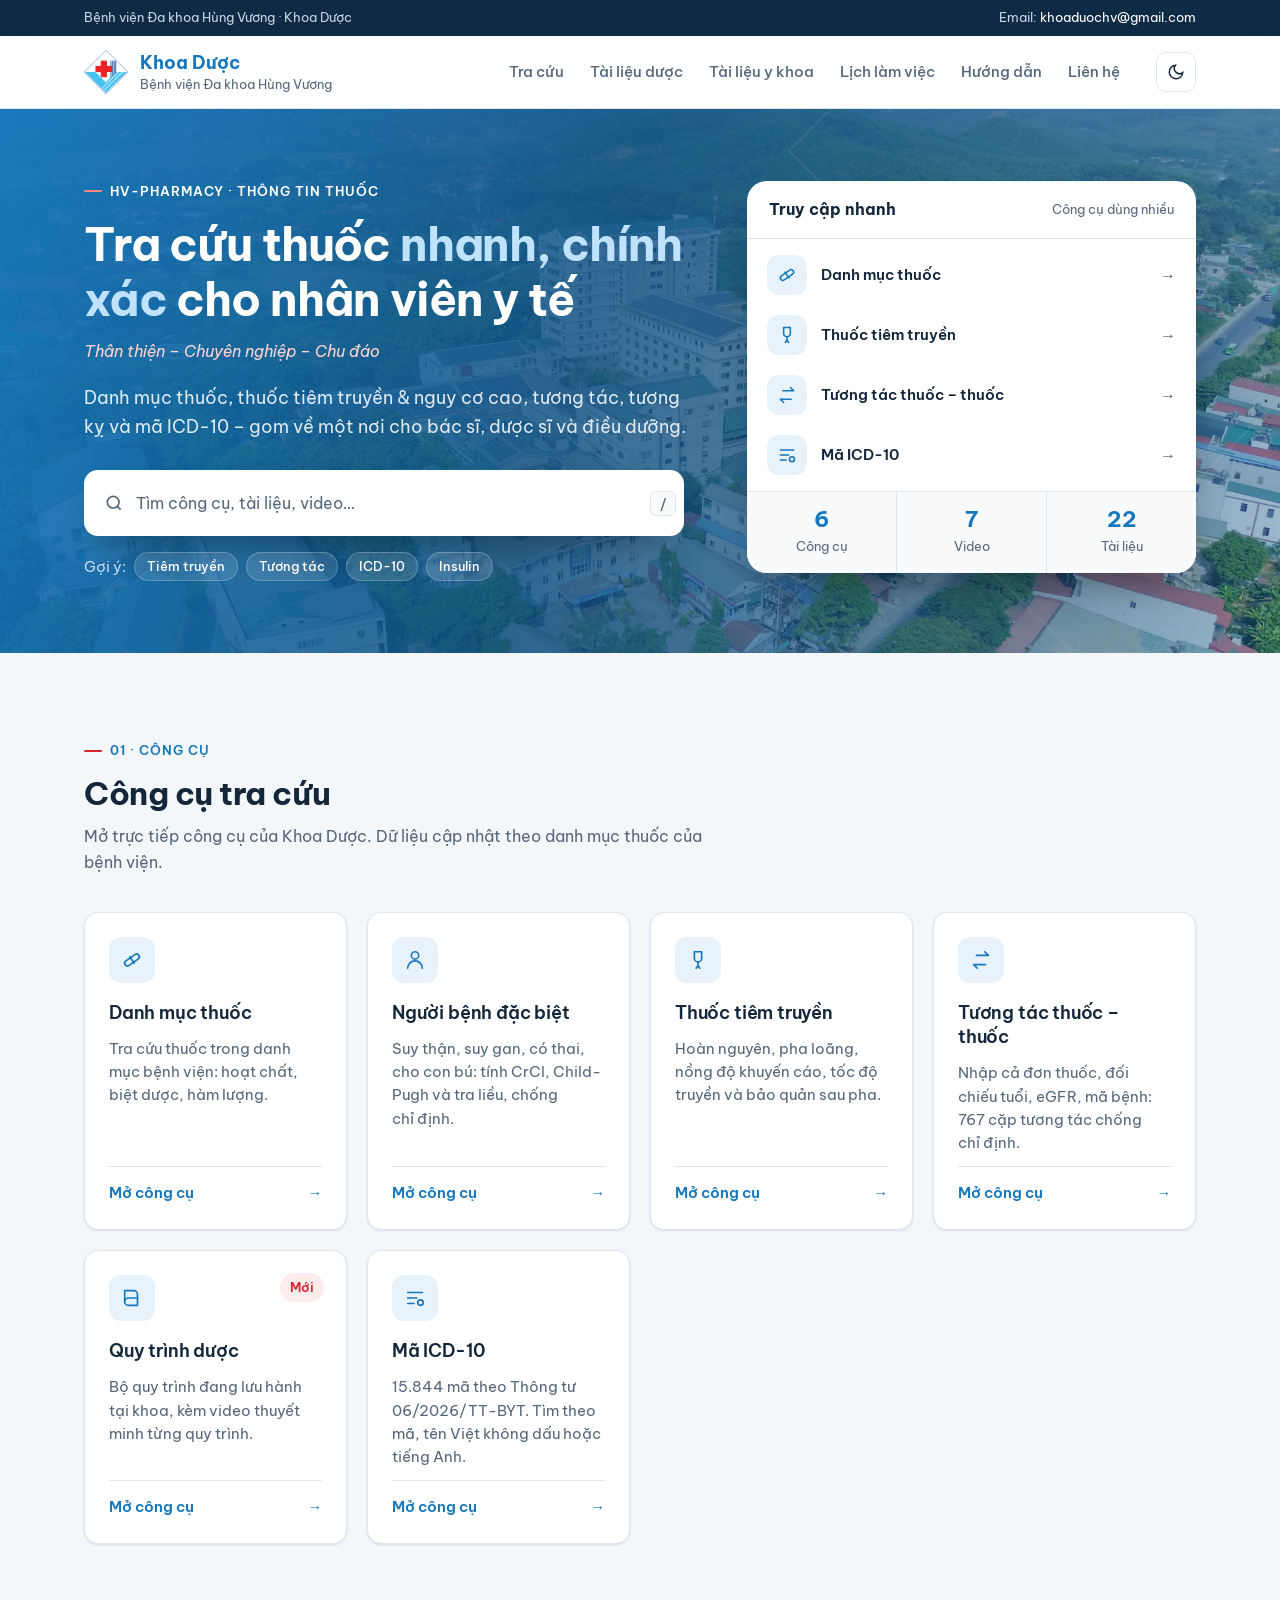
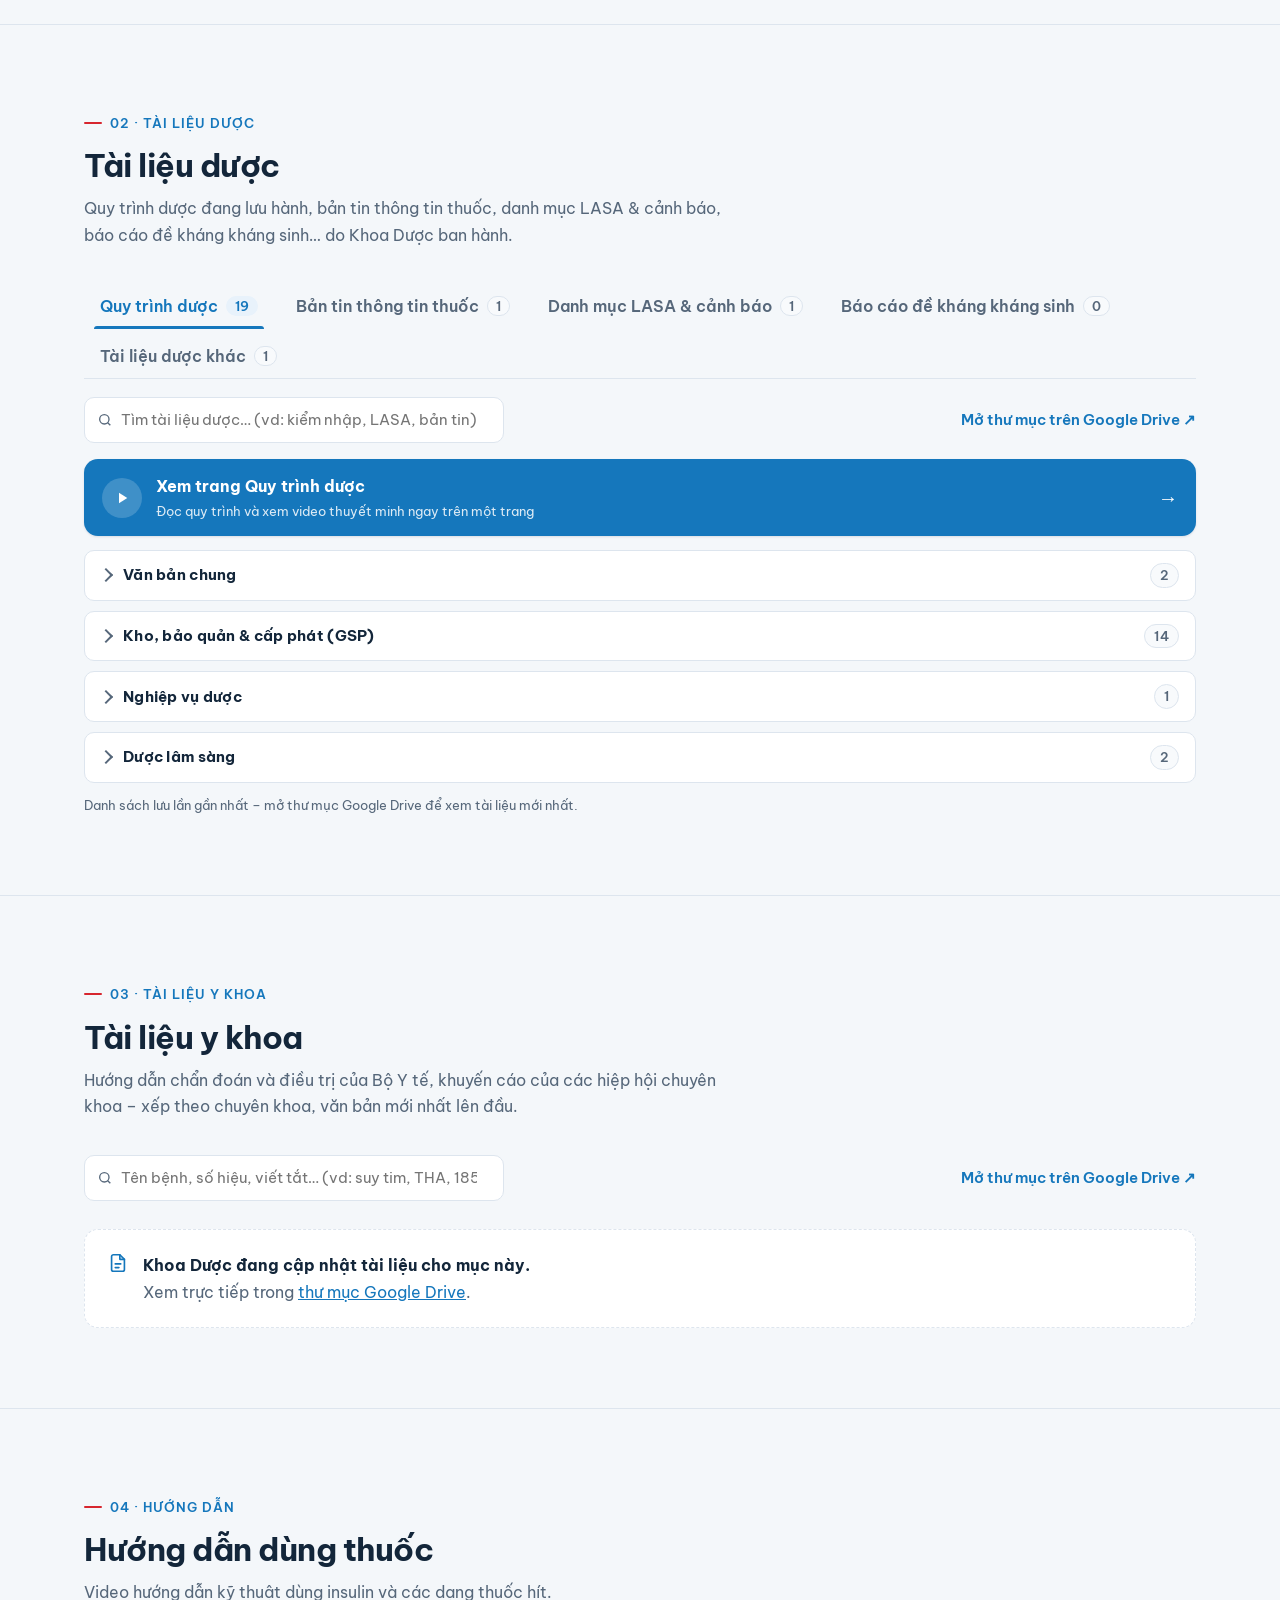
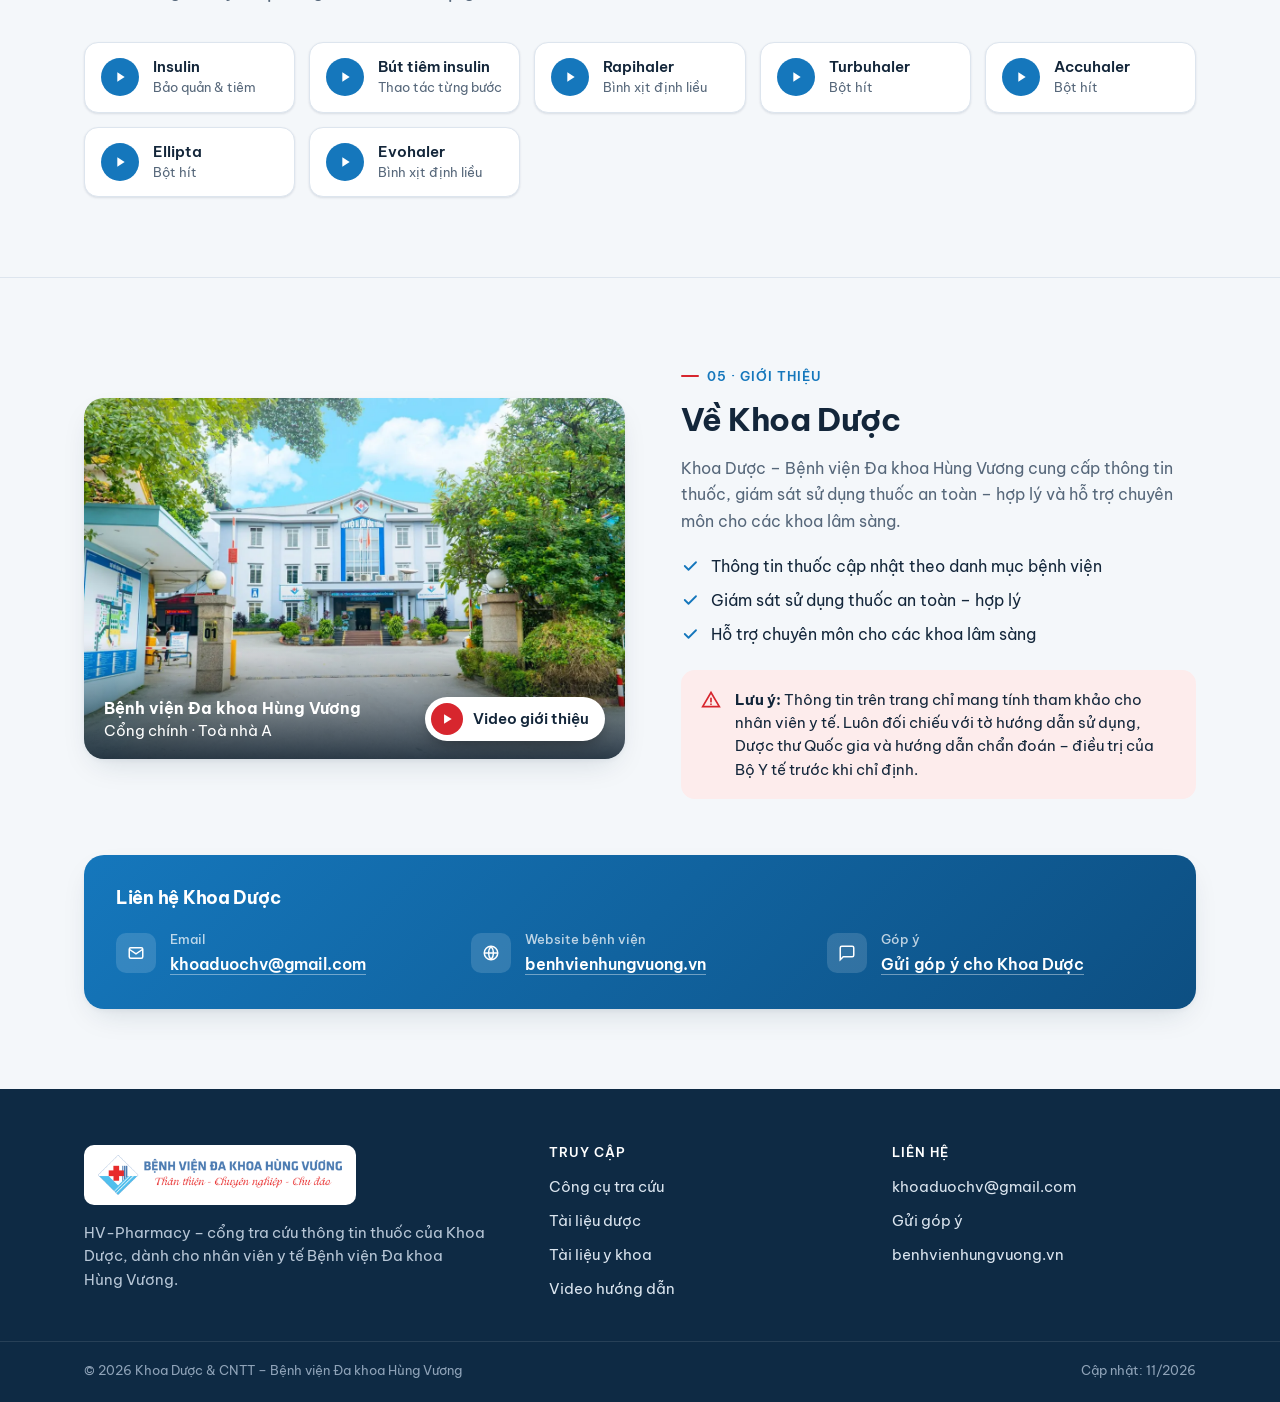
<file: index.html>
<!DOCTYPE html>
<html lang="vi">
<head>
<meta charset="utf-8">
<meta name="viewport" content="width=device-width, initial-scale=1">
<title>HV-Pharmacy · Khoa Dược BVĐK Hùng Vương</title>
<meta name="description" content="Công cụ tra cứu thông tin thuốc của Khoa Dược, Bệnh viện Đa khoa Hùng Vương.">
<meta name="theme-color" content="#1577bc">
<link rel="icon" type="image/png" href="assets/favicon-bvhv.png">
<link rel="manifest" href="manifest.webmanifest">
<meta name="apple-mobile-web-app-capable" content="yes">
<meta name="apple-mobile-web-app-title" content="Khoa Dược">
<link rel="apple-touch-icon" href="assets/favicon-bvhv.png">
<link rel="preload" as="image" href="assets/bv-toan-canh.webp" type="image/webp">
<link rel="preconnect" href="https://fonts.googleapis.com">
<link rel="preconnect" href="https://fonts.gstatic.com" crossorigin>
<link href="https://fonts.googleapis.com/css2?family=Be+Vietnam+Pro:ital,wght@0,400;0,500;0,600;0,700;1,400&display=swap" rel="stylesheet">
<link rel="stylesheet" href="assets/site.css">
</head>
<body>

<div class="topbar"><div class="wrap">
  <span>Bệnh viện Đa khoa Hùng Vương · Khoa Dược</span>
  <span>Email: <a href="mailto:khoaduochv@gmail.com">khoaduochv@gmail.com</a></span>
</div></div>

<header class="nav">
  <div class="wrap">
    <a class="logo" href="#top" aria-label="Khoa Dược – BVĐK Hùng Vương, trang chủ">
      <!-- Biểu trưng chính thức BVĐK Hùng Vương (đã được phép sử dụng) -->
      <img src="assets/favicon-bvhv.png" width="44" height="44" alt="">
      <span><b>Khoa Dược</b><small>Bệnh viện Đa khoa Hùng Vương</small></span>
    </a>
    <ul>
      <li><a href="#tra-cuu">Tra cứu</a></li>
      <li><a href="#tai-lieu">Tài liệu dược</a></li>
      <li><a href="#y-khoa">Tài liệu y khoa</a></li>
      <li><a href="lich-lam-viec.html">Lịch làm việc</a></li>
      <li><a href="#video">Hướng dẫn</a></li>
      <li><a href="#lien-he">Liên hệ</a></li>
    </ul>
    <button class="theme" id="theme" aria-label="Đổi giao diện sáng/tối">
      <svg width="18" height="18" viewBox="0 0 24 24" fill="none" stroke="currentColor" stroke-width="2" aria-hidden="true"><path d="M21 12.8A9 9 0 1 1 11.2 3a7 7 0 0 0 9.8 9.8z"/></svg>
    </button>
  </div>
</header>

<main id="top">
  <div class="hero">
    <div class="wrap">
      <div>
        <span class="label">HV-Pharmacy · Thông tin thuốc</span>
        <h1>Tra cứu thuốc <span>nhanh, chính xác</span> cho nhân viên y tế</h1>
        <p class="motto">Thân thiện – Chuyên nghiệp – Chu đáo</p>
        <p class="lead">Danh mục thuốc, thuốc tiêm truyền &amp; nguy cơ cao, tương tác, tương kỵ và mã ICD-10 – gom về một nơi cho bác sĩ, dược sĩ và điều dưỡng.</p>
        <label class="search" for="q">
          <svg width="20" height="20" viewBox="0 0 24 24" fill="none" stroke="currentColor" stroke-width="2" aria-hidden="true"><circle cx="11" cy="11" r="7"/><path d="m20 20-4-4"/></svg>
          <input id="q" type="search" placeholder="Tìm công cụ, tài liệu, video…" autocomplete="off">
          <kbd>/</kbd>
        </label>
        <div class="chips">Gợi ý:
          <button data-q="tiêm truyền">Tiêm truyền</button>
          <button data-q="tương tác">Tương tác</button>
          <button data-q="ICD">ICD-10</button>
          <button data-q="insulin">Insulin</button>
        </div>
      </div>

      <aside class="quick" aria-labelledby="quick-title">
        <div class="quick-head"><h2 id="quick-title">Truy cập nhanh</h2><span>Công cụ dùng nhiều</span></div>
        <ul id="quick"></ul>
        <div class="stats">
          <div><b id="n-tools">0</b><small>Công cụ</small></div>
          <div><b id="n-vids">0</b><small>Video</small></div>
          <div><b id="n-docs">0</b><small>Tài liệu</small></div>
        </div>
      </aside>
    </div>
  </div>

  <div class="today-bar" id="today-bar" hidden>
    <div class="wrap">
      <span class="tb-lbl"><svg width="18" height="18" viewBox="0 0 24 24" fill="none" stroke="currentColor" stroke-width="2" stroke-linecap="round" aria-hidden="true"><rect x="3" y="5" width="18" height="16" rx="2"/><path d="M16 3v4M8 3v4M3 11h18"/></svg><b>Hôm nay trực</b><small id="tb-day"></small></span>
      <span class="tb-list" id="tb-list"></span>
      <a class="tb-go" href="lich-lam-viec.html">Lịch làm việc dược →</a>
    </div>
  </div>

  <section id="tra-cuu">
    <div class="wrap">
      <div class="sec-head">
        <span class="label">01 · Công cụ</span>
        <h2>Công cụ tra cứu</h2>
        <p>Mở trực tiếp công cụ của Khoa Dược. Dữ liệu cập nhật theo danh mục thuốc của bệnh viện.</p>
      </div>
      <div class="tools" id="tools"></div>
      <div class="empty" id="tools-empty">Không có công cụ khớp từ khoá.</div>
    </div>
  </section>

  <section id="tai-lieu">
    <div class="wrap">
      <div class="sec-head">
        <span class="label">02 · Tài liệu dược</span>
        <h2>Tài liệu dược</h2>
        <p>Quy trình dược đang lưu hành, bản tin thông tin thuốc, danh mục LASA &amp; cảnh báo, báo cáo đề kháng kháng sinh… do Khoa Dược ban hành.</p>
      </div>
      <div class="tabs" role="tablist" aria-label="Loại tài liệu dược" id="doc-tabs"></div>
      <div class="doc-tools">
        <label class="doc-q"><svg width="16" height="16" viewBox="0 0 24 24" fill="none" stroke="currentColor" stroke-width="2" aria-hidden="true"><circle cx="11" cy="11" r="7"/><path d="m20 20-4-4"/></svg><input id="doc-q" type="search" placeholder="Tìm tài liệu dược… (vd: kiểm nhập, LASA, bản tin)" autocomplete="off"></label>
        <a id="doc-folder" class="doc-folder" target="_blank" rel="noopener" hidden>Mở thư mục trên Google Drive ↗</a>
      </div>
      <div id="doc-list" class="doc-list" role="tabpanel" aria-live="polite"></div>
      <div class="empty" id="docs-empty">Không có tài liệu khớp từ khoá.</div>
    </div>
  </section>

  <section id="y-khoa">
    <div class="wrap">
      <div class="sec-head">
        <span class="label">03 · Tài liệu y khoa</span>
        <h2>Tài liệu y khoa</h2>
        <p>Hướng dẫn chẩn đoán và điều trị của Bộ Y tế, khuyến cáo của các hiệp hội chuyên khoa – xếp theo chuyên khoa, văn bản mới nhất lên đầu.</p>
      </div>
      <div class="doc-tools">
        <label class="doc-q"><svg width="16" height="16" viewBox="0 0 24 24" fill="none" stroke="currentColor" stroke-width="2" aria-hidden="true"><circle cx="11" cy="11" r="7"/><path d="m20 20-4-4"/></svg><input id="yk-q" type="search" placeholder="Tên bệnh, số hiệu, viết tắt… (vd: suy tim, THA, 1857)" autocomplete="off"></label>
        <a id="yk-folder" class="doc-folder" target="_blank" rel="noopener" hidden>Mở thư mục trên Google Drive ↗</a>
      </div>
      <div class="doc-src" id="yk-src" role="group" aria-label="Lọc theo nguồn" hidden></div>
      <div id="yk-list" class="doc-list" aria-live="polite"></div>
      <div class="empty" id="yk-empty">Không có tài liệu khớp từ khoá.</div>
    </div>
  </section>

  <section id="video">
    <div class="wrap">
      <div class="sec-head">
        <span class="label">04 · Hướng dẫn</span>
        <h2>Hướng dẫn dùng thuốc</h2>
        <p>Video hướng dẫn kỹ thuật dùng insulin và các dạng thuốc hít.</p>
      </div>
      <div class="vids" id="vids"></div>
      <div class="empty" id="vids-empty">Không có video khớp từ khoá.</div>
    </div>
  </section>

  <section id="lien-he">
    <div class="wrap">
     <div class="about-grid">
      <figure class="photo">
        <img src="assets/bv-cong-chinh.webp" width="1200" height="800" loading="lazy" alt="Cổng chính và toà nhà A, Bệnh viện Đa khoa Hùng Vương">
        <figcaption>
          <span><b>Bệnh viện Đa khoa Hùng Vương</b>Cổng chính · Toà nhà A</span>
          <a class="play-btn" href="https://www.youtube.com/watch?v=bCUnUgNY9gw" target="_blank" rel="noopener"><span><svg width="14" height="14" viewBox="0 0 24 24" aria-hidden="true"><path d="M7 4v16l13-8z" fill="currentColor"/></svg></span>Video giới thiệu</a>
        </figcaption>
      </figure>
      <div class="about">
        <div class="sec-head">
          <span class="label">05 · Giới thiệu</span>
          <h2>Về Khoa Dược</h2>
        </div>
        <p>Khoa Dược – Bệnh viện Đa khoa Hùng Vương cung cấp thông tin thuốc, giám sát sử dụng thuốc an toàn – hợp lý và hỗ trợ chuyên môn cho các khoa lâm sàng.</p>
        <ul class="facts">
          <li><svg width="18" height="18" viewBox="0 0 24 24" fill="none" stroke="currentColor" stroke-width="2.4" stroke-linecap="round" stroke-linejoin="round" aria-hidden="true"><path d="m5 12 5 5L20 7"/></svg>Thông tin thuốc cập nhật theo danh mục bệnh viện</li>
          <li><svg width="18" height="18" viewBox="0 0 24 24" fill="none" stroke="currentColor" stroke-width="2.4" stroke-linecap="round" stroke-linejoin="round" aria-hidden="true"><path d="m5 12 5 5L20 7"/></svg>Giám sát sử dụng thuốc an toàn – hợp lý</li>
          <li><svg width="18" height="18" viewBox="0 0 24 24" fill="none" stroke="currentColor" stroke-width="2.4" stroke-linecap="round" stroke-linejoin="round" aria-hidden="true"><path d="m5 12 5 5L20 7"/></svg>Hỗ trợ chuyên môn cho các khoa lâm sàng</li>
        </ul>
        <div class="note">
          <svg width="20" height="20" viewBox="0 0 24 24" fill="none" stroke="currentColor" stroke-width="2" stroke-linecap="round" aria-hidden="true"><path d="M12 3 2 20h20z"/><path d="M12 10v4M12 17h.01"/></svg>
          <span><strong>Lưu ý:</strong> Thông tin trên trang chỉ mang tính tham khảo cho nhân viên y tế. Luôn đối chiếu với tờ hướng dẫn sử dụng, Dược thư Quốc gia và hướng dẫn chẩn đoán – điều trị của Bộ Y tế trước khi chỉ định.</span>
        </div>
      </div>
     </div>
      <div class="card">
        <h3>Liên hệ Khoa Dược</h3>
        <ul class="cl">
          <li><span class="ci"><svg width="18" height="18" viewBox="0 0 24 24" fill="none" stroke="currentColor" stroke-width="2" aria-hidden="true"><rect x="3" y="5" width="18" height="14" rx="2"/><path d="m3 7 9 6 9-6"/></svg></span>
            <span><small class="dt">Email</small><span class="dd"><a href="mailto:khoaduochv@gmail.com">khoaduochv@gmail.com</a></span></span></li>
          <li><span class="ci"><svg width="18" height="18" viewBox="0 0 24 24" fill="none" stroke="currentColor" stroke-width="2" aria-hidden="true"><circle cx="12" cy="12" r="9"/><path d="M3 12h18M12 3a14 14 0 0 1 0 18M12 3a14 14 0 0 0 0 18"/></svg></span>
            <span><small class="dt">Website bệnh viện</small><span class="dd"><a href="https://benhvienhungvuong.vn/" target="_blank" rel="noopener">benhvienhungvuong.vn</a></span></span></li>
          <li><span class="ci"><svg width="18" height="18" viewBox="0 0 24 24" fill="none" stroke="currentColor" stroke-width="2" aria-hidden="true"><path d="M21 15a2 2 0 0 1-2 2H7l-4 4V5a2 2 0 0 1 2-2h14a2 2 0 0 1 2 2z"/></svg></span>
            <span><small class="dt">Góp ý</small><span class="dd"><a data-gopy="Trang chủ" href="#">Gửi góp ý cho Khoa Dược</a></span></span></li>
        </ul>
      </div>
    </div>
  </section>
</main>

<footer>
  <div class="wrap foot">
    <div>
      <a href="https://benhvienhungvuong.vn/" target="_blank" rel="noopener"><img src="assets/logo-bvhv.png" width="272" height="45" alt="Bệnh viện Đa khoa Hùng Vương – Thân thiện, Chuyên nghiệp, Chu đáo"></a>
      <p>HV-Pharmacy – cổng tra cứu thông tin thuốc của Khoa Dược, dành cho nhân viên y tế Bệnh viện Đa khoa Hùng Vương.</p>
    </div>
    <div>
      <h4>Truy cập</h4>
      <ul>
        <li><a href="#tra-cuu">Công cụ tra cứu</a></li>
        <li><a href="#tai-lieu">Tài liệu dược</a></li>
        <li><a href="#y-khoa">Tài liệu y khoa</a></li>
        <li><a href="#video">Video hướng dẫn</a></li>
      </ul>
    </div>
    <div>
      <h4>Liên hệ</h4>
      <ul>
        <li><a href="mailto:khoaduochv@gmail.com">khoaduochv@gmail.com</a></li>
        <li><a data-gopy="Trang chủ" href="#">Gửi góp ý</a></li>
        <li><a href="https://benhvienhungvuong.vn/" target="_blank" rel="noopener">benhvienhungvuong.vn</a></li>
      </ul>
    </div>
  </div>
  <div class="copy"><div class="wrap"><span>© 2026 Khoa Dược &amp; CNTT – Bệnh viện Đa khoa Hùng Vương</span><span>Cập nhật: 11/2026</span></div></div>
</footer>

<script src="assets/site.js"></script>
<script>
/* ====== CẤU HÌNH: chỉ cần sửa phần này ======
   url: "" = chưa có link (hiện "Đang cập nhật")
   quick: true = hiện ở khung "Truy cập nhanh" đầu trang */
const TOOLS = [
  {name:"Danh mục thuốc", desc:"Tra cứu thuốc trong danh mục bệnh viện: hoạt chất, biệt dược, hàm lượng.", url:"danh-muc.html", icon:"pill", quick:true},
  {name:"Người bệnh đặc biệt", desc:"Suy thận, suy gan, có thai, cho con bú: tính CrCl, Child-Pugh và tra liều, chống chỉ định.", url:"dac-biet.html", icon:"user"},
  {name:"Thuốc tiêm truyền", desc:"Hoàn nguyên, pha loãng, nồng độ khuyến cáo, tốc độ truyền và bảo quản sau pha.", url:"tiem-truyen.html", icon:"drip", quick:true},
  {name:"Tương tác thuốc – thuốc", desc:"Nhập cả đơn thuốc, đối chiếu tuổi, eGFR, mã bệnh: 767 cặp tương tác chống chỉ định.", url:"tuong-tac.html", icon:"swap", quick:true},
  /* Tạm ẩn (20/11/2026) – chờ khoa có dữ liệu tương hợp theo cặp thuốc:
  {name:"Tương hợp – tương kỵ", desc:"Khả năng phối hợp các thuốc tiêm trong cùng dây truyền, bơm tiêm.", url:"", icon:"flask"}, */
  {name:"Quy trình dược", desc:"Bộ quy trình đang lưu hành tại khoa, kèm video thuyết minh từng quy trình.", url:"quy-trinh.html", icon:"book", tag:"Mới"},
  {name:"Mã ICD-10", desc:"15.844 mã theo Thông tư 06/2026/TT-BYT. Tìm theo mã, tên Việt không dấu hoặc tiếng Anh.", url:"icd10.html", icon:"code", quick:true},
];
/* Tài liệu không nằm trên Drive (link ngoài) – hiện ở thẻ Bản tin. Để trống nếu không có. */
const DOCS = [];
/* TAI_LIEU_API, DOC_TEN (tên hiển thị file Drive) nằm trong assets/site.js – dùng chung với trang quy-trinh.html */
/* Thư mục Drive của từng nguồn tài liệu – khoa thả file vào là web tự cập nhật (~10 phút) */
const THU_MUC_TL = {
  "quy-trinh":"https://drive.google.com/drive/folders/1RI_Y60N3w6CzqMHgUBG38_mYIgDGdWUX",   // Bộ quy trình đang lưu hành tại khoa
  "ban-tin":"https://drive.google.com/drive/folders/1Fb6xNTXmUHgCfI6PXK6dWdBboqF_zxwf",     // Thông tin Dược
  "guideline":"https://drive.google.com/drive/folders/1zrxNfSoJDxo_HCVU3XYnAjUGEQ9cicet",   // Tài liệu y khoa
};
/* Mục 02 – Tài liệu dược: thẻ "Quy trình dược" + các thẻ đọc từ thư mục "Thông tin Dược".
   THÊM LOẠI TÀI LIỆU MỚI: tạo THƯ MỤC CON trong "Thông tin Dược" (vd "Báo cáo sử dụng thuốc") → web tự thêm thẻ cùng tên.
   File để ở gốc thư mục được xếp vào thẻ theo từ khoá trong tên (tu, không dấu). Các thẻ dưới đây hiện cả khi chưa có file. */
const DUOC_MUC = [
  {ten:"Bản tin thông tin thuốc", tu:/ban tin/},
  {ten:"Danh mục LASA & cảnh báo", tu:/lasa|canh bao|nhin giong|doc giong/},
  {ten:"Báo cáo đề kháng kháng sinh", tu:/de khang|khang sinh do|vi sinh|amr/},
];
const DUOC_KHAC = "Tài liệu dược khác";
const VIDEOS = [
  {name:"Insulin", note:"Bảo quản & tiêm", url:"https://drive.google.com/file/d/111R34ixFN2o9twGQJBwj5TNffeySJm03/view"},
  {name:"Bút tiêm insulin", note:"Thao tác từng bước", url:"https://drive.google.com/file/d/1h_NZ-qTBF2FPaFSiuTEOFd7xfVcfDAvc/view"},
  {name:"Rapihaler", note:"Bình xịt định liều", url:"https://drive.google.com/file/d/1PbWdHm2KPTOtTAW9oPAx6RDsUuDOaP2S/view"},
  {name:"Turbuhaler", note:"Bột hít", url:"https://drive.google.com/file/d/1tH1ISUxo6LavpvibzW5SULmsfhlRk_aD/view"},
  {name:"Accuhaler", note:"Bột hít", url:"https://drive.google.com/file/d/1o_2HTh-xk2bpuANbSpfHa57EiIXbHIHQ/view"},
  {name:"Ellipta", note:"Bột hít", url:"https://drive.google.com/file/d/1eVeEs1D94iMk69fl_jcxlbwyTuxK25L4/view"},
  {name:"Evohaler", note:"Bình xịt định liều", url:"https://drive.google.com/file/d/1Uuz3xU9GD7kOzHSyDWR2c-DsbzfbiXGo/view"},
];
/* ============================================ */

const ICONS={
  pill:'<rect x="3" y="9" width="18" height="6" rx="3" transform="rotate(-35 12 12)"/><path d="m9.5 8.5 5 7"/>',
  book:'<path d="M4 4h10a4 4 0 0 1 4 4v12H8a4 4 0 0 1-4-4z"/><path d="M4 16a4 4 0 0 1 4-4h10"/>',
  user:'<circle cx="12" cy="7" r="4"/><path d="M4 21a8 8 0 0 1 16 0"/>',
  drip:'<path d="M8 3h8v7a4 4 0 0 1-8 0z"/><path d="M12 14v4m0 0-2 3m2-3 2 3"/>',
  swap:'<path d="M7 7h13l-4-4M17 17H4l4 4"/>',
  flask:'<path d="M9 3h6M10 3v6L4 19a2 2 0 0 0 2 3h12a2 2 0 0 0 2-3L14 9V3"/><path d="M7 15h10"/>',
  code:'<path d="M4 6h16M4 12h10M4 18h7"/><circle cx="18" cy="17" r="3"/>',
  doc:'<path d="M14 3H7a2 2 0 0 0-2 2v14a2 2 0 0 0 2 2h10a2 2 0 0 0 2-2V8z"/><path d="M14 3v5h5M9 13h6M9 17h4"/>'
};
const svg=(p,s=22)=>`<svg width="${s}" height="${s}" viewBox="0 0 24 24" fill="none" stroke="currentColor" stroke-width="1.8" stroke-linecap="round" stroke-linejoin="round" aria-hidden="true">${p}</svg>`;
/* Link trong site (vd: danh-muc.html) mở cùng tab; link ngoài mở tab mới */
const ext=u=>!u?'':/^https?:/.test(u)?` href="${u}" target="_blank" rel="noopener"`:` href="${u}"`;
const norm=s=>s.normalize('NFD').replace(/[̀-ͯ]/g,'').replace(/đ/gi,'d').toLowerCase();
const $=id=>document.getElementById(id);

/* Khung truy cập nhanh + số liệu */
$('quick').innerHTML=TOOLS.filter(x=>x.quick&&x.url).map(x=>`<li><a${ext(x.url)}><span class="ico">${svg(ICONS[x.icon],20)}</span><b>${x.name}</b><span class="arr">→</span></a></li>`).join('');
$('n-tools').textContent=TOOLS.filter(x=>x.url).length;
$('n-vids').textContent=VIDEOS.filter(x=>x.url).length;
$('n-docs').textContent=DOCS.filter(x=>x.url).length;
const qi=$('q');

/* ---------- Tài liệu (thẻ con) ---------- */
let DOCDATA={"quy-trinh":[],"guideline":[]}, DOC_BAN_TAM=false, BYT={}, BYT_DS=[];
let docTab=(()=>{try{return localStorage.getItem('hv-doc-tab')||'quy-trinh'}catch(e){return 'quy-trinh'}})();
let docSrc='all';                 /* thẻ Guideline: lọc nguồn all | byt | hh */
const docOpen=new Set();          /* nhóm chuyên khoa người dùng đã mở */
const NHOM_QT={GSP:"Kho, bảo quản & cấp phát (GSP)",NVD:"Nghiệp vụ dược",DLS:"Dược lâm sàng"};
const NGUON={byt:"Bộ Y tế",hh:"Hiệp hội"};
/* Viết tắt trong tên file → chữ đầy đủ (so khớp cả từ, không phân biệt hoa thường) */
const TU_TAT={hdcddt:"Hướng dẫn chẩn đoán và điều trị",hddcdddt:"Hướng dẫn chẩn đoán và điều trị",hdcdxt:"Hướng dẫn chẩn đoán và xử trí",
  hd:"Hướng dẫn",kc:"Khuyến cáo",htmvn:"Hội Tim mạch Việt Nam",vr:"virus",vx:"vắc xin",hc:"hội chứng","đtđ":"đái tháo đường",
  yhct:"y học cổ truyền",rhm:"răng hàm mặt",yh:"y học",pnmt:"phụ nữ mang thai",ng:"người","đtr":"điều trị",san:"sán","bênh":"bệnh",tre:"trẻ"};
const moRong=s=>s.split(/(\s+)/).map(w=>TU_TAT[w.toLowerCase()]||w).join('').replace(/huyết áo/gi,'huyết áp').replace(/cở sở/gi,'cơ sở').replace(/phình đại/gi,'phì đại');
/* Tìm kiếm: gõ viết tắt vẫn ra (THA → tăng huyết áp) */
const DONG_NGHIA={tha:"tang huyet ap",dtd:"dai thao duong",copd:"tac nghen man tinh",bptnmt:"tac nghen man tinh",vpmpcd:"mac phai cong dong",
  thkttm:"huyet khoi tinh mach",ttp:"tien liet",ut:"ung thu",ctm:"cong thuc mau",yhct:"y hoc co truyen",tbmmn:"dot quy",ckd:"than man"};
/* Đoán chuyên khoa cho tài liệu chưa có (hiệp hội, văn bản ngoài danh mục 132) – tên trùng tên nhóm của Medinet */
const CK_DOAN=[["Ung bướu",/ung thu|ung buou/],["Tim mạch",/tim mach|huyet ap|\btha\b|rung nhi|suy tim|co tim|mach vanh|dong mach|thuyen tac|huyet khoi|lipid/],
  ["Nhãn khoa",/vong mac|thuy tinh the|dich kinh|benh ve mat/],["Nội tiết - Dinh dưỡng",/dai thao duong|beo phi|noi tiet|dinh duong|an dam|nhin an/],
  ["Hô hấp",/phoi|ho hap|\bhen\b/],["Truyền nhiễm",/covid|virus|\blao\b|\bsot\b|\bcum\b|\bsoi\b|ebola|marburg|nipah|hanta|dau mua khi|rubella|zika|dich hach|nam xam lan|lay nhiem/],
  ["Sản phụ khoa",/thai|tu cung|san khoa|san phu/],["Nhi khoa",/\btre\b|so sinh/],["Thận - Tiết niệu",/\bthan\b|tiet nieu|tien liet/],
  ["Huyết học",/huyet hoc|hemophilia|tieu cau/],["Ký sinh trùng",/\bsan (la|day)|\bgiun\b|ky sinh/],["Đa chuyên khoa",/giam nhe/],["Y học cổ truyền",/y hoc co truyen/],["Da liễu",/da lieu/],["Hồi sức cấp cứu",/cap cuu|hoi suc/]];
const doanCK=s=>{const t=' '+norm(s)+' ';const r=CK_DOAN.find(([,re])=>re.test(t));return r?r[0]:''};
/* Tra văn bản BYT trong danh mục 132 (data/huong-dan-byt.json): ưu tiên trùng ngày + số; sai số nhưng đúng ngày duy nhất vẫn nhận */
function timBYT(so,iso){
  const cungNgay=BYT_DS.filter(x=>x.iso===iso);
  return (so&&cungNgay.find(x=>x.so===so)||cungNgay.length===1&&cungNgay[0]||so&&BYT_DS.filter(x=>x.so===so&&x.y===iso.slice(0,4)).length===1&&BYT_DS.find(x=>x.so===so&&x.y===iso.slice(0,4))||{}).stt||0;
}
/* Làm gọn tên file: bỏ đuôi, số thứ tự, "signed-", "_0001"; tách mã QT.xx… hoặc số hiệu văn bản */
function cleanDoc(f,key){
  let s=f.ten.replace(/(\.(pdf|docx?|xlsx?|pptx?))+$/i,'').replace(/_0001$|_compressed$/i,'').replace(/^\d+\.\s*/,'');
  let code='', stt=0, ngay='', nam='', ck='', nguon='', hang=0;
  const cay=(f.nhomCon||'').split(' / ');
  if(key==='guideline'){nguon=/hiệp hội|hội /i.test(cay[0])?'hh':'byt';ck=cay[1]||'';}
  let b=s.match(/^(\d{1,3}) - ([^ ]+-BYT) - (.+)$/);                     /* 037 - 2187-QĐ-BYT - Tên */
  if(b){stt=+b[1];code=b[2].replace(/-(?=.*-BYT$)/g,'/');s=b[3];hang=2;
    const r=BYT[stt];if(!r||r[0].split('/')[0]!==code.split('/')[0])stt=0;}
  else if(key==='guideline'&&(b=s.match(/^(\d{4})(\d{2})(\d{2})\s+(?:(\d{1,5})\s+)?(.+)$/))){   /* 20220705 1857 HDCDDT … */
    ngay=b[3]+'/'+b[2]+'/'+b[1];s=b[5];if(b[4])code=b[4]+'/QĐ-BYT';stt=timBYT(b[4]||'',b[1]+'-'+b[2]+'-'+b[3]);hang=1;}
  const m=!hang&&s.match(/\bQT[ .]?(\d+)((?:\.[A-Z]{2,6})*)/i);
  if(m){code=('QT.'+m[1].padStart(2,'0')+m[2]).toUpperCase();s=s.replace(m[0],'');}
  if(stt&&BYT[stt]){const r=BYT[stt];code=r[0];ngay=r[1];ck=ck||r[2];}
  if(nguon==='hh'){nam=(s.match(/\((\d{4})\)/)||s.match(/\b(20\d{2})\b/)||[])[1]||'';s=s.replace(/\s*\(\d{4}\)\s*/,' ');}
  if(!/\s/.test(s))s=s.replace(/-/g,' ');
  s=s.replace(/signed-/gi,'').replace(/\(\s*\)/g,'').replace(/_/g,' ').replace(/^[\s.\-–]+|[\s.\-–]+$/g,'').replace(/,(?=\S)/g,', ').replace(/\s{2,}/g,' ');
  if(key==='guideline')s=moRong(s).replace(/^(về\s+)?(việc\s+)?(ban hành\s+)?(tài liệu chuyên môn\s+)?/i,'');
  if(s===s.toUpperCase()&&/[A-ZĐ]/.test(s))s=s.toLowerCase();
  const ov=DOC_TEN[f.id]; if(ov){s=ov[0];if(ov[1])code=ov[1];}
  s=s.charAt(0).toUpperCase()+s.slice(1);
  const suf=(code.match(/\.(GSP|NVD|DLS)$/)||[])[1];
  if(key==='guideline'&&!ck)ck=doanCK(s)||'Khác';
  const ngayISO=ngay?ngay.split('/').reverse().join('-'):nam?nam+'-01-01':'';
  return {...f,code,tenHT:s,ngayBH:ngay,nam,ngayISO,nguon,hang,stt,so:stt||(/^QT/.test(code)?parseInt(code.slice(3)):999),
    nhom:key==='guideline'?ck:key==='quy-trinh'?(NHOM_QT[suf]||"Văn bản chung"):key==='ban-tin'?mucDuoc(f,s):(f.nhomCon||"Tài liệu"),
    soBT:+((s.match(/số\s*(\d+)/i)||[])[1]||0),
    url:'https://drive.google.com/file/d/'+f.id+'/view'};
}
/* Thứ tự nhóm quy trình: văn bản chung → GSP → NVD → DLS; nhóm khác theo ABC, "Khác" cuối */
const nhomRank=g=>{const i=["Văn bản chung",NHOM_QT.GSP,NHOM_QT.NVD,NHOM_QT.DLS,...DUOC_MUC.map(x=>x.ten)].indexOf(g);return i<0?(g==='Khác'?99:9):i};
/* Tài liệu dược: thư mục con cấp 1 trong "Thông tin Dược" = 1 thẻ; file ở gốc → theo từ khoá tên (DUOC_MUC) */
const mucDuoc=(f,s)=>{const top=(f.nhomCon||'').split(' / ')[0], t=norm(top||s), m=DUOC_MUC.find(x=>x.tu.test(t));return m?m.ten:(top||DUOC_KHAC)};
const fmtDate=s=>{const d=new Date(s);return isNaN(d)?'':d.toLocaleDateString('vi-VN')};
const fmtSize=kb=>kb>=1024?(kb/1024).toFixed(1).replace('.',',')+' MB':kb+' KB';
const LOAI_DOC=/pdf|wordprocessing|msword|google-apps\.(document|presentation)|presentation/;
const moiBanHanh=x=>x.ngayBH&&(Date.now()-new Date(x.ngayISO))<365*864e5;
const _docCache={};
function docItems(key){
  const raw=DOCDATA[key]||[];
  if(_docCache[key]&&_docCache[key].raw===raw&&_docCache[key].n===BYT_DS.length)return _docCache[key].v;
  const ngoai=key==='ban-tin'?DOCS.map(x=>({tenHT:x.name,code:'',meta:x.kind+' · '+x.note,url:x.url,nhom:x.kind,so:999,soBT:0})):[];
  /* Chỉ hiện tài liệu (PDF, Word, Google Docs…) – bỏ CSV/Excel/ảnh/Thumbs.db.
     Gộp bản trùng: cùng văn bản BYT (cùng STT danh mục) hoặc cùng tên → 1 dòng: mở PDF (bản nhẹ nhất), kèm nút Word. */
  const byKey=new Map();
  for(const f of raw.filter(f=>LOAI_DOC.test(f.loai||'application/pdf'))){
    const d=cleanDoc(f,key), isW=/word/.test(f.loai||'');
    const k=key==='guideline'?(d.nguon==='byt'&&d.stt?'stt'+d.stt:d.nguon+'|'+norm(d.tenHT)):d.nhom+'|'+d.tenHT+'|'+d.code;
    let o=byKey.get(k);
    if(!o){o={...d,pdf:null,word:null};byKey.set(k,o);}
    else if(d.hang>o.hang){Object.assign(o,{tenHT:d.tenHT,hang:d.hang});}
    if(isW){if(!o.word)o.word=d;}else if(!o.pdf||(d.kb||0)<(o.pdf.kb||0))o.pdf=d;
  }
  const ds=[...byKey.values()].map(o=>{const main=o.pdf||o.word;
    const d={...o,url:main.url,kb:main.kb,congKhai:main.congKhai,capNhat:main.capNhat,altUrl:o.pdf&&o.word?o.word.url:'',
      fmt:o.pdf&&o.word?'PDF + Word':o.pdf?(/pdf/.test(o.pdf.loai||'pdf')?'PDF':''):'Word'};
    d.meta=[key==='guideline'?NGUON[d.nguon]:'',d.code,d.ngayBH?'ban hành '+d.ngayBH:d.nam?'năm '+d.nam:key==='guideline'?'':(d.capNhat&&('cập nhật '+fmtDate(d.capNhat))),d.fmt].filter(Boolean).join(' · ');
    return d});
  /* trong 1 nhóm: văn bản ban hành mới nhất lên đầu */
  const v=ngoai.concat(ds).sort((a,b)=>nhomRank(a.nhom)-nhomRank(b.nhom)||a.nhom.localeCompare(b.nhom,'vi')||(b.ngayISO||'').localeCompare(a.ngayISO||'')||(b.soBT||0)-(a.soBT||0)||a.so-b.so||(key==='ban-tin'?String(b.capNhat).localeCompare(String(a.capNhat)):0)||a.tenHT.localeCompare(b.tenHT,'vi'));
  _docCache[key]={raw,n:BYT_DS.length,v};
  return v;
}
/* Bộ lọc tìm kiếm dùng chung: viết tắt (THA, COPD…) chỉ khớp nguyên từ hoặc cụm đầy đủ – tránh "tha" khớp nhầm "tháo" */
function boLoc(q,inputId){
  const ws=norm(((q||'')+' '+$(inputId).value).trim()).split(/\s+/).filter(Boolean);
  const wre=ws.map(w=>DONG_NGHIA[w]||w.length<=2?new RegExp('(^|[^a-z0-9])'+w.replace(/[^a-z0-9]/g,'\\$&')+'($|[^a-z0-9])'):null);
  const match=x=>{const t=norm(x.tenHT+' '+x.code+' '+x.meta+' '+x.nhom);return ws.every((w,i)=>wre[i]?(wre[i].test(t)||!!DONG_NGHIA[w]&&t.includes(DONG_NGHIA[w])):t.includes(w))};
  return {ws,match};
}
const PLAY=svg('<path d="M8 5v14l11-7z" fill="currentColor" stroke="none"/>',18);
function dongTL(x,{isG,banTinMoi}){const tag=x.url?'a':'div', lon=x.kb>20480;
  return `<li${x.altUrl?' class="has-alt"':''}>${x.altUrl?`<a class="alt"${ext(x.altUrl)} aria-label="Bản Word: ${x.tenHT}">Word</a>`:''}<${tag}${ext(x.url)}><span class="ico">${svg(ICONS.doc,20)}</span><span><b>${x.tenHT}${x===banTinMoi?' <em class="new-t">Mới nhất</em>':''}${isG&&moiBanHanh(x)?' <em class="new-t">Mới</em>':''}</b><small>${x.meta}${x.kb?` · <span${lon?' class="big-t" title="File lớn – mở trên điện thoại có thể chậm"':''}>${fmtSize(x.kb)}${lon?' · file lớn':''}</span>`:''}${x.congKhai===false?' · <em class="warn-t">chưa chia sẻ công khai</em>':''}</small></span>${x.url?'<span class="arr">↗</span>':'<span class="state">Đang cập nhật</span>'}</${tag}></li>`}
const choCapNhat=thuMuc=>`<div class="doc-wait">${svg(ICONS.doc,22)}<div><b>Khoa Dược đang cập nhật tài liệu cho mục này.</b>${thuMuc?(DOC_BAN_TAM?`<br>Xem trực tiếp trong <a href="${thuMuc}" target="_blank" rel="noopener">thư mục Google Drive</a>.`:`<br>Tài liệu thêm vào <a href="${thuMuc}" target="_blank" rel="noopener">thư mục Google Drive</a> sẽ tự hiện ở đây.`):''}</div></div>`;

/* ===== Mục 02 – Tài liệu dược (thẻ) ===== */
function duocTabs(){
  const bt=docItems('ban-tin');
  const moi=[...new Set(bt.map(x=>x.nhom))].filter(c=>!DUOC_MUC.some(m=>m.ten===c)&&c!==DUOC_KHAC).sort((a,b)=>a.localeCompare(b,'vi'));
  const cats=[...DUOC_MUC.map(m=>m.ten),...moi,...(bt.some(x=>x.nhom===DUOC_KHAC)?[DUOC_KHAC]:[])];
  return [{key:'quy-trinh',ten:'Quy trình dược',items:docItems('quy-trinh'),thuMuc:THU_MUC_TL['quy-trinh']},
    ...cats.map(c=>({key:'d:'+c,ten:c,items:bt.filter(x=>x.nhom===c),thuMuc:THU_MUC_TL['ban-tin']}))];
}
function renderDuoc(q){
  const {ws,match}=boLoc(q,'doc-q'), tabs=duocTabs();
  const hits={};tabs.forEach(t=>hits[t.key]=t.items.filter(match));
  const tab=tabs.find(t=>t.key===docTab)||tabs[0];
  $('doc-tabs').innerHTML=tabs.map(t=>`<button role="tab" class="tab" data-k="${t.key}" aria-selected="${t===tab}" tabindex="${t===tab?0:-1}">${t.ten}<span>${hits[t.key].length}</span></button>`).join('');
  { const sel=$('doc-tabs').querySelector('[aria-selected=true]'); if(sel) $('doc-tabs').scrollLeft=sel.offsetLeft-16; }  /* điện thoại: thẻ đang chọn luôn trong tầm nhìn */
  $('doc-folder').hidden=!tab.thuMuc; if(tab.thuMuc)$('doc-folder').href=tab.thuMuc;
  if(!tab.items.length){$('doc-list').innerHTML=choCapNhat(tab.thuMuc);$('docs-empty').style.display='none';return}
  const shown=hits[tab.key], isQT=tab.key==='quy-trinh';
  const banner=isQT?`<a class="doc-banner" href="quy-trinh.html"><span class="ico">${PLAY}</span><span><b>Xem trang Quy trình dược</b><small>Đọc quy trình và xem video thuyết minh ngay trên một trang</small></span><span class="arr">→</span></a>`:'';
  const o={isG:false,banTinMoi:shown.find(y=>y.nhom==="Bản tin thông tin thuốc")};
  /* Quy trình: chia nhóm GSP/NVD/DLS; thẻ khác: 1 danh sách (mới nhất lên đầu) */
  const groups=isQT?[...new Set(shown.map(x=>x.nhom))]:[''];
  $('doc-list').innerHTML=banner+groups.map(g=>{const its=isQT?shown.filter(x=>x.nhom===g):shown;if(!its.length)return '';
    return g?`<details class="dgrp" data-g="${g}"${ws.length||docOpen.has(g)?' open':''}><summary class="dgroup"><span>${g}</span><span class="cnt">${its.length}</span></summary><div class="panel"><ul class="list">${its.map(x=>dongTL(x,o)).join('')}</ul></div></details>`
            :`<div class="panel"><ul class="list">${its.map(x=>dongTL(x,o)).join('')}</ul></div>`}).join('')
    +(DOC_BAN_TAM&&tab.thuMuc?'<p class="doc-note">Danh sách lưu lần gần nhất – mở thư mục Google Drive để xem tài liệu mới nhất.</p>':'');
  /* Không có kết quả ở thẻ này nhưng có ở thẻ khác → gợi ý chuyển thẻ */
  const other=tabs.find(t=>t!==tab&&hits[t.key].length);
  $('docs-empty').innerHTML=shown.length?'':(ws.length&&other?`Không có trong mục này. <button type="button" class="link-btn" data-go="${other.key}">Xem ${hits[other.key].length} kết quả ở “${other.ten}” →</button>`:'Không có tài liệu khớp từ khoá.');
  $('docs-empty').style.display=shown.length?'none':'block';
}
$('doc-tabs').addEventListener('click',e=>{const b=e.target.closest('.tab');if(!b)return;docTab=b.dataset.k;try{localStorage.setItem('hv-doc-tab',docTab)}catch(x){};renderDuoc(qi.value)});
$('doc-tabs').addEventListener('keydown',e=>{if(!/Arrow(Left|Right)/.test(e.key))return;const ts=[...$('doc-tabs').children],i=ts.findIndex(b=>b.getAttribute('aria-selected')==='true'),n=(i+(e.key==='ArrowRight'?1:-1)+ts.length)%ts.length;docTab=ts[n].dataset.k;renderDuoc(qi.value);$('doc-tabs').children[n].focus()});
$('doc-q').addEventListener('input',()=>renderDuoc(qi.value));
$('doc-list').addEventListener('toggle',e=>{const d=e.target;if(d.matches&&d.matches('details.dgrp'))d.open?docOpen.add(d.dataset.g):docOpen.delete(d.dataset.g)},true);
$('docs-empty').addEventListener('click',e=>{const b=e.target.closest('[data-go]');if(!b)return;docTab=b.dataset.go;renderDuoc(qi.value)});

/* ===== Mục 03 – Tài liệu y khoa (guideline theo chuyên khoa) ===== */
function renderYK(q){
  const {ws,match}=boLoc(q,'yk-q'), items=docItems('guideline'), hit=items.filter(match);
  $('yk-folder').hidden=false; $('yk-folder').href=THU_MUC_TL.guideline;
  const srcBox=$('yk-src');
  if(!items.length){srcBox.hidden=true;$('yk-list').innerHTML=choCapNhat(THU_MUC_TL.guideline);$('yk-empty').style.display='none';return}
  const n=s=>hit.filter(x=>s==='all'||x.nguon===s).length;
  srcBox.hidden=false;
  srcBox.innerHTML=[['all','Tất cả'],['byt','Bộ Y tế'],['hh','Hiệp hội']].map(([s,t])=>`<button type="button" class="chip" data-src="${s}" aria-pressed="${docSrc===s}">${t}<span>${n(s)}</span></button>`).join('')
    +`<button type="button" class="chip chip-ghost" id="yk-toggle-all"></button>`;
  const shown=hit.filter(x=>docSrc==='all'||x.nguon===docSrc), groups=[...new Set(shown.map(x=>x.nhom))];
  /* Nhóm thu gọn khi không tìm kiếm → nhìn như mục lục chuyên khoa; tìm kiếm/ít mục thì mở hết */
  const autoOpen=ws.length>0||shown.length<=25||groups.length<=2, o={isG:true};
  $('yk-list').innerHTML='<div class="dgrid">'+groups.map(g=>{const its=shown.filter(x=>x.nhom===g), open=autoOpen||docOpen.has(g);
    return `<details class="dgrp" data-g="${g}"${open?' open':''}><summary class="dgroup"><span>${g}</span><span class="cnt">${its.length}</span></summary><div class="panel"><ul class="list">${its.map(x=>dongTL(x,o)).join('')}</ul></div></details>`}).join('')+'</div>'
    +(DOC_BAN_TAM?'<p class="doc-note">Danh sách lưu lần gần nhất – mở thư mục Google Drive để xem tài liệu mới nhất.</p>':'');
  const tg=$('yk-toggle-all'), all=[...$('yk-list').querySelectorAll('details.dgrp')];
  tg.textContent=all.length&&all.every(d=>d.open)?'Thu gọn tất cả':'Mở tất cả'; tg.hidden=autoOpen;
  $('yk-empty').style.display=shown.length?'none':'block';
}
$('yk-q').addEventListener('input',()=>renderYK(qi.value));
$('yk-src').addEventListener('click',e=>{
  const c=e.target.closest('[data-src]');
  if(c){docSrc=c.dataset.src;renderYK(qi.value);return}
  if(e.target.id==='yk-toggle-all'){const all=[...$('yk-list').querySelectorAll('details.dgrp')],mo=!all.every(d=>d.open);all.forEach(d=>{d.open=mo;mo?docOpen.add(d.dataset.g):docOpen.delete(d.dataset.g)});e.target.textContent=mo?'Thu gọn tất cả':'Mở tất cả';}
});
$('yk-list').addEventListener('toggle',e=>{const d=e.target;if(!d.matches||!d.matches('details.dgrp'))return;d.open?docOpen.add(d.dataset.g):docOpen.delete(d.dataset.g);
  const tg=$('yk-toggle-all');if(tg){const all=[...$('yk-list').querySelectorAll('details.dgrp')];tg.textContent=all.every(x=>x.open)?'Thu gọn tất cả':'Mở tất cả';}},true);
function renderDocs(q){renderDuoc(q);renderYK(q)}
async function loadDocs(){
  /* danh mục 132 hướng dẫn BYT (số hiệu, ngày ban hành, chuyên khoa) – tĩnh, nhỏ; có thì vẽ lại */
  fetch('data/huong-dan-byt.json').then(r=>r.json()).then(d=>{BYT=d.stt||{};
    BYT_DS=Object.entries(BYT).map(([k,v])=>({stt:+k,so:v[0].split('/')[0],iso:v[1].split('/').reverse().join('-'),y:v[1].slice(-4)}));
    capNhatSoDocs();renderDocs(qi.value)}).catch(()=>{});
  const apply=d=>{veHomNayTruc(d.lich);DOCDATA=d.nhom||DOCDATA;DOC_BAN_TAM=!!d.banTam;capNhatSoDocs();renderDocs(qi.value)};
  let cached=null;try{cached=JSON.parse(localStorage.getItem('hv-docs-v1')||'null')}catch(e){}
  if(cached)apply(cached);
  for(const u of [TAI_LIEU_API,'data/tai-lieu.json'].filter(Boolean)){
    try{const r=await fetch(u);if(!r.ok)throw 0;const d=await r.json();if(!d.nhom)throw 0;apply(d);try{localStorage.setItem('hv-docs-v1',JSON.stringify(d))}catch(e){};return}catch(e){}
  }
  if(!cached)renderDocs(qi.value);
}
/* Dải "Hôm nay trực" (dữ liệu lịch từ API – xem lich-lam-viec.html) */
function veHomNayTruc(lich){
  const bar=$('today-bar'); if(!lich||!lich.ngay)return;
  const d=new Date(), k=d.getFullYear()+'-'+String(d.getMonth()+1).padStart(2,'0')+'-'+String(d.getDate()).padStart(2,'0'), x=lich.ngay[k];
  if(!x){bar.hidden=true;return}
  const VAI=[[/truc cap phat/,'Cấp phát'],[/truc kho/,'Kho'],[/kem/,'Kèm trưa']];
  const ds=VAI.map(([re,t])=>{const n=Object.keys(x).find(l=>re.test(norm(l)));return n&&x[n]?[t,x[n]]:null}).filter(Boolean);
  if(!ds.length){bar.hidden=true;return}
  const hoa=s=>String(s).replace(/(^|\s)(\S)/g,(m,a,b)=>a+b.toUpperCase());
  $('tb-day').textContent=['Chủ nhật','Thứ Hai','Thứ Ba','Thứ Tư','Thứ Năm','Thứ Sáu','Thứ Bảy'][d.getDay()]+' '+String(d.getDate()).padStart(2,'0')+'/'+String(d.getMonth()+1).padStart(2,'0');
  $('tb-list').innerHTML=ds.map(([t,v])=>`<span><small>${t}</small><b>${hoa(v).replace(/[<>&]/g,'')}</b></span>`).join('');
  bar.hidden=false;
}
/* Số tài liệu ở khung "Truy cập nhanh" = số dòng thực hiện (đã gộp bản trùng) */
const capNhatSoDocs=()=>{$('n-docs').textContent=['quy-trinh','ban-tin','guideline'].reduce((a,k)=>a+docItems(k).length,0)};

function render(q=''){
  const k=norm(q.trim());
  const hit=o=>!k||norm(Object.values(o).join(' ')).includes(k);
  const t=TOOLS.filter(hit), v=VIDEOS.filter(hit);
  $('tools').innerHTML=t.map(x=>`<a class="tool${x.url?'':' soon'}"${ext(x.url)}${x.url?'':' aria-disabled="true"'}>
    ${x.tag?`<span class="tag">${x.tag}</span>`:''}
    <span class="ico">${svg(ICONS[x.icon])}</span><h3>${x.name}</h3><p>${x.desc}</p>
    <span class="go">${x.url?'Mở công cụ <i>→</i>':'Đang cập nhật'}</span></a>`).join('');
  renderDocs(q);
  $('vids').innerHTML=v.map(x=>`<a class="vid"${ext(x.url)}><span class="play">${svg('<path d="M8 5v14l11-7z" fill="currentColor" stroke="none"/>',16)}</span><span><b>${x.name}</b><small>${x.note}</small></span></a>`).join('');
  $('tools-empty').style.display=t.length?'none':'block';
  $('vids-empty').style.display=v.length?'none':'block';
}
qi.addEventListener('input',()=>render(qi.value));
document.querySelectorAll('[data-q]').forEach(b=>b.onclick=()=>{qi.value=b.dataset.q;render(qi.value);$('tra-cuu').scrollIntoView()});
addEventListener('keydown',e=>{if(e.key==='/'&&document.activeElement!==qi){e.preventDefault();qi.focus()}});
const root=document.documentElement;
try{const s=localStorage.getItem('hv-theme');if(s)root.dataset.theme=s}catch(e){}
$('theme').onclick=()=>{
  const dark=root.dataset.theme?root.dataset.theme==='dark':matchMedia('(prefers-color-scheme:dark)').matches;
  root.dataset.theme=dark?'light':'dark';try{localStorage.setItem('hv-theme',root.dataset.theme)}catch(e){}
};
render();
loadDocs();
</script>
</body>
</html>
</file>
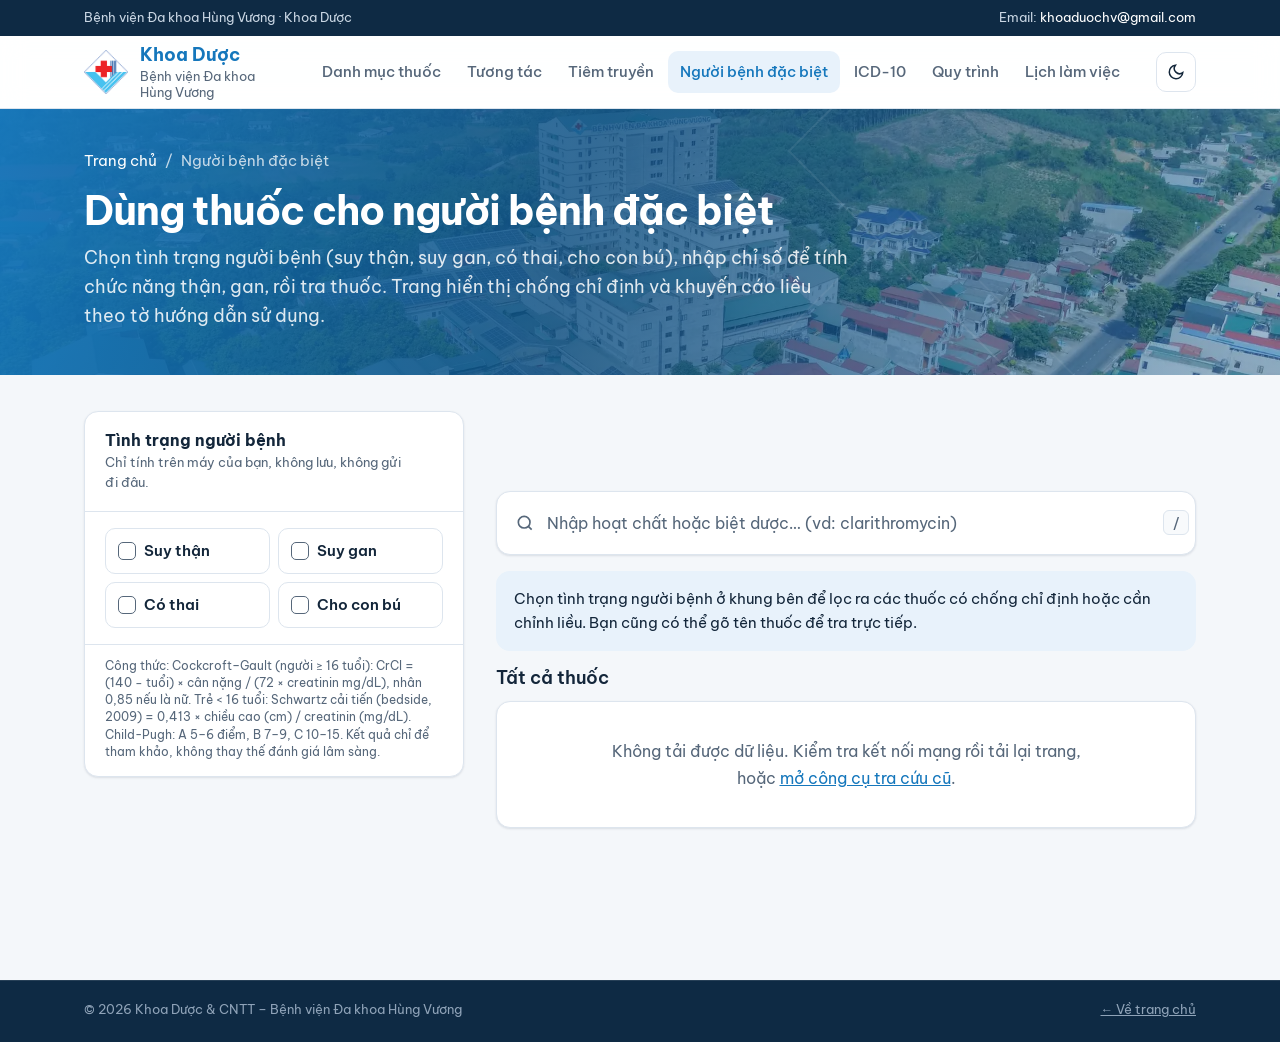
<file: dac-biet.html>
<!DOCTYPE html>
<html lang="vi">
<head>
<meta charset="utf-8">
<meta name="viewport" content="width=device-width, initial-scale=1">
<title>Người bệnh đặc biệt · Khoa Dược BVĐK Hùng Vương</title>
<meta name="description" content="Tra cứu thuốc cho người bệnh suy thận, suy gan, phụ nữ có thai và cho con bú. Tính độ thanh thải creatinin và điểm Child-Pugh.">
<meta name="theme-color" content="#1577bc">
<link rel="icon" type="image/png" href="assets/favicon-bvhv.png">
<link rel="manifest" href="manifest.webmanifest">
<meta name="apple-mobile-web-app-capable" content="yes">
<meta name="apple-mobile-web-app-title" content="Khoa Dược">
<link rel="apple-touch-icon" href="assets/favicon-bvhv.png">
<link rel="preconnect" href="https://docs.google.com">
<link rel="preconnect" href="https://fonts.googleapis.com">
<link rel="preconnect" href="https://fonts.gstatic.com" crossorigin>
<link href="https://fonts.googleapis.com/css2?family=Be+Vietnam+Pro:ital,wght@0,400;0,500;0,600;0,700;1,400&display=swap" rel="stylesheet">
<link rel="stylesheet" href="assets/site.css">
<style>
/* ===== Riêng trang Người bệnh đặc biệt ===== */
.page-hero .lead{margin-bottom:0;max-width:64ch}

.layout{display:grid;grid-template-columns:minmax(300px,380px) minmax(0,1fr);gap:32px;align-items:start;padding-top:36px;padding-bottom:72px}
.panel{background:var(--surface);border:1px solid var(--line);border-radius:var(--r);box-shadow:var(--shadow-sm)}
.side{position:sticky;top:88px;max-height:calc(100vh - 104px);overflow:auto}
.ph{padding:18px 20px;border-bottom:1px solid var(--line)}
.ph h2{font-size:var(--fs-base);font-weight:700;letter-spacing:0}
.ph p{font-size:var(--fs-xs);color:var(--muted);margin-top:2px}
.conds{display:grid;grid-template-columns:1fr 1fr;gap:8px;padding:16px 20px}
.cond{position:relative}
.cond input{position:absolute;opacity:0;pointer-events:none}
.cond span{display:flex;align-items:center;gap:8px;padding:10px 12px;border:1.5px solid var(--line);border-radius:var(--r-sm);font-size:var(--fs-sm);font-weight:600;cursor:pointer;user-select:none;transition:border-color .15s,background .15s}
.cond span::before{content:"";width:16px;height:16px;border-radius:5px;border:1.5px solid var(--muted);flex:none}
.cond input:checked+span{border-color:var(--brand);background:var(--tint);color:var(--brand)}
.cond input:checked+span::before{background:var(--brand) url("data:image/svg+xml,%3Csvg xmlns='http://www.w3.org/2000/svg' viewBox='0 0 24 24'%3E%3Cpath d='m5 12 5 5L20 7' fill='none' stroke='white' stroke-width='3.5' stroke-linecap='round' stroke-linejoin='round'/%3E%3C/svg%3E") center/12px no-repeat;border-color:var(--brand)}
.cond input:focus-visible+span{outline:3px solid var(--accent);outline-offset:2px}
.calc{border-top:1px solid var(--line);padding:16px 20px}
.calc h3{font-size:var(--fs-sm);font-weight:700;margin-bottom:12px;display:flex;justify-content:space-between;align-items:center}
.grid2{display:grid;grid-template-columns:1fr 1fr;gap:10px}
.fld{display:flex;flex-direction:column;gap:4px;font-size:var(--fs-xs);color:var(--muted);font-weight:500}
.fld.full{grid-column:1/-1}
.fld input,.fld select{font:inherit;font-size:var(--fs-sm);color:var(--ink);background:var(--surface-2);border:1px solid var(--line);border-radius:8px;padding:9px 10px;min-width:0;width:100%}
.fld input:focus,.fld select:focus{outline:2px solid var(--brand);outline-offset:0;border-color:transparent}
.unit{display:grid;grid-template-columns:1fr auto;gap:6px}
.unit select{width:auto}
.out{margin-top:12px;padding:12px 14px;border-radius:var(--r-sm);background:var(--surface-2);border:1px dashed var(--line);font-size:var(--fs-sm);color:var(--muted)}
.out b{display:block;font-size:20px;color:var(--ink);line-height:1.3}
.out.ok{border-style:solid;border-color:color-mix(in srgb,var(--brand) 40%,var(--line));background:var(--tint)}
.out .lvl{display:inline-block;margin-top:4px;font-size:var(--fs-xs);font-weight:700;padding:2px 9px;border-radius:99px;background:var(--surface);color:var(--brand)}
.out .lvl.bad{background:var(--accent-tint);color:var(--accent)}
.ref{font-size:11.5px;color:var(--muted);padding:12px 20px 16px;border-top:1px solid var(--line);line-height:1.5}

.main .search{max-width:none;box-shadow:var(--shadow-sm);border:1px solid var(--line);margin-bottom:16px}
.main .search:focus-within{border-color:var(--brand)}
.rhead{display:flex;justify-content:space-between;align-items:baseline;gap:12px;flex-wrap:wrap;margin-bottom:12px}
.dlist{list-style:none;margin:0;padding:0;overflow:hidden}
.dlist li+li{border-top:1px solid var(--line)}
.drow{display:grid;grid-template-columns:minmax(0,1fr) auto;gap:14px;align-items:center;width:100%;padding:14px 18px;background:none;border:0;text-align:left;font:inherit;color:inherit;cursor:pointer;transition:background .15s}
.drow:hover{background:var(--tint)}
.drow b{display:block;font-size:var(--fs-base);font-weight:600;line-height:1.4}
.drow .inn{display:block;color:var(--brand);font-size:var(--fs-sm);font-weight:500;margin-top:2px}
.tags{display:flex;flex-wrap:wrap;gap:6px;margin-top:8px}
.tg{font-size:11.5px;font-weight:600;padding:3px 9px;border-radius:99px;background:var(--surface-2);border:1px solid var(--line);color:var(--muted);white-space:nowrap}
.tg.red{background:var(--accent-tint);border-color:transparent;color:var(--accent)}
.tg.amb{background:#fff4e0;border-color:transparent;color:#a15c00}
:root[data-theme=dark] .tg.amb{background:#3a2a10;color:#ffc46b}
@media (prefers-color-scheme:dark){:root:not([data-theme=light]) .tg.amb{background:#3a2a10;color:#ffc46b}}
.drow .arr{color:var(--muted)}
.more{display:block;margin:16px auto 0;font:600 var(--fs-sm) var(--font);color:var(--brand);background:var(--surface);border:1px solid var(--line);border-radius:99px;padding:10px 22px;cursor:pointer}
.state{padding:36px 20px;text-align:center;color:var(--muted)}
.skel{height:72px;background:linear-gradient(90deg,var(--surface) 0%,var(--surface-2) 50%,var(--surface) 100%);background-size:200% 100%;animation:sh 1.2s infinite}
.hint-box{padding:16px 18px;margin-bottom:16px;border-radius:var(--r);background:var(--tint);font-size:var(--fs-sm);color:var(--ink)}

/* chi tiết */
.dtop .pt{font-size:var(--fs-xs);color:var(--muted);margin-top:6px}
.dbody{overflow:auto;padding:16px 24px 24px}
.blk{border:1px solid var(--line);border-radius:var(--r);margin-top:14px;overflow:hidden}
.blk h3{display:flex;align-items:center;gap:10px;font-size:var(--fs-base);padding:12px 16px;background:var(--surface-2);border-bottom:1px solid var(--line)}
.blk h3 small{margin-left:auto;font-size:var(--fs-xs);font-weight:600;color:var(--brand)}
.blk .row{padding:12px 16px}
.blk .row+.row{border-top:1px solid var(--line)}
.blk .k{font-size:var(--fs-xs);font-weight:700;text-transform:uppercase;letter-spacing:.06em;margin-bottom:6px}
.blk .k.red{color:var(--accent)}
.blk .k.amb{color:#a15c00}
:root[data-theme=dark] .blk .k.amb{color:#ffc46b}
@media (prefers-color-scheme:dark){:root:not([data-theme=light]) .blk .k.amb{color:#ffc46b}}
.blk ul{margin:0;padding-left:18px;line-height:1.6}
.blk li+li{margin-top:4px}
.blk p{line-height:1.6}
.na{color:var(--muted);font-style:italic}
.dactions{display:flex;flex-wrap:wrap;gap:10px}

@media (max-width:980px){
  .layout{grid-template-columns:1fr}
  .side{position:static;max-height:none}
}
@media (max-width:760px){
  .layout{padding-top:24px}
}
</style>
</head>
<body>

<div class="topbar"><div class="wrap">
  <span>Bệnh viện Đa khoa Hùng Vương · Khoa Dược</span>
  <span>Email: <a href="mailto:khoaduochv@gmail.com">khoaduochv@gmail.com</a></span>
</div></div>

<header class="nav">
  <div class="wrap">
    <a class="logo" href="./" aria-label="Khoa Dược – BVĐK Hùng Vương, trang chủ">
      <img src="assets/favicon-bvhv.png" width="44" height="44" alt="">
      <span><b>Khoa Dược</b><small>Bệnh viện Đa khoa Hùng Vương</small></span>
    </a>
    <ul>
      <li><a href="danh-muc.html">Danh mục thuốc</a></li>
      <li><a href="tuong-tac.html">Tương tác</a></li>
      <li><a href="tiem-truyen.html">Tiêm truyền</a></li>
      <li><a href="dac-biet.html" aria-current="page">Người bệnh đặc biệt</a></li>
      <li><a href="icd10.html">ICD-10</a></li>
      <li><a href="quy-trinh.html">Quy trình</a></li>
      <li><a href="lich-lam-viec.html">Lịch làm việc</a></li>
    </ul>
    <button class="theme" id="theme" aria-label="Đổi giao diện sáng/tối">
      <svg width="18" height="18" viewBox="0 0 24 24" fill="none" stroke="currentColor" stroke-width="2" aria-hidden="true"><path d="M21 12.8A9 9 0 1 1 11.2 3a7 7 0 0 0 9.8 9.8z"/></svg>
    </button>
  </div>
</header>

<main>
  <div class="hero page-hero">
    <div class="wrap">
      <nav class="crumb" aria-label="Đường dẫn"><a href="./">Trang chủ</a><span>/</span><span>Người bệnh đặc biệt</span></nav>
      <h1>Dùng thuốc cho người bệnh đặc biệt</h1>
      <p class="lead">Chọn tình trạng người bệnh (suy thận, suy gan, có thai, cho con bú), nhập chỉ số để tính chức năng thận, gan, rồi tra thuốc. Trang hiển thị chống chỉ định và khuyến cáo liều theo tờ hướng dẫn sử dụng.</p>
    </div>
  </div>

  <div class="wrap layout">
    <!-- Bảng thông tin người bệnh -->
    <aside class="panel side" aria-labelledby="pt-title">
      <div class="ph"><h2 id="pt-title">Tình trạng người bệnh</h2><p>Chỉ tính trên máy của bạn, không lưu, không gửi đi đâu.</p></div>
      <div class="conds">
        <label class="cond"><input type="checkbox" id="c-than"><span>Suy thận</span></label>
        <label class="cond"><input type="checkbox" id="c-gan"><span>Suy gan</span></label>
        <label class="cond"><input type="checkbox" id="c-thai"><span>Có thai</span></label>
        <label class="cond"><input type="checkbox" id="c-bu"><span>Cho con bú</span></label>
      </div>

      <div class="calc" id="calc-than" hidden>
        <h3>Độ thanh thải creatinin</h3>
        <div class="grid2">
          <label class="fld">Tuổi (năm)<input id="age" type="number" inputmode="numeric" min="0" max="120"></label>
          <label class="fld">Giới<select id="sex"><option value="m">Nam</option><option value="f">Nữ</option></select></label>
          <label class="fld">Cân nặng (kg)<input id="wt" type="number" inputmode="decimal" min="1" max="300" step="0.1"></label>
          <label class="fld">Chiều cao (cm)<input id="ht" type="number" inputmode="decimal" min="30" max="230" placeholder="Trẻ < 16 tuổi"></label>
          <label class="fld full">Creatinin huyết thanh
            <span class="unit"><input id="scr" type="number" inputmode="decimal" min="0" step="0.01"><select id="scr-u"><option value="umol">µmol/L</option><option value="mg">mg/dL</option></select></span></label>
        </div>
        <div class="out" id="out-than">Nhập tuổi, cân nặng và creatinin để tính.</div>
      </div>

      <div class="calc" id="calc-gan" hidden>
        <h3>Điểm Child-Pugh</h3>
        <div class="grid2">
          <label class="fld full">Bilirubin toàn phần<select id="cp-bil"><option value="1">&lt; 34 µmol/L (&lt; 2 mg/dL)</option><option value="2">34 – 50 µmol/L (2 – 3 mg/dL)</option><option value="3">&gt; 50 µmol/L (&gt; 3 mg/dL)</option></select></label>
          <label class="fld full">Albumin huyết thanh<select id="cp-alb"><option value="1">&gt; 35 g/L (&gt; 3,5 g/dL)</option><option value="2">28 – 35 g/L (2,8 – 3,5 g/dL)</option><option value="3">&lt; 28 g/L (&lt; 2,8 g/dL)</option></select></label>
          <label class="fld">INR<select id="cp-inr"><option value="1">&lt; 1,7</option><option value="2">1,7 – 2,3</option><option value="3">&gt; 2,3</option></select></label>
          <label class="fld">Cổ trướng<select id="cp-asc"><option value="1">Không</option><option value="2">Nhẹ</option><option value="3">Vừa – nặng</option></select></label>
          <label class="fld full">Bệnh não gan<select id="cp-enc"><option value="1">Không</option><option value="2">Độ 1 – 2</option><option value="3">Độ 3 – 4</option></select></label>
        </div>
        <div class="out ok" id="out-gan"></div>
      </div>

      <div class="ref">
        Công thức: Cockcroft–Gault (người ≥ 16 tuổi): CrCl = (140 − tuổi) × cân nặng / (72 × creatinin mg/dL), nhân 0,85 nếu là nữ. Trẻ &lt; 16 tuổi: Schwartz cải tiến (bedside, 2009) = 0,413 × chiều cao (cm) / creatinin (mg/dL). Child-Pugh: A 5–6 điểm, B 7–9, C 10–15. Kết quả chỉ để tham khảo, không thay thế đánh giá lâm sàng.
      </div>
    </aside>

    <!-- Tra thuốc -->
    <section class="main" aria-live="polite">
      <label class="search" for="q">
        <svg width="20" height="20" viewBox="0 0 24 24" fill="none" stroke="currentColor" stroke-width="2" aria-hidden="true"><circle cx="11" cy="11" r="7"/><path d="m20 20-4-4"/></svg>
        <input id="q" type="search" placeholder="Nhập hoạt chất hoặc biệt dược… (vd: clarithromycin)" autocomplete="off">
        <kbd>/</kbd>
      </label>
      <div class="hint-box" id="hint">Chọn tình trạng người bệnh ở khung bên để lọc ra các thuốc có chống chỉ định hoặc cần chỉnh liều. Bạn cũng có thể gõ tên thuốc để tra trực tiếp.</div>
      <div class="rhead"><h2 id="rtitle">Tất cả thuốc</h2><span id="rcount"></span></div>
      <ul class="panel dlist" id="list"><li class="skel"></li><li class="skel"></li><li class="skel"></li></ul>
      <button class="more" id="more" hidden>Xem thêm</button>
    </section>
  </div>
</main>

<dialog class="detail" id="detail" aria-labelledby="d-name">
  <div class="dwrap">
    <div class="dtop">
      <div><h2 id="d-name"></h2><div class="inn" id="d-inn"></div><div class="pt" id="d-pt"></div></div>
      <button class="x" id="d-close" aria-label="Đóng"><svg width="18" height="18" viewBox="0 0 24 24" fill="none" stroke="currentColor" stroke-width="2.2" stroke-linecap="round" aria-hidden="true"><path d="M6 6l12 12M18 6 6 18"/></svg></button>
    </div>
    <div class="dbody" id="d-body"></div>
  </div>
</dialog>

<footer>
  <div class="copy"><div class="wrap"><span>© 2026 Khoa Dược &amp; CNTT – Bệnh viện Đa khoa Hùng Vương</span><span><a href="./" style="color:inherit">← Về trang chủ</a></span></div></div>
</footer>

<script src="assets/site.js"></script>
<script>
/* ====== CẤU HÌNH ======
   Bảng "Thông tin thuốc", trang tính Sheet2 (gid 545322599).
   Cột: A Hoạt chất · B Biệt dược · F Liều suy gan · G Liều suy thận · H Chống chỉ định
        I CCĐ suy gan · J CCĐ suy thận · L PNCT & CCB · R ATC · S Link HDSD */
const SHEET_ID="1mFGQKHG6SrsI9V4O6YgNWhxnuIOtr6Fmj4pARdzhdi0", GID=545322599;
const OLD_TOOL="https://script.google.com/macros/s/AKfycby3vjTeG5v3SB346sQMbt0KdzA9ufm2CoFXmUB0EJV8K9aP2Sl2NFU3c1CM_bOlWMh_ZQ/exec";
/* ====================== */

const $=id=>document.getElementById(id);
const PAGE=50, CACHE_KEY="hv-db-list-v1";
const gviz=tq=>`https://docs.google.com/spreadsheets/d/${SHEET_ID}/gviz/tq?tqx=out:csv&headers=1&gid=${GID}&tq=${encodeURIComponent(tq)}`;
const norm=s=>(s||"").normalize("NFD").replace(/[̀-ͯ]/g,"").replace(/đ/gi,"d").toLowerCase();
const esc=s=>(s||"").replace(/[&<>"]/g,c=>({"&":"&amp;","<":"&lt;",">":"&gt;",'"':"&quot;"}[c]));
const has=s=>{s=(s||"").trim();return !!s&&s!=="-"};
function parseCSV(t){const rows=[];let row=[],f="",q=false;for(let i=0;i<t.length;i++){const c=t[i];if(q){if(c==='"'){if(t[i+1]==='"'){f+='"';i++}else q=false}else f+=c}else if(c==='"')q=true;else if(c===','){row.push(f);f=""}else if(c==='\n'){row.push(f);rows.push(row);row=[];f=""}else if(c!=='\r')f+=c}if(f||row.length){row.push(f);rows.push(row)}return rows}
const list=t=>{t=(t||"").trim();if(!has(t))return null;const p=t.split(/\s*[|;]\s+(?=\S)|\s+\|\s*/).map(s=>s.trim()).filter(Boolean);return p.length>1?`<ul>${p.map(x=>`<li>${esc(x)}</li>`).join("")}</ul>`:`<p>${esc(t)}</p>`};

/* ---------- tình trạng người bệnh ---------- */
const C={than:$("c-than"),gan:$("c-gan"),thai:$("c-thai"),bu:$("c-bu")};
const P={crcl:null,crclTxt:"",cp:null,cpTxt:""};
function renal(){
  const age=+$("age").value, wt=+$("wt").value, ht=+$("ht").value, v=+$("scr").value;
  const scr=$("scr-u").value==="umol"?v/88.4:v; // mg/dL
  const o=$("out-than");
  if(!age||!v||(age>=16&&!wt)||(age<16&&!ht)){o.className="out";o.innerHTML=age&&age<16?"Trẻ dưới 16 tuổi: nhập chiều cao và creatinin (công thức Schwartz).":"Nhập tuổi, cân nặng và creatinin để tính.";P.crcl=null;P.crclTxt="";return}
  let val,unit,how;
  if(age<16){val=0.413*ht/scr;unit="ml/phút/1,73m²";how="Schwartz"}
  else{val=(140-age)*wt/(72*scr)*($("sex").value==="f"?0.85:1);unit="ml/phút";how="Cockcroft–Gault"}
  val=Math.max(0,Math.round(val));
  const lv=val>=90?["Chức năng thận bình thường",0]:val>=60?["Giảm nhẹ (60–89)",0]:val>=30?["Suy thận trung bình (30–59)",1]:val>=15?["Suy thận nặng (15–29)",1]:["Suy thận giai đoạn cuối (< 15)",1];
  P.crcl=val;P.crclTxt=`CrCl ≈ ${val} ${unit} · ${lv[0]}`;
  o.className="out ok";o.innerHTML=`<b>${val} ${unit}</b>${how} · creatinin ${scr.toFixed(2)} mg/dL<br><span class="lvl${lv[1]?" bad":""}">${lv[0]}</span>`;
}
function hepatic(){
  const s=["cp-bil","cp-alb","cp-inr","cp-asc","cp-enc"].reduce((a,id)=>a+ +$(id).value,0);
  const cls=s<=6?"A":s<=9?"B":"C", txt=cls==="A"?"Suy gan nhẹ":cls==="B"?"Suy gan trung bình":"Suy gan nặng";
  P.cp=cls;P.cpTxt=`Child-Pugh ${cls} (${s} điểm) · ${txt}`;
  $("out-gan").innerHTML=`<b>Child-Pugh ${cls} · ${s} điểm</b><span class="lvl${cls!=="A"?" bad":""}">${txt}</span>`;
}
["age","sex","wt","ht","scr","scr-u"].forEach(id=>$(id).addEventListener("input",renal));
["cp-bil","cp-alb","cp-inr","cp-asc","cp-enc"].forEach(id=>$(id).addEventListener("input",hepatic));
Object.values(C).forEach(c=>c.addEventListener("change",()=>{$("calc-than").hidden=!C.than.checked;$("calc-gan").hidden=!C.gan.checked;filter()}));
hepatic();

/* ---------- danh sách thuốc ---------- */
let ALL=[],view=[],shown=0;
function setData(csv){
  ALL=parseCSV(csv).slice(1).filter(r=>r[1]&&r[1].trim()).map(r=>{
    const d={inn:r[0].trim(),name:r[1].trim(),lgan:r[2],lthan:r[3],cgan:r[4],cthan:r[5],atc:r[6],hdsd:(r[7]||"").trim()};
    d.f={cthan:has(d.cthan),lthan:has(d.lthan),cgan:has(d.cgan),lgan:has(d.lgan)};
    d.ni=norm(d.inn);d.nn=norm(d.name);d.key=norm(d.inn+" "+d.name+" "+d.atc);return d;
  }).sort((a,b)=>a.inn.localeCompare(b.inn,"vi")||a.name.localeCompare(b.name,"vi"));
  filter();
}
function tagsOf(d){
  const t=[];
  if(C.than.checked||!anyCond()){if(d.f.cthan)t.push('<span class="tg red">CCĐ suy thận</span>');if(d.f.lthan)t.push('<span class="tg amb">Chỉnh liều suy thận</span>')}
  if(C.gan.checked||!anyCond()){if(d.f.cgan)t.push('<span class="tg red">CCĐ suy gan</span>');if(d.f.lgan)t.push('<span class="tg amb">Chỉnh liều suy gan</span>')}
  return t.join("");
}
const anyCond=()=>C.than.checked||C.gan.checked||C.thai.checked||C.bu.checked;
function filter(){
  const raw=$("q").value.trim(), words=norm(raw).split(/\s+/).filter(Boolean);
  let v=ALL;
  if(words.length){
    const w=words[0], rank=d=>d.ni.startsWith(w)?0:d.nn.startsWith(w)?1:(d.ni.includes(w)||d.nn.includes(w))?2:3;
    v=v.filter(d=>words.every(x=>d.key.includes(x))).map(d=>[rank(d),d]).sort((a,b)=>a[0]-b[0]).map(x=>x[1]);
  }else if(C.than.checked||C.gan.checked){
    /* Không gõ tên: chỉ hiện thuốc có lưu ý cho tình trạng đã chọn, chống chỉ định lên trước */
    const sc=d=>(C.than.checked&&d.f.cthan||C.gan.checked&&d.f.cgan?0:1);
    v=v.filter(d=>(C.than.checked&&(d.f.cthan||d.f.lthan))||(C.gan.checked&&(d.f.cgan||d.f.lgan))).map(d=>[sc(d),d]).sort((a,b)=>a[0]-b[0]).map(x=>x[1]);
  }
  view=v;
  const cs=[C.than.checked&&"suy thận",C.gan.checked&&"suy gan",C.thai.checked&&"có thai",C.bu.checked&&"cho con bú"].filter(Boolean);
  $("hint").hidden=anyCond()||!!words.length;
  $("rtitle").textContent=words.length?`Kết quả cho “${raw}”`:(C.than.checked||C.gan.checked)?`Thuốc cần lưu ý ở người ${cs.filter(x=>x.startsWith("suy")).join(" và ")}`:"Tất cả thuốc";
  $("rcount").textContent=`${view.length.toLocaleString("vi-VN")} thuốc`;
  shown=0;$("list").innerHTML="";more();
  if(!view.length)$("list").innerHTML=`<li class="state">Không tìm thấy thuốc phù hợp.</li>`;
}
function more(){
  const part=view.slice(shown,shown+PAGE);
  $("list").insertAdjacentHTML("beforeend",part.map((d,i)=>{const tg=tagsOf(d);return `<li><button class="drow" data-i="${shown+i}"><span><b>${esc(d.name)}</b><span class="inn">${esc(d.inn)}</span>${tg?`<span class="tags">${tg}</span>`:""}</span><span class="arr">→</span></button></li>`}).join(""));
  shown+=part.length;$("more").hidden=shown>=view.length;$("more").textContent=`Xem thêm (${(view.length-shown).toLocaleString("vi-VN")} thuốc)`;
}

/* ---------- chi tiết ---------- */
const pnctCache=new Map();
const q1=s=>!s.includes("'")?`'${s}'`:!s.includes('"')?`"${s}"`:null;
async function loadPNCT(d){
  if(pnctCache.has(d.name))return pnctCache.get(d.name);
  const b=q1(d.name); if(!b) return "";
  const r=await fetch(gviz(`select L where B = ${b}`),{credentials:"omit"}); if(!r.ok) throw new Error(r.status);
  const v=(parseCSV(await r.text())[1]||[""])[0]; pnctCache.set(d.name,v); return v;
}
/* Ô PNCT thường viết "Phụ nữ có thai: … | Phụ nữ cho con bú: …" → tách 2 phần; không tách được thì hiện nguyên văn */
function splitPNCT(t){
  const m=t.match(/(Phụ nữ cho con bú|Thời kỳ cho con bú|Phụ nữ đang cho con bú)\s*:/i);
  if(m){const i=t.indexOf(m[0]);return{thai:t.slice(0,i).replace(/[|;.\s]+$/,""),bu:t.slice(i)}}
  return{same:true};
}
function blk(title,sub,rows){return `<div class="blk"><h3>${title}${sub?`<small>${esc(sub)}</small>`:""}</h3>${rows.join("")}</div>`}
function row(k,cls,html){return `<div class="row"><div class="k ${cls}">${k}</div>${html}</div>`}
async function openDetail(d){
  $("d-name").textContent=d.name;$("d-inn").textContent=d.inn;
  $("d-pt").textContent=[C.than.checked&&P.crclTxt,C.gan.checked&&P.cpTxt].filter(Boolean).join("  ·  ");
  const showThan=C.than.checked||!anyCond(), showGan=C.gan.checked||!anyCond(), showThai=C.thai.checked||!anyCond(), showBu=C.bu.checked||!anyCond();
  const none='<p class="na">Tờ hướng dẫn sử dụng không ghi khuyến cáo riêng. Đánh giá theo lâm sàng và thông tin chung của thuốc.</p>';
  let h=`<div class="dactions">${/^https?:/.test(d.hdsd)?`<a class="btn primary" href="${esc(d.hdsd)}" target="_blank" rel="noopener">Tờ hướng dẫn sử dụng</a>`:""}<a class="btn" href="danh-muc.html#t=${encodeURIComponent(d.name)}">Xem toàn bộ thông tin thuốc</a><a class="btn" href="${gopYUrl({loai:GOP_Y_SAI,trang:"Người bệnh đặc biệt",thuoc:d.name})}" target="_blank" rel="noopener">Báo thông tin chưa đúng</a></div>`;
  if(showThan) h+=blk("Suy thận",C.than.checked?P.crclTxt.split(" · ")[0]:"",[row("Chống chỉ định","red",list(d.cthan)||'<p class="na">Không ghi chống chỉ định riêng.</p>'),row("Liều dùng","amb",list(d.lthan)||none)]);
  if(showGan) h+=blk("Suy gan",C.gan.checked?P.cpTxt.split(" · ")[0]:"",[row("Chống chỉ định","red",list(d.cgan)||'<p class="na">Không ghi chống chỉ định riêng.</p>'),row("Liều dùng","amb",list(d.lgan)||none)]);
  if(showThai||showBu) h+=`<div id="pn">${blk(showThai&&showBu?"Phụ nữ có thai & cho con bú":showThai?"Phụ nữ có thai":"Phụ nữ cho con bú","",['<div class="row"><div class="skel" style="height:60px;border-radius:8px"></div></div>'])}</div>`;
  h+=`<div class="dnote"><strong>Lưu ý:</strong> Nội dung trích từ tờ hướng dẫn sử dụng, chỉ để tham khảo. Đối chiếu Dược thư Quốc gia và hướng dẫn của Bộ Y tế; quyết định cuối cùng theo đánh giá lâm sàng.</div>`;
  $("d-body").innerHTML=h;
  if(!$("detail").open)$("detail").showModal();
  if(showThai||showBu){
    try{
      const t=(await loadPNCT(d)||"").trim(), s=splitPNCT(t);
      let rows;
      if(!has(t)) rows=[row("Thông tin","",'<p class="na">Chưa có thông tin trong tờ hướng dẫn sử dụng.</p>')];
      else if(s.same) rows=[row("Theo tờ hướng dẫn sử dụng","",list(t))];
      else rows=[showThai&&row("Phụ nữ có thai","",list(s.thai)||'<p class="na">Không ghi riêng.</p>'),showBu&&row("Cho con bú","",list(s.bu)||'<p class="na">Không ghi riêng.</p>')].filter(Boolean);
      $("pn").innerHTML=blk(showThai&&showBu?"Phụ nữ có thai & cho con bú":showThai?"Phụ nữ có thai":"Phụ nữ cho con bú","",rows);
    }catch(e){$("pn").innerHTML=blk("Phụ nữ có thai & cho con bú","",[row("","",'<p class="na">Không tải được (kiểm tra kết nối mạng).</p>')])}
  }
}
$("d-close").onclick=()=>$("detail").close();
$("detail").addEventListener("click",e=>{if(e.target===$("detail"))$("detail").close()});
$("list").addEventListener("click",e=>{const b=e.target.closest(".drow");if(b)openDetail(view[+b.dataset.i])});
$("more").onclick=more;
let tm;$("q").addEventListener("input",()=>{clearTimeout(tm);tm=setTimeout(filter,120)});
addEventListener("keydown",e=>{if(e.key==="/"&&!/INPUT|SELECT/.test(document.activeElement.tagName)&&!$("detail").open){e.preventDefault();$("q").focus()}});

(async()=>{
  let cached=null;try{cached=JSON.parse(localStorage.getItem(CACHE_KEY)||"null")}catch(e){}
  if(cached&&cached.csv)setData(cached.csv);
  try{
    const r=await fetch(gviz("select A,B,F,G,I,J,R,S where B is not null"),{credentials:"omit"});
    if(!r.ok)throw new Error(r.status);
    const csv=await r.text();
    if(!cached||cached.csv!==csv)setData(csv);
    try{localStorage.setItem(CACHE_KEY,JSON.stringify({t:Date.now(),csv}))}catch(e){}
  }catch(e){
    if(!cached)$("list").innerHTML=`<li class="state">Không tải được dữ liệu. Kiểm tra kết nối mạng rồi tải lại trang,<br>hoặc <a href="${OLD_TOOL}" target="_blank" rel="noopener">mở công cụ tra cứu cũ</a>.</li>`;
  }
})();

const root=document.documentElement;
try{const s=localStorage.getItem("hv-theme");if(s)root.dataset.theme=s}catch(e){}
$("theme").onclick=()=>{const dark=root.dataset.theme?root.dataset.theme==="dark":matchMedia("(prefers-color-scheme:dark)").matches;root.dataset.theme=dark?"light":"dark";try{localStorage.setItem("hv-theme",root.dataset.theme)}catch(e){}};
</script>
</body>
</html>
</file>
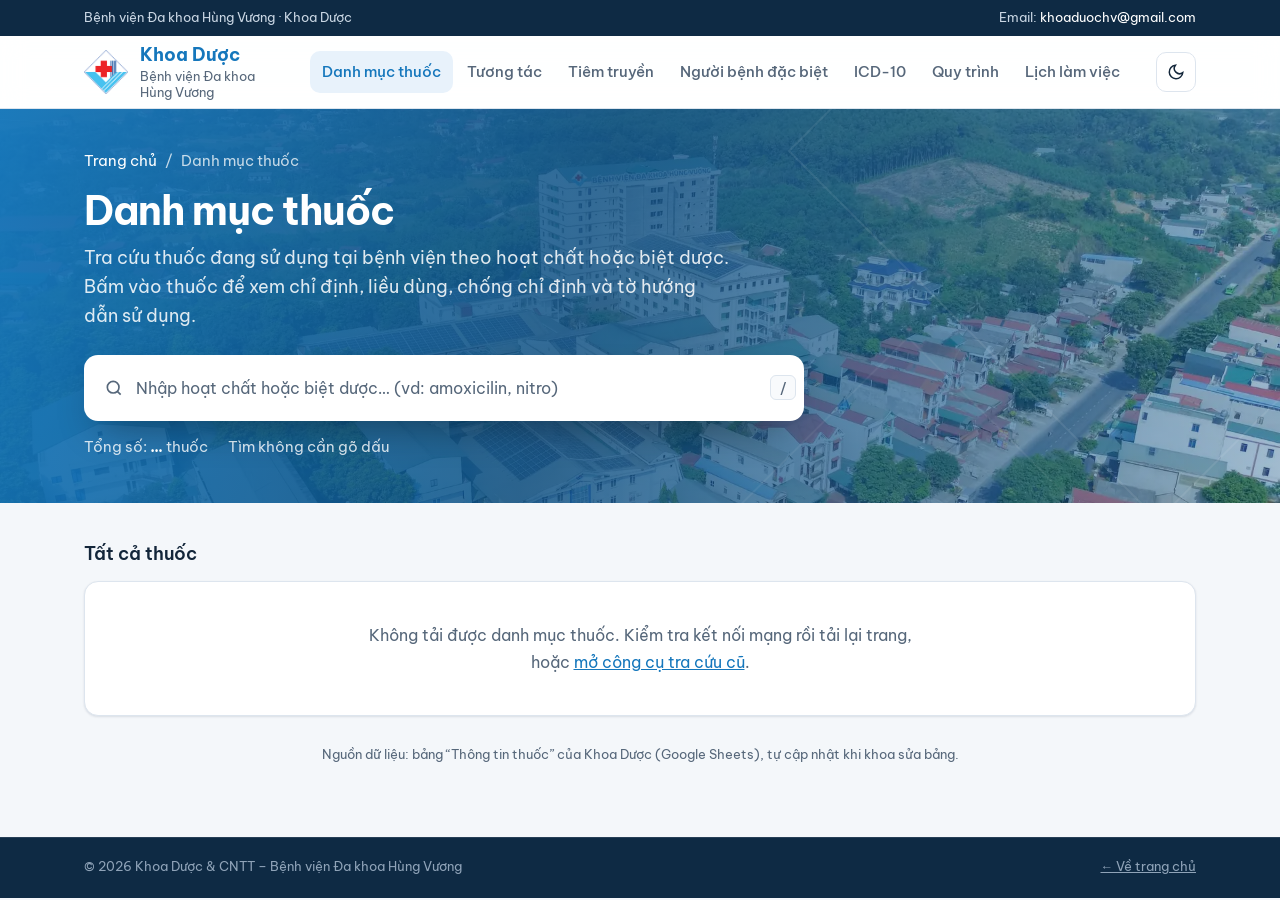
<file: danh-muc.html>
<!DOCTYPE html>
<html lang="vi">
<head>
<meta charset="utf-8">
<meta name="viewport" content="width=device-width, initial-scale=1">
<title>Danh mục thuốc · Khoa Dược BVĐK Hùng Vương</title>
<meta name="description" content="Tra cứu danh mục thuốc Bệnh viện Đa khoa Hùng Vương: hoạt chất, biệt dược, chỉ định, liều dùng, chống chỉ định.">
<meta name="theme-color" content="#1577bc">
<link rel="icon" type="image/png" href="assets/favicon-bvhv.png">
<link rel="manifest" href="manifest.webmanifest">
<meta name="apple-mobile-web-app-capable" content="yes">
<meta name="apple-mobile-web-app-title" content="Khoa Dược">
<link rel="apple-touch-icon" href="assets/favicon-bvhv.png">
<link rel="preconnect" href="https://docs.google.com">
<link rel="preconnect" href="https://fonts.googleapis.com">
<link rel="preconnect" href="https://fonts.gstatic.com" crossorigin>
<link href="https://fonts.googleapis.com/css2?family=Be+Vietnam+Pro:ital,wght@0,400;0,500;0,600;0,700;1,400&display=swap" rel="stylesheet">
<link rel="stylesheet" href="assets/site.css">
<style>
/* ===== Riêng trang Danh mục thuốc ===== */
.page-hero .lead{margin-bottom:24px}
.page-hero .search{max-width:720px}
.meta{display:flex;flex-wrap:wrap;gap:8px 20px;margin-top:14px;font-size:var(--fs-sm);color:rgb(255 255 255 / .8)}
.meta b{color:#fff}

.results{padding:40px 0 72px}
.dlist{list-style:none;margin:0;padding:0;background:var(--surface);border:1px solid var(--line);border-radius:var(--r);box-shadow:var(--shadow-sm);overflow:hidden}
.dlist li+li{border-top:1px solid var(--line)}
.drow{display:grid;grid-template-columns:44px minmax(0,1fr) auto;gap:16px;align-items:center;width:100%;padding:16px 20px;background:none;border:0;text-align:left;font:inherit;color:inherit;cursor:pointer;transition:background .15s}
.drow:hover{background:var(--tint)}
.drow .ico{width:44px;height:44px}
.drow b{display:block;font-size:var(--fs-base);font-weight:600;line-height:1.4}
.drow .inn{display:block;color:var(--brand);font-size:var(--fs-sm);font-weight:500;margin-top:2px}
.drow small{display:block;color:var(--muted);font-size:var(--fs-xs);margin-top:2px}
.drow .arr{color:var(--muted)}
.src{margin-top:28px;font-size:var(--fs-xs);color:var(--muted);text-align:center}

/* chi tiết thuốc */
.dtop .atc{font-size:var(--fs-xs);color:var(--muted);margin-top:4px}
.dactions{display:flex;flex-wrap:wrap;gap:10px;padding:16px 0 8px}
.sec{border-top:1px solid var(--line)}
.sec:first-of-type{border-top:0}
.sec summary{display:flex;align-items:center;gap:10px;padding:14px 0;font-size:var(--fs-base);font-weight:600;cursor:pointer;list-style:none}
.sec summary::-webkit-details-marker{display:none}
.sec summary::after{content:"";margin-left:auto;width:8px;height:8px;border-right:2px solid var(--muted);border-bottom:2px solid var(--muted);transform:rotate(45deg);transition:transform .2s}
.sec[open] summary::after{transform:rotate(-135deg)}
.sec summary i{width:6px;height:6px;border-radius:50%;background:var(--brand);flex:none}
.sec.warn summary i{background:var(--accent)}
.sec .ct{padding:0 0 16px 16px;font-size:var(--fs-base);line-height:1.65}
.sec ul{margin:0;padding-left:18px}
.sec li+li{margin-top:6px}
.sec .na{color:var(--muted);font-style:italic}
@media (max-width:760px){
  .drow{grid-template-columns:minmax(0,1fr) auto;padding:14px 16px}
  .drow .ico{display:none}
}
</style>
</head>
<body>

<div class="topbar"><div class="wrap">
  <span>Bệnh viện Đa khoa Hùng Vương · Khoa Dược</span>
  <span>Email: <a href="mailto:khoaduochv@gmail.com">khoaduochv@gmail.com</a></span>
</div></div>

<header class="nav">
  <div class="wrap">
    <a class="logo" href="./" aria-label="Khoa Dược – BVĐK Hùng Vương, trang chủ">
      <img src="assets/favicon-bvhv.png" width="44" height="44" alt="">
      <span><b>Khoa Dược</b><small>Bệnh viện Đa khoa Hùng Vương</small></span>
    </a>
    <ul>
      <li><a href="danh-muc.html" aria-current="page">Danh mục thuốc</a></li>
      <li><a href="tuong-tac.html">Tương tác</a></li>
      <li><a href="tiem-truyen.html">Tiêm truyền</a></li>
      <li><a href="dac-biet.html">Người bệnh đặc biệt</a></li>
      <li><a href="icd10.html">ICD-10</a></li>
      <li><a href="quy-trinh.html">Quy trình</a></li>
      <li><a href="lich-lam-viec.html">Lịch làm việc</a></li>
    </ul>
    <button class="theme" id="theme" aria-label="Đổi giao diện sáng/tối">
      <svg width="18" height="18" viewBox="0 0 24 24" fill="none" stroke="currentColor" stroke-width="2" aria-hidden="true"><path d="M21 12.8A9 9 0 1 1 11.2 3a7 7 0 0 0 9.8 9.8z"/></svg>
    </button>
  </div>
</header>

<main>
  <div class="hero page-hero">
    <div class="wrap">
      <nav class="crumb" aria-label="Đường dẫn"><a href="./">Trang chủ</a><span>/</span><span>Danh mục thuốc</span></nav>
      <h1>Danh mục thuốc</h1>
      <p class="lead">Tra cứu thuốc đang sử dụng tại bệnh viện theo hoạt chất hoặc biệt dược. Bấm vào thuốc để xem chỉ định, liều dùng, chống chỉ định và tờ hướng dẫn sử dụng.</p>
      <label class="search" for="q">
        <svg width="20" height="20" viewBox="0 0 24 24" fill="none" stroke="currentColor" stroke-width="2" aria-hidden="true"><circle cx="11" cy="11" r="7"/><path d="m20 20-4-4"/></svg>
        <input id="q" type="search" placeholder="Nhập hoạt chất hoặc biệt dược… (vd: amoxicilin, nitro)" autocomplete="off">
        <kbd>/</kbd>
      </label>
      <div class="meta"><span>Tổng số: <b id="total">…</b> thuốc</span><span>Tìm không cần gõ dấu</span></div>
    </div>
  </div>

  <section class="results" aria-live="polite">
    <div class="wrap">
      <div class="rhead"><h2 id="rtitle">Tất cả thuốc</h2><span id="rcount"></span></div>
      <ul class="dlist" id="list"><li class="skel"></li><li class="skel"></li><li class="skel"></li><li class="skel"></li></ul>
      <button class="more" id="more" hidden>Xem thêm</button>
      <p class="src">Nguồn dữ liệu: bảng “Thông tin thuốc” của Khoa Dược (Google Sheets), tự cập nhật khi khoa sửa bảng.</p>
    </div>
  </section>
</main>

<dialog class="detail" id="detail" aria-labelledby="d-name">
  <div class="dwrap">
    <div class="dtop">
      <div>
        <h2 id="d-name"></h2>
        <div class="inn" id="d-inn"></div>
        <div class="atc" id="d-atc"></div>
      </div>
      <button class="x" id="d-close" aria-label="Đóng"><svg width="18" height="18" viewBox="0 0 24 24" fill="none" stroke="currentColor" stroke-width="2.2" stroke-linecap="round" aria-hidden="true"><path d="M6 6l12 12M18 6 6 18"/></svg></button>
    </div>
    <div class="dbody" id="d-body"></div>
  </div>
</dialog>

<footer>
  <div class="copy"><div class="wrap"><span>© 2026 Khoa Dược &amp; CNTT – Bệnh viện Đa khoa Hùng Vương</span><span><a href="./" style="color:inherit">← Về trang chủ</a></span></div></div>
</footer>

<script src="assets/site.js"></script>
<script>
/* ====== CẤU HÌNH ======
   Bảng "Thông tin thuốc" (chủ sở hữu: khoaduochv@gmail.com), chia sẻ "Bất kỳ ai có đường liên kết – Người xem".
   Cột: A Hoạt chất · B Biệt dược · C Bảo quản · D Chỉ định · E Liều · F Chống chỉ định · G Cảnh báo
        H PNCT/CCB · I ADR · J Tương tác · K Quá liều · L Dược lực · M Dược động · N ATC · O Link HDSD */
const SHEET_ID = "1mFGQKHG6SrsI9V4O6YgNWhxnuIOtr6Fmj4pARdzhdi0";
const GID = 0;
const OLD_TOOL = "https://script.google.com/macros/s/AKfycbxLWXEYzsWc-umv52YUcyf0GfwBan-uOv0RznLsoR3NuZ9COP887WWk3I_vGpHpmrUL/exec";
const SECTIONS = [ // [chỉ số cột, tiêu đề, mở sẵn?, cảnh báo?]
  [3,"Chỉ định",1],[4,"Liều lượng & Cách dùng",1],[5,"Chống chỉ định",1,1],[6,"Cảnh báo & Thận trọng",0,1],
  [7,"Phụ nữ có thai & Cho con bú",0,1],[8,"Tác dụng không mong muốn (ADR)"],[9,"Tương tác thuốc",0,1],
  [10,"Quá liều & Xử trí"],[2,"Bảo quản & Hạn dùng"],[11,"Dược lực học"],[12,"Dược động học"]
];
/* ====================== */

const $=id=>document.getElementById(id);
const PAGE=60, CACHE_KEY="hv-dm-list-v1";
const gviz=tq=>`https://docs.google.com/spreadsheets/d/${SHEET_ID}/gviz/tq?tqx=out:csv&headers=1&gid=${GID}&tq=${encodeURIComponent(tq)}`;
const norm=s=>(s||"").normalize("NFD").replace(/[̀-ͯ]/g,"").replace(/đ/gi,"d").toLowerCase();
const esc=s=>(s||"").replace(/[&<>"]/g,c=>({"&":"&amp;","<":"&lt;",">":"&gt;",'"':"&quot;"}[c]));

/* CSV có ngoặc kép, dấu phẩy và xuống dòng trong ô */
function parseCSV(t){
  const rows=[];let row=[],f="",q=false;
  for(let i=0;i<t.length;i++){const c=t[i];
    if(q){ if(c==='"'){ if(t[i+1]==='"'){f+='"';i++} else q=false } else f+=c }
    else if(c==='"') q=true;
    else if(c===','){row.push(f);f=""}
    else if(c==='\n'){row.push(f);rows.push(row);row=[];f=""}
    else if(c!=='\r') f+=c;
  }
  if(f||row.length){row.push(f);rows.push(row)}
  return rows;
}

let ALL=[], view=[], shown=0;
const ICON='<svg width="20" height="20" viewBox="0 0 24 24" fill="none" stroke="currentColor" stroke-width="1.8" stroke-linecap="round" aria-hidden="true"><rect x="3" y="9" width="18" height="6" rx="3" transform="rotate(-35 12 12)"/><path d="m9.5 8.5 5 7"/></svg>';

function setData(csv){
  const rows=parseCSV(csv).slice(1).filter(r=>r[1]&&r[1].trim());
  ALL=rows.map(r=>({inn:r[0].trim(),name:r[1].trim(),atc:(r[2]||"").trim()}))
          .map(d=>({...d,ni:norm(d.inn),nn:norm(d.name),key:norm(d.inn+" "+d.name+" "+d.atc)}))
          .sort((a,b)=>a.inn.localeCompare(b.inn,"vi")||a.name.localeCompare(b.name,"vi"));
  $("total").textContent=ALL.length.toLocaleString("vi-VN");
  filter();
}

function filter(){
  const k=norm($("q").value.trim());
  const words=k.split(/\s+/).filter(Boolean);
  /* Xếp hạng: hoạt chất bắt đầu bằng từ khoá > biệt dược bắt đầu > có trong tên > chỉ khớp phân loại */
  const rank=d=>{const w=words[0];return d.ni.startsWith(w)?0:d.nn.startsWith(w)?1:(d.ni.includes(w)||d.nn.includes(w))?2:3};
  view=words.length?ALL.filter(d=>words.every(w=>d.key.includes(w))).map(d=>[rank(d),d]).sort((a,b)=>a[0]-b[0]).map(x=>x[1]):ALL;
  $("rtitle").textContent=words.length?`Kết quả cho “${$("q").value.trim()}”`:"Tất cả thuốc";
  $("rcount").textContent=`${view.length.toLocaleString("vi-VN")} thuốc`;
  shown=0; $("list").innerHTML=""; more();
  if(!view.length) $("list").innerHTML=`<li class="state">Không tìm thấy thuốc phù hợp. Thử gõ tên hoạt chất ngắn hơn, ví dụ “amox”.</li>`;
}
function more(){
  const part=view.slice(shown,shown+PAGE);
  $("list").insertAdjacentHTML("beforeend",part.map((d,i)=>`<li><button class="drow" data-i="${shown+i}">
    <span class="ico">${ICON}</span><span><b>${esc(d.name)}</b><span class="inn">${esc(d.inn)}</span>${d.atc&&d.atc!=="-"?`<small>${esc(d.atc)}</small>`:""}</span><span class="arr">→</span></button></li>`).join(""));
  shown+=part.length; $("more").hidden=shown>=view.length;
  $("more").textContent=`Xem thêm (${(view.length-shown).toLocaleString("vi-VN")} thuốc)`;
}

/* chi tiết */
const detailCache=new Map();
function q1(s){ // chuỗi trong truy vấn gviz
  return !s.includes("'")?`'${s}'`:!s.includes('"')?`"${s}"`:null;
}
async function loadDetail(d){
  const id=d.inn+"\u0001"+d.name;
  if(detailCache.has(id)) return detailCache.get(id);
  const a=q1(d.inn), b=q1(d.name);
  const tq=b?(a?`select * where A = ${a} and B = ${b}`:`select * where B = ${b}`):`select * where A = ${a}`;
  const r=await fetch(gviz(tq),{credentials:"omit"}); if(!r.ok) throw new Error(r.status);
  const rows=parseCSV(await r.text()).slice(1);
  const row=rows.find(x=>x[1]&&x[1].trim()===d.name)||rows[0];
  if(!row) throw new Error("notfound");
  detailCache.set(id,row); return row;
}
function fmt(t){
  t=(t||"").trim();
  if(!t||t==="-") return '<p class="na">Chưa có thông tin trong tờ hướng dẫn sử dụng.</p>';
  const parts=t.split(/\s*\|\s*/).filter(Boolean);
  return parts.length>1?`<ul>${parts.map(p=>`<li>${esc(p)}</li>`).join("")}</ul>`:`<p style="margin:0">${esc(t)}</p>`;
}
async function openDetail(d,push=true){
  $("d-name").textContent=d.name; $("d-inn").textContent=d.inn; $("d-atc").textContent=d.atc&&d.atc!=="-"?d.atc:"";
  $("d-body").innerHTML='<div class="skel" style="height:220px;margin-top:16px;border-radius:12px"></div>';
  if(!$("detail").open) $("detail").showModal();
  if(push) history.replaceState(null,"","#t="+encodeURIComponent(d.name));
  try{
    const r=await loadDetail(d);
    const link=(r[14]||"").trim();
    $("d-body").innerHTML=`<div class="dactions">
        ${/^https?:/.test(link)?`<a class="btn primary" href="${esc(link)}" target="_blank" rel="noopener">${'<svg width="16" height="16" viewBox="0 0 24 24" fill="none" stroke="currentColor" stroke-width="2" aria-hidden="true"><path d="M14 3H7a2 2 0 0 0-2 2v14a2 2 0 0 0 2 2h10a2 2 0 0 0 2-2V8z"/><path d="M14 3v5h5"/></svg>'}Tờ hướng dẫn sử dụng</a>`:""}
        <button class="btn" id="d-share">Sao chép link thuốc này</button>
        <a class="btn" href="${gopYUrl({loai:GOP_Y_SAI,trang:"Danh mục thuốc",thuoc:d.name})}" target="_blank" rel="noopener">Báo thông tin chưa đúng</a>
      </div>`+
      SECTIONS.map(([c,t,open,warn])=>`<details class="sec${warn?" warn":""}"${open?" open":""}><summary><i></i>${t}</summary><div class="ct">${fmt(r[c])}</div></details>`).join("")+
      `<div class="dnote"><strong>Lưu ý:</strong> Thông tin chỉ mang tính tham khảo cho nhân viên y tế. Luôn đối chiếu tờ hướng dẫn sử dụng, Dược thư Quốc gia và hướng dẫn của Bộ Y tế trước khi chỉ định.</div>`;
    $("d-share").onclick=async e=>{try{await navigator.clipboard.writeText(location.href);e.target.textContent="Đã sao chép ✓"}catch(_){e.target.textContent=location.href}};
  }catch(e){
    $("d-body").innerHTML=`<div class="state">Không tải được chi tiết thuốc (kiểm tra kết nối mạng).<br><a href="${OLD_TOOL}" target="_blank" rel="noopener">Mở công cụ tra cứu cũ</a></div>`;
  }
}
function closeDetail(){ $("detail").close(); }
$("detail").addEventListener("close",()=>history.replaceState(null,"",location.pathname+location.search));
$("d-close").onclick=closeDetail;
$("detail").addEventListener("click",e=>{if(e.target===$("detail"))closeDetail()});
$("list").addEventListener("click",e=>{const b=e.target.closest(".drow");if(b)openDetail(view[+b.dataset.i])});
$("more").onclick=more;
let t; $("q").addEventListener("input",()=>{clearTimeout(t);t=setTimeout(filter,120)});
addEventListener("keydown",e=>{if(e.key==="/"&&document.activeElement!==$("q")&&!$("detail").open){e.preventDefault();$("q").focus()}});

function openFromHash(){
  const m=location.hash.match(/^#t=(.+)$/); if(!m||!ALL.length) return;
  const name=decodeURIComponent(m[1]); const d=ALL.find(x=>x.name===name); if(d) openDetail(d,false);
}

addEventListener("hashchange",openFromHash);

/* tải danh sách: hiện bản lưu trên máy ngay, rồi cập nhật bản mới nhất */
(async()=>{
  let cached=null; try{cached=JSON.parse(localStorage.getItem(CACHE_KEY)||"null")}catch(e){}
  if(cached&&cached.csv){ setData(cached.csv); openFromHash(); }
  try{
    const r=await fetch(gviz("select A,B,N where B is not null"),{credentials:"omit"});
    if(!r.ok) throw new Error(r.status);
    const csv=await r.text();
    if(!cached||cached.csv!==csv){ setData(csv); if(!cached) openFromHash(); }
    try{localStorage.setItem(CACHE_KEY,JSON.stringify({t:Date.now(),csv}))}catch(e){}
  }catch(e){
    if(!cached) $("list").innerHTML=`<li class="state">Không tải được danh mục thuốc. Kiểm tra kết nối mạng rồi tải lại trang,<br>hoặc <a href="${OLD_TOOL}" target="_blank" rel="noopener">mở công cụ tra cứu cũ</a>.</li>`;
  }
})();

/* giao diện sáng/tối dùng chung với trang chủ */
const root=document.documentElement;
try{const s=localStorage.getItem("hv-theme");if(s)root.dataset.theme=s}catch(e){}
$("theme").onclick=()=>{
  const dark=root.dataset.theme?root.dataset.theme==="dark":matchMedia("(prefers-color-scheme:dark)").matches;
  root.dataset.theme=dark?"light":"dark";try{localStorage.setItem("hv-theme",root.dataset.theme)}catch(e){}
};
</script>
</body>
</html>
</file>
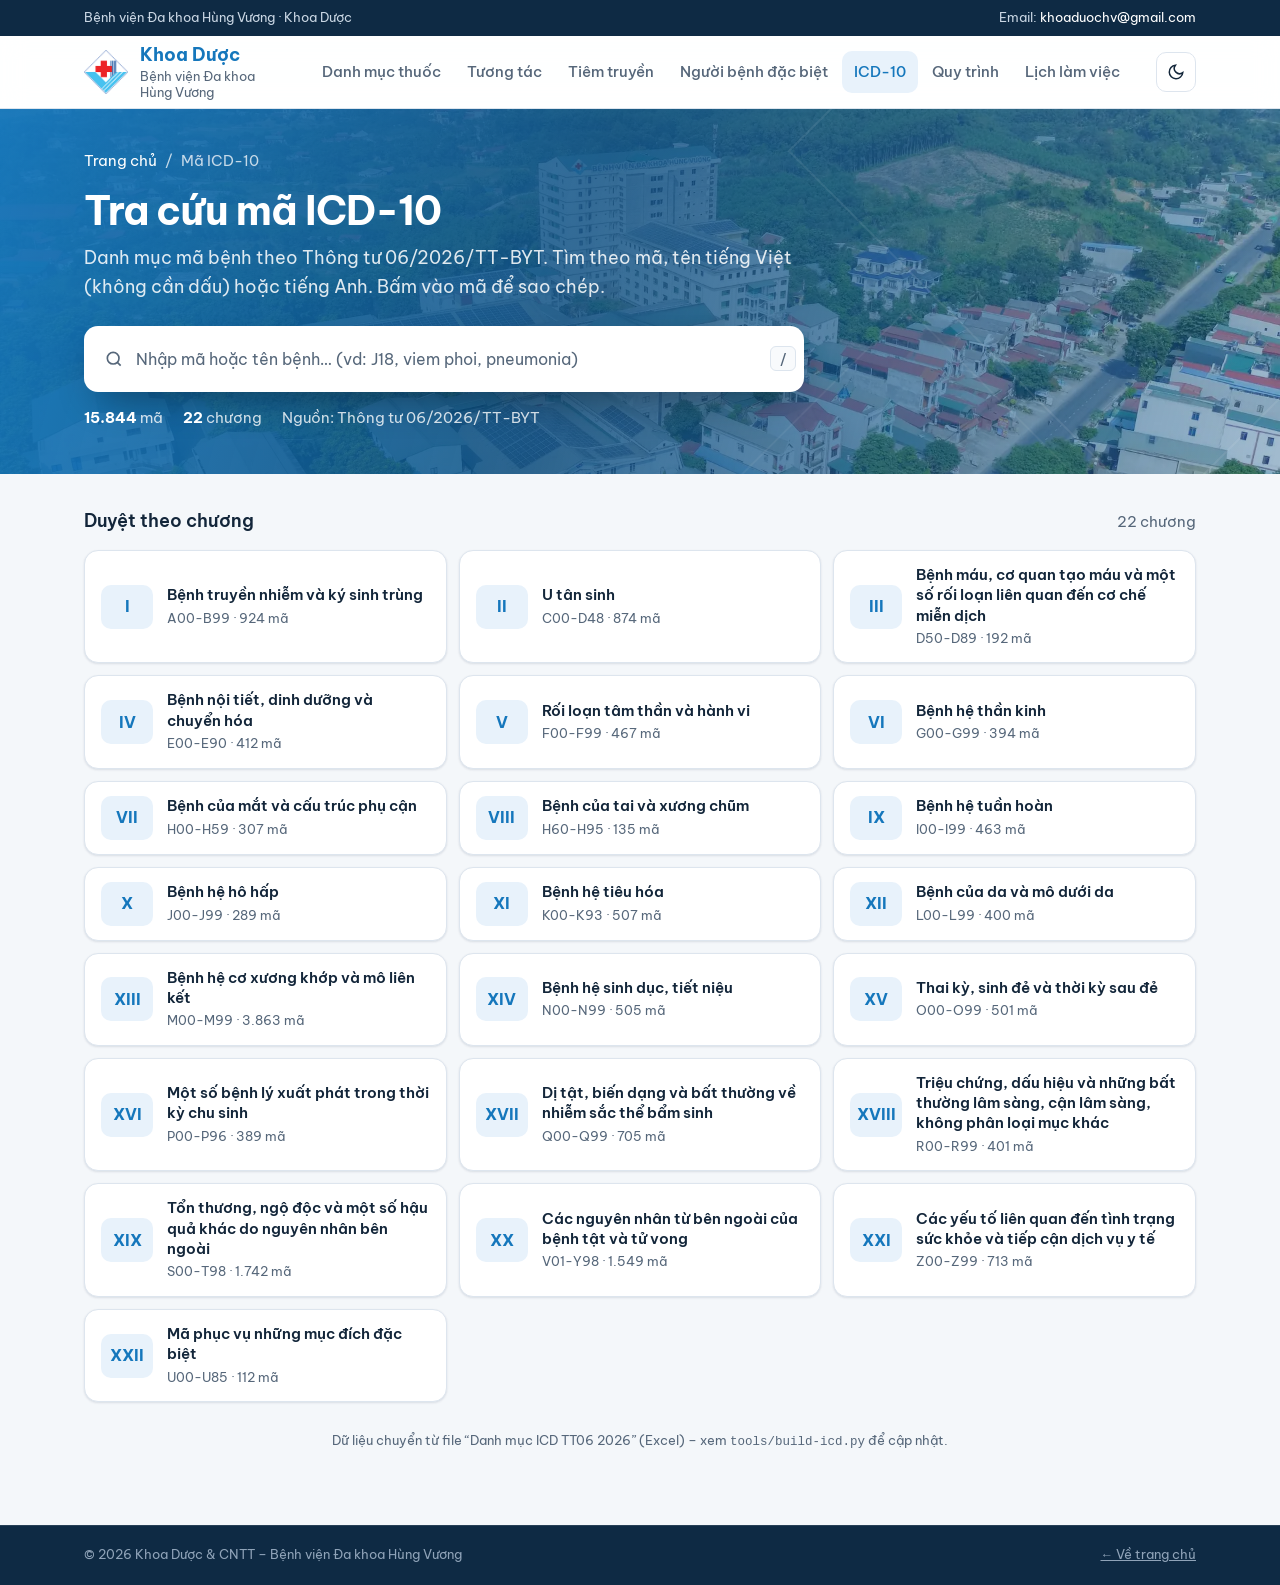
<file: icd10.html>
<!DOCTYPE html>
<html lang="vi">
<head>
<meta charset="utf-8">
<meta name="viewport" content="width=device-width, initial-scale=1">
<title>Mã ICD-10 · Khoa Dược BVĐK Hùng Vương</title>
<meta name="description" content="Tra cứu mã bệnh ICD-10 theo Thông tư 06/2026/TT-BYT: tìm theo mã, tên tiếng Việt không dấu hoặc tiếng Anh; cảnh báo mã không dùng làm bệnh chính.">
<meta name="theme-color" content="#1577bc">
<link rel="icon" type="image/png" href="assets/favicon-bvhv.png">
<link rel="manifest" href="manifest.webmanifest">
<meta name="apple-mobile-web-app-capable" content="yes">
<meta name="apple-mobile-web-app-title" content="Khoa Dược">
<link rel="apple-touch-icon" href="assets/favicon-bvhv.png">
<link rel="preload" href="data/icd10.json" as="fetch" crossorigin>
<link rel="preconnect" href="https://fonts.googleapis.com">
<link rel="preconnect" href="https://fonts.gstatic.com" crossorigin>
<link href="https://fonts.googleapis.com/css2?family=Be+Vietnam+Pro:ital,wght@0,400;0,500;0,600;0,700;1,400&display=swap" rel="stylesheet">
<link rel="stylesheet" href="assets/site.css">
<style>
/* ===== Riêng trang ICD-10 ===== */
.page-hero .lead{margin-bottom:24px;max-width:64ch}
.page-hero .search{max-width:720px}
.meta{display:flex;flex-wrap:wrap;gap:8px 20px;margin-top:14px;font-size:var(--fs-sm);color:rgb(255 255 255 / .8)}
.meta b{color:#fff}
.results{padding:36px 0 72px}
.chaps{display:grid;grid-template-columns:repeat(auto-fill,minmax(300px,1fr));gap:12px}
.chap{display:grid;grid-template-columns:52px 1fr;gap:14px;align-items:center;text-align:left;font:inherit;color:inherit;background:var(--surface);border:1px solid var(--line);border-radius:var(--r);padding:14px 16px;cursor:pointer;box-shadow:var(--shadow-sm);transition:border-color .15s,box-shadow .15s}
.chap:hover{border-color:color-mix(in srgb,var(--brand) 45%,var(--line));box-shadow:var(--shadow)}
.chap .no{font-weight:700;color:var(--brand);background:var(--tint);border-radius:10px;height:44px;display:grid;place-items:center}
.chap b{display:block;font-size:var(--fs-sm);font-weight:600;line-height:1.4}
.chap small{display:block;color:var(--muted);font-size:var(--fs-xs);margin-top:2px}
.back{font:600 var(--fs-sm) var(--font);color:var(--brand);background:none;border:0;padding:0;cursor:pointer;margin-bottom:12px}
.blk-title{font-size:var(--fs-xs);font-weight:700;letter-spacing:.06em;text-transform:uppercase;color:var(--muted);margin:22px 0 8px}
.ilist{list-style:none;margin:0;padding:0;background:var(--surface);border:1px solid var(--line);border-radius:var(--r);box-shadow:var(--shadow-sm);overflow:hidden}
.ilist li+li{border-top:1px solid var(--line)}
.irow{display:grid;grid-template-columns:96px minmax(0,1fr) auto;gap:16px;align-items:center;padding:12px 16px}
.irow:hover{background:var(--tint)}
.irow.cat{background:var(--surface-2)}
.code{font:700 var(--fs-base)/1.2 var(--font);color:var(--brand);letter-spacing:.02em;background:none;border:0;padding:0;text-align:left;cursor:pointer}
.irow .nm{cursor:pointer;min-width:0}
.irow b{display:block;font-size:var(--fs-base);font-weight:500;line-height:1.45}
.irow.cat b{font-weight:700}
.irow small{display:block;color:var(--muted);font-size:var(--fs-xs);line-height:1.45;margin-top:1px}
.flags{display:flex;flex-wrap:wrap;gap:6px;margin-top:6px}
.fg{font-size:11.5px;font-weight:600;padding:2px 9px;border-radius:99px;background:var(--surface-2);border:1px solid var(--line);color:var(--muted);white-space:nowrap}
.fg.red{background:var(--accent-tint);border-color:transparent;color:var(--accent)}
.fg.amb{background:#fff4e0;border-color:transparent;color:#a15c00}
:root[data-theme=dark] .fg.amb{background:#3a2a10;color:#ffc46b}
@media (prefers-color-scheme:dark){:root:not([data-theme=light]) .fg.amb{background:#3a2a10;color:#ffc46b}}
.cp{font:600 var(--fs-xs) var(--font);color:var(--muted);background:var(--surface);border:1px solid var(--line);border-radius:8px;padding:6px 10px;cursor:pointer;white-space:nowrap}
.cp:hover{color:var(--brand);border-color:var(--brand)}
.cp.ok{color:#fff;background:var(--brand);border-color:var(--brand)}
.src{margin-top:28px;font-size:var(--fs-xs);color:var(--muted);text-align:center}

/* chi tiết */
.dtop .code{font-size:clamp(22px,1vw + 18px,28px);cursor:default}
.dtop .en{color:var(--muted);font-size:var(--fs-sm);margin-top:4px}
.dbody{padding-top:16px}
.path{font-size:var(--fs-sm);color:var(--muted);line-height:1.6}
.path b{color:var(--ink);font-weight:600}
.alert{margin-top:14px;padding:12px 14px;border-radius:var(--r-sm);font-size:var(--fs-sm);line-height:1.55}
.alert.red{background:var(--accent-tint);border-left:4px solid var(--accent)}
.alert.amb{background:#fff4e0;border-left:4px solid #e69500}
:root[data-theme=dark] .alert.amb{background:#3a2a10}
@media (prefers-color-scheme:dark){:root:not([data-theme=light]) .alert.amb{background:#3a2a10}}
.alert.info{background:var(--tint);border-left:4px solid var(--brand)}
.hd{margin-top:16px}
.hd h3,.kids h3{font-size:var(--fs-base);margin-bottom:8px}
.hd div{white-space:pre-line;line-height:1.65;padding:12px 14px;border:1px solid var(--line);border-radius:var(--r-sm);background:var(--surface-2)}
.kids{margin-top:18px}
.kids .ilist{box-shadow:none}
@media (max-width:760px){
  .irow{grid-template-columns:72px minmax(0,1fr);gap:4px 12px;padding:12px 14px;align-items:start}
  .irow .code{padding-top:2px}
  .irow .cp{grid-column:2;justify-self:start}
}
</style>
</head>
<body>

<div class="topbar"><div class="wrap">
  <span>Bệnh viện Đa khoa Hùng Vương · Khoa Dược</span>
  <span>Email: <a href="mailto:khoaduochv@gmail.com">khoaduochv@gmail.com</a></span>
</div></div>

<header class="nav">
  <div class="wrap">
    <a class="logo" href="./" aria-label="Khoa Dược – BVĐK Hùng Vương, trang chủ">
      <img src="assets/favicon-bvhv.png" width="44" height="44" alt="">
      <span><b>Khoa Dược</b><small>Bệnh viện Đa khoa Hùng Vương</small></span>
    </a>
    <ul>
      <li><a href="danh-muc.html">Danh mục thuốc</a></li>
      <li><a href="tuong-tac.html">Tương tác</a></li>
      <li><a href="tiem-truyen.html">Tiêm truyền</a></li>
      <li><a href="dac-biet.html">Người bệnh đặc biệt</a></li>
      <li><a href="icd10.html" aria-current="page">ICD-10</a></li>
      <li><a href="quy-trinh.html">Quy trình</a></li>
      <li><a href="lich-lam-viec.html">Lịch làm việc</a></li>
    </ul>
    <button class="theme" id="theme" aria-label="Đổi giao diện sáng/tối">
      <svg width="18" height="18" viewBox="0 0 24 24" fill="none" stroke="currentColor" stroke-width="2" aria-hidden="true"><path d="M21 12.8A9 9 0 1 1 11.2 3a7 7 0 0 0 9.8 9.8z"/></svg>
    </button>
  </div>
</header>

<main>
  <div class="hero page-hero">
    <div class="wrap">
      <nav class="crumb" aria-label="Đường dẫn"><a href="./">Trang chủ</a><span>/</span><span>Mã ICD-10</span></nav>
      <h1>Tra cứu mã ICD-10</h1>
      <p class="lead">Danh mục mã bệnh theo Thông tư 06/2026/TT-BYT. Tìm theo mã, tên tiếng Việt (không cần dấu) hoặc tiếng Anh. Bấm vào mã để sao chép.</p>
      <label class="search" for="q">
        <svg width="20" height="20" viewBox="0 0 24 24" fill="none" stroke="currentColor" stroke-width="2" aria-hidden="true"><circle cx="11" cy="11" r="7"/><path d="m20 20-4-4"/></svg>
        <input id="q" type="search" placeholder="Nhập mã hoặc tên bệnh… (vd: J18, viem phoi, pneumonia)" autocomplete="off">
        <kbd>/</kbd>
      </label>
      <div class="meta"><span><b id="total">…</b> mã</span><span><b>22</b> chương</span><span>Nguồn: Thông tư 06/2026/TT-BYT</span></div>
    </div>
  </div>

  <section class="results" aria-live="polite">
    <div class="wrap">
      <div id="view"><div class="chaps"><div class="skel"></div><div class="skel"></div><div class="skel"></div></div></div>
      <p class="src">Dữ liệu chuyển từ file “Danh mục ICD TT06 2026” (Excel) – xem <code>tools/build-icd.py</code> để cập nhật.</p>
    </div>
  </section>
</main>

<dialog class="detail" id="detail" aria-labelledby="d-code">
  <div class="dwrap">
    <div class="dtop">
      <div><div class="code" id="d-code"></div><h2 id="d-vi" style="margin-top:6px"></h2><div class="en" id="d-en"></div></div>
      <button class="x" id="d-close" aria-label="Đóng"><svg width="18" height="18" viewBox="0 0 24 24" fill="none" stroke="currentColor" stroke-width="2.2" stroke-linecap="round" aria-hidden="true"><path d="M6 6l12 12M18 6 6 18"/></svg></button>
    </div>
    <div class="dbody" id="d-body"></div>
  </div>
</dialog>

<footer>
  <div class="copy"><div class="wrap"><span>© 2026 Khoa Dược &amp; CNTT – Bệnh viện Đa khoa Hùng Vương</span><span><a href="./" style="color:inherit">← Về trang chủ</a></span></div></div>
</footer>

<script src="assets/site.js"></script>
<script>
/* Dữ liệu: data/icd10.json {v, ch:[[số La Mã, phạm vi, tên VI, tên EN]], bl:[[mã khối, tên VI, tên EN]],
   c:[[mã, tên VI, tên EN, cờ, chỉ số chương, chỉ số khối]]} · data/icd10-hd.json: hướng dẫn mã hoá (cùng thứ tự c).
   Cờ: 1 không dùng làm bệnh chính · 2 không khuyến khích làm bệnh chính · 4 không dùng vì có mã chi tiết hơn
       8 chỉ mã hoá nguyên nhân tử vong · 16 chỉ/chủ yếu ở nữ · 32 chỉ/chủ yếu ở nam */
const $=id=>document.getElementById(id);
const PAGE=100;
const norm=s=>(s||"").normalize("NFD").replace(/[̀-ͯ]/g,"").replace(/đ/gi,"d").toLowerCase();
const esc=s=>(s||"").replace(/[&<>"]/g,c=>({"&":"&amp;","<":"&lt;",">":"&gt;",'"':"&quot;"}[c]));
/* Mã có ký hiệu † (nguyên nhân) hoặc * (biểu hiện): khi sao chép bỏ ký hiệu để dán vào HIS */
const bare=c=>c.replace(/[†*]/g,"");
const FLAGS=[[1,"Không dùng làm bệnh chính","red"],[2,"Không khuyến khích làm bệnh chính","amb"],[4,"Có mã chi tiết hơn","amb"],[8,"Chỉ mã hoá tử vong","red"],[16,"Nữ",""],[32,"Nam",""]];
let D=null, HD=null, IDX=[], BYCODE=new Map(), view=[], shown=0, mode="chaps", curChap=-1;

function flagsHTML(f){const t=FLAGS.filter(([b])=>f&b).map(([,l,c])=>`<span class="fg ${c}">${l}</span>`);return t.length?`<span class="flags">${t.join("")}</span>`:""}
function rowHTML(i){const c=D.c[i], cat=c[0].length===3;
  return `<li><div class="irow${cat?" cat":""}"><button class="code" data-i="${i}" title="Xem chi tiết">${c[0]}</button><div class="nm" data-i="${i}"><b>${esc(c[1])}</b><small>${esc(c[2])}</small>${flagsHTML(c[3])}</div><button class="cp" data-c="${bare(c[0])}" aria-label="Sao chép mã ${bare(c[0])}">Sao chép</button></div></li>`}

function showChaps(){
  mode="chaps";curChap=-1;
  $("view").innerHTML=`<div class="rhead"><h2>Duyệt theo chương</h2><span>${D.ch.length} chương</span></div><div class="chaps">${D.ch.map((h,i)=>`<button class="chap" data-ch="${i}"><span class="no">${h[0]}</span><span><b>${esc(h[2])}</b><small>${h[1]} · ${D.c.filter(c=>c[4]===i).length.toLocaleString("vi-VN")} mã</small></span></button>`).join("")}</div>`;
}
function showChap(ci){
  mode="chap";curChap=ci;const h=D.ch[ci];
  view=D.c.map((c,i)=>i).filter(i=>D.c[i][4]===ci);
  $("view").innerHTML=`<button class="back" id="back">← Tất cả chương</button><div class="rhead"><h2>Chương ${h[0]}: ${esc(h[2])}</h2><span>${h[1]} · ${view.length.toLocaleString("vi-VN")} mã</span></div><div id="lst"></div><button class="more" id="more" hidden></button>`;
  shown=0;moreChap();
}
function moreChap(){
  const part=view.slice(shown,shown+PAGE);let html="",last=shown?D.c[view[shown-1]][5]:-1;
  for(const i of part){const b=D.c[i][5];if(b!==last){if(html)html+="</ul>";html+=`<h3 class="blk-title">${esc(D.bl[b][0])} · ${esc(D.bl[b][1])}</h3><ul class="ilist">`;last=b}else if(!html)html+='<ul class="ilist">';html+=rowHTML(i)}
  $("lst").insertAdjacentHTML("beforeend",html+"</ul>");shown+=part.length;
  $("more").hidden=shown>=view.length;$("more").textContent=`Xem thêm (${(view.length-shown).toLocaleString("vi-VN")} mã)`;
}
function search(raw){
  const q=norm(raw.trim()); if(!q){showChaps();return}
  mode="search";
  const qc=q.replace(/[.\s]/g,"").toUpperCase(), isCode=/^[A-Z]\d{0,2}[0-9A-Z]{0,2}$/.test(qc);
  const ws=q.split(/\s+/).filter(Boolean), res=[];
  for(let i=0;i<IDX.length;i++){
    const x=IDX[i];let s=-1;
    if(isCode&&x.cc.startsWith(qc)) s=x.cc===qc?0:1+x.cc.length-qc.length;
    else if(ws.every(w=>x.t.includes(w))){
      /* cụm từ đứng đầu một từ trong tên > chứa cụm từ > chỉ khớp từng từ;
         mã không dùng / không khuyến khích làm bệnh chính bị đẩy xuống; cùng hạng giữ thứ tự mã */
      s=(" "+x.vi).includes(" "+q)?10:x.vi.includes(q)?20:30;
      const f=D.c[i][3]; if(f&3)s+=8; if(f&4)s+=2;
    }
    if(s>=0)res.push([s,i]);
  }
  res.sort((a,b)=>a[0]-b[0]||a[1]-b[1]); view=res.map(r=>r[1]);
  $("view").innerHTML=`<div class="rhead"><h2>Kết quả cho “${esc(raw.trim())}”</h2><span>${view.length.toLocaleString("vi-VN")} mã</span></div>${view.length?'<ul class="ilist" id="lst"></ul>':`<div class="state">Không tìm thấy mã phù hợp. Thử từ khoá ngắn hơn, ví dụ “viem phoi” hoặc “J18”.</div>`}<button class="more" id="more" hidden></button>`;
  shown=0;if(view.length)moreSearch();
}
function moreSearch(){const part=view.slice(shown,shown+PAGE);$("lst").insertAdjacentHTML("beforeend",part.map(rowHTML).join(""));shown+=part.length;$("more").hidden=shown>=view.length;$("more").textContent=`Xem thêm (${(view.length-shown).toLocaleString("vi-VN")} mã)`}

async function openDetail(i,push=true){
  const c=D.c[i],h=D.ch[c[4]],b=D.bl[c[5]];
  $("d-code").textContent=c[0];$("d-vi").textContent=c[1];$("d-en").textContent=c[2];
  const al=[];
  if(c[3]&1)al.push('<div class="alert red"><strong>Không dùng làm bệnh chính.</strong> Mã này chỉ dùng làm bệnh kèm theo / mã bổ sung.</div>');
  if(c[3]&2)al.push('<div class="alert amb"><strong>Không khuyến khích dùng làm bệnh chính.</strong> Nên tìm mã phản ánh đúng bệnh chính hơn.</div>');
  if(c[3]&4)al.push('<div class="alert amb"><strong>Không dùng mã này</strong> vì đã có mã chi tiết hơn (4–5 ký tự) – chọn một mã bên dưới.</div>');
  if(c[3]&8)al.push('<div class="alert red"><strong>Chỉ dùng để mã hoá nguyên nhân tử vong.</strong></div>');
  if(c[3]&16)al.push('<div class="alert info">Bệnh chỉ có hoặc chủ yếu có ở <strong>nữ giới</strong>.</div>');
  if(c[3]&32)al.push('<div class="alert info">Bệnh chỉ có hoặc chủ yếu có ở <strong>nam giới</strong>.</div>');
  const p3=c[0].slice(0,3), kids=[];for(let j=0;j<D.c.length;j++){if(j!==i&&D.c[j][0].startsWith(p3))kids.push(j)}
  $("d-body").innerHTML=`<div class="dactions" style="display:flex;gap:10px;flex-wrap:wrap"><button class="btn primary" id="d-copy">Sao chép mã ${bare(c[0])}</button><button class="btn" id="d-share">Sao chép link</button><a class="btn" href="${gopYUrl({loai:GOP_Y_SAI,trang:"Mã ICD-10",thuoc:bare(c[0])+" "+c[1]})}" target="_blank" rel="noopener">Báo thông tin chưa đúng</a></div>
    <p class="path" style="margin-top:14px">Chương <b>${h[0]}</b> · ${esc(h[2])} (${h[1]})<br>Khối <b>${esc(b[0])}</b> · ${esc(b[1])}</p>
    ${al.join("")}<div class="hd" id="d-hd"></div>
    ${kids.length?`<div class="kids"><h3>${c[0].length===3?"Các mã chi tiết":"Cùng nhóm "+p3}</h3><ul class="ilist">${kids.map(rowHTML).join("")}</ul></div>`:""}`;
  $("d-copy").onclick=e=>copy(bare(c[0]),e.currentTarget,`Đã sao chép ${bare(c[0])} ✓`);
  $("d-share").onclick=e=>copy(location.href,e.currentTarget,"Đã sao chép link ✓");
  if(!$("detail").open)$("detail").showModal();$("d-body").scrollTop=0;
  if(push)history.replaceState(null,"","#m="+encodeURIComponent(bare(c[0])));
  try{ if(!HD) HD=await (await fetch("data/icd10-hd.json")).json();
    const g=(HD[i]||"").trim(); if(g&&$("d-code").textContent===c[0]) $("d-hd").innerHTML=`<h3>Hướng dẫn mã hoá (WHO 2019)</h3><div>${esc(g)}</div>`;
  }catch(e){}
}
async function copy(text,btn,ok){try{await navigator.clipboard.writeText(text)}catch(e){const t=document.createElement("textarea");t.value=text;document.body.append(t);t.select();document.execCommand("copy");t.remove()}
  const old=btn.textContent;btn.textContent=ok||"Đã chép ✓";btn.classList.add("ok");setTimeout(()=>{btn.textContent=old;btn.classList.remove("ok")},1400)}

document.addEventListener("click",e=>{
  const cp=e.target.closest(".cp");if(cp){copy(cp.dataset.c,cp,"Đã chép ✓");return}
  const o=e.target.closest(".code[data-i],.nm[data-i]");if(o){openDetail(+o.dataset.i);return}
  const ch=e.target.closest(".chap");if(ch){showChap(+ch.dataset.ch);scrollTo({top:$("view").offsetTop-90});return}
  if(e.target.id==="back"){showChaps();return}
  if(e.target.id==="more"){mode==="chap"?moreChap():moreSearch()}
});
let tm;$("q").addEventListener("input",()=>{clearTimeout(tm);tm=setTimeout(()=>D&&search($("q").value),150)});
$("d-close").onclick=()=>$("detail").close();
$("detail").addEventListener("click",e=>{if(e.target===$("detail"))$("detail").close()});
$("detail").addEventListener("close",()=>history.replaceState(null,"",location.pathname+location.search));
addEventListener("keydown",e=>{if(e.key==="/"&&document.activeElement!==$("q")&&!$("detail").open){e.preventDefault();$("q").focus()}});
function openFromHash(){const m=location.hash.match(/^#m=(.+)$/);if(!m||!D)return;const i=BYCODE.get(decodeURIComponent(m[1]).toUpperCase());if(i!==undefined)openDetail(i,false)}
addEventListener("hashchange",openFromHash);

(async()=>{
  try{
    D=await (await fetch("data/icd10.json")).json();
    IDX=D.c.map(c=>({cc:bare(c[0]).replace(".",""),vi:norm(c[1]),t:norm(c[0]+" "+c[0].replace(".","")+" "+c[1]+" "+c[2])}));
    D.c.forEach((c,i)=>BYCODE.set(bare(c[0]),i));
    $("total").textContent=D.c.length.toLocaleString("vi-VN");
    $("q").value.trim()?search($("q").value):showChaps(); openFromHash();
  }catch(e){$("view").innerHTML='<div class="state">Không tải được dữ liệu ICD-10. Tải lại trang để thử lại.</div>'}
})();

const root=document.documentElement;
try{const s=localStorage.getItem("hv-theme");if(s)root.dataset.theme=s}catch(e){}
$("theme").onclick=()=>{const dark=root.dataset.theme?root.dataset.theme==="dark":matchMedia("(prefers-color-scheme:dark)").matches;root.dataset.theme=dark?"light":"dark";try{localStorage.setItem("hv-theme",root.dataset.theme)}catch(e){}};
</script>
</body>
</html>
</file>
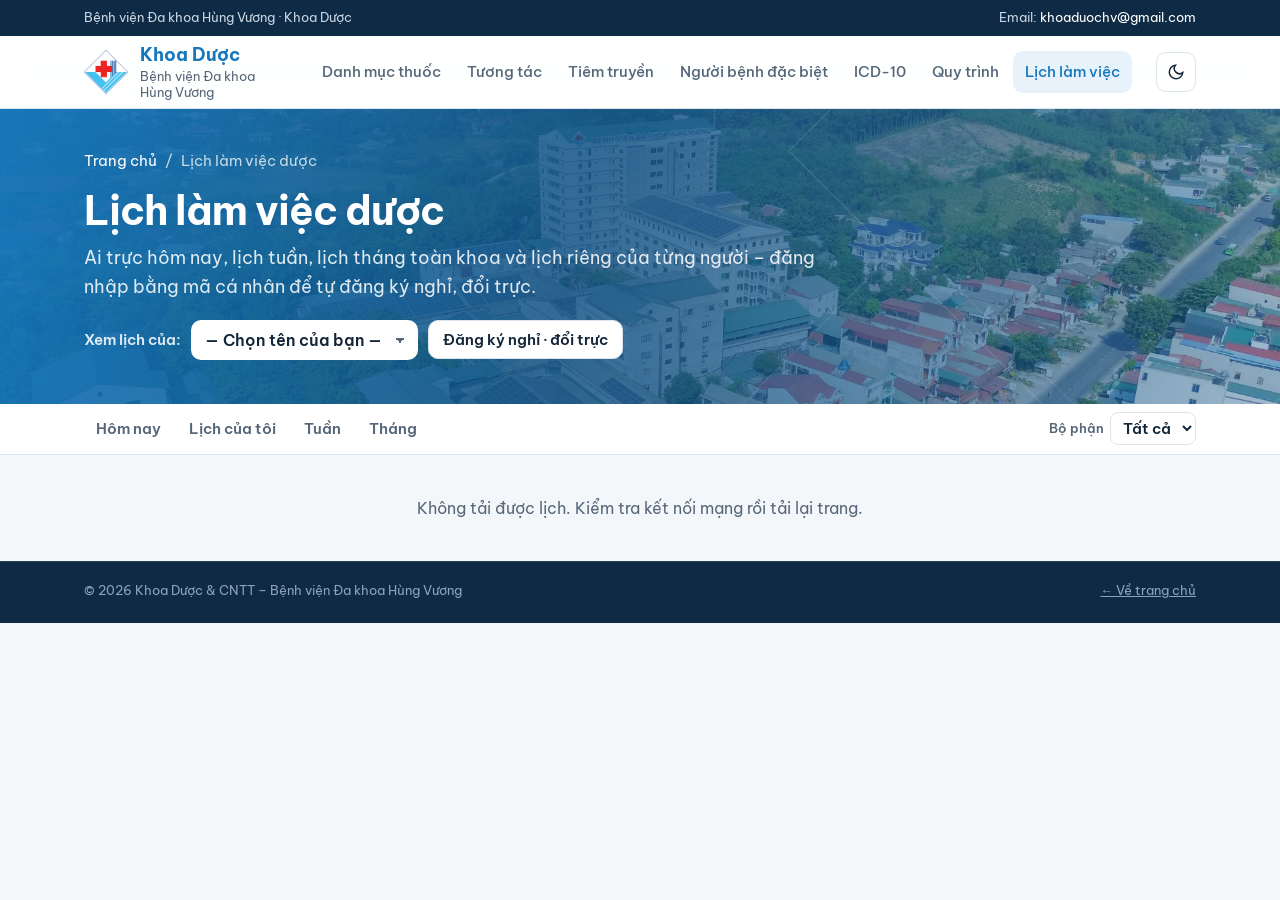
<file: lich-lam-viec.html>
<!DOCTYPE html>
<html lang="vi">
<head>
<meta charset="utf-8">
<meta name="viewport" content="width=device-width, initial-scale=1">
<title>Lịch làm việc dược · Khoa Dược BVĐK Hùng Vương</title>
<meta name="description" content="Lịch trực và lịch làm việc của Khoa Dược – Bệnh viện Đa khoa Hùng Vương: hôm nay ai trực, lịch theo tuần, lịch của từng người.">
<meta name="theme-color" content="#1577bc">
<link rel="icon" type="image/png" href="assets/favicon-bvhv.png">
<link rel="manifest" href="manifest.webmanifest">
<meta name="apple-mobile-web-app-capable" content="yes">
<meta name="apple-mobile-web-app-title" content="Khoa Dược">
<link rel="apple-touch-icon" href="assets/favicon-bvhv.png">
<link rel="preconnect" href="https://script.google.com">
<link rel="preconnect" href="https://fonts.googleapis.com">
<link rel="preconnect" href="https://fonts.gstatic.com" crossorigin>
<link href="https://fonts.googleapis.com/css2?family=Be+Vietnam+Pro:ital,wght@0,400;0,500;0,600;0,700;1,400&display=swap" rel="stylesheet">
<link rel="stylesheet" href="assets/site.css">
<style>
/* ===== Riêng trang Lịch làm việc dược ===== */
.page-hero .lead{margin-bottom:18px;max-width:64ch}
.who{display:flex;flex-wrap:wrap;align-items:center;gap:10px;margin-top:6px}
.who label{font-size:var(--fs-sm);color:rgb(255 255 255 / .85);font-weight:600}
.who select{font:600 var(--fs-base) var(--font);color:var(--ink);background:var(--surface);border:0;border-radius:var(--r-sm);padding:10px 36px 10px 14px;min-width:220px;appearance:none;background-image:linear-gradient(45deg,transparent 50%,var(--muted) 50%),linear-gradient(135deg,var(--muted) 50%,transparent 50%);background-position:calc(100% - 18px) 52%,calc(100% - 13px) 52%;background-size:5px 5px;background-repeat:no-repeat;cursor:pointer}
.who .meta{font-size:var(--fs-xs);color:rgb(255 255 255 / .75)}
.blk{padding:36px 0;scroll-margin-top:calc(var(--hdr,64px) + 52px)}
#dk{scroll-margin-top:calc(var(--hdr,64px) + 44px)}
/* Thanh chuyển mục dính dưới header */
.lnav{position:sticky;top:var(--hdr,64px);z-index:15;background:color-mix(in srgb,var(--surface) 94%,transparent);backdrop-filter:blur(10px);border-bottom:1px solid var(--line)}
.lnav .wrap{display:flex;align-items:center;gap:4px;overflow-x:auto;scrollbar-width:none;padding-top:6px;padding-bottom:6px}
.lnav .wrap::-webkit-scrollbar{display:none}
.lnav a{flex:none;font-size:var(--fs-sm);font-weight:600;color:var(--muted);text-decoration:none;padding:7px 12px;border-radius:99px}
.lnav a:hover,.lnav a.on{color:var(--brand);background:var(--tint)}
.ln-bp{margin-left:auto;flex:none;display:flex;align-items:center;gap:6px;font-size:var(--fs-xs);font-weight:600;color:var(--muted)}
.lnav .ln-gt{display:block;padding-top:0;overflow:visible}.lnav .ln-gt[hidden]{display:none}
.ln-gt{font-size:var(--fs-xs);color:var(--muted);padding-bottom:7px;line-height:1.45}
.ln-gt b{color:var(--ink)}
.ln-gt button{font:600 var(--fs-xs) var(--font);color:var(--brand);background:none;border:0;padding:0 2px;cursor:pointer;text-decoration:underline}
.ln-bp select{font:600 var(--fs-sm) var(--font);color:var(--ink);background:var(--surface);border:1px solid var(--line);border-radius:8px;padding:5px 8px}
/* Hôm nay của bạn */
.toi-nay{display:flex;flex-wrap:wrap;gap:8px 18px;align-items:center;background:var(--tint);border:1px solid color-mix(in srgb,var(--brand) 30%,var(--line));border-radius:var(--r);padding:12px 16px;margin-bottom:16px;font-size:var(--fs-sm)}
.toi-nay b.ai{font-size:var(--fs-base)}
.toi-nay .tn{display:flex;gap:6px;align-items:baseline}.toi-nay .tn small{color:var(--muted);font-weight:600}
.toi-nay .tn span{font-weight:700}.toi-nay .tn span.k{color:var(--accent)}
/* ngày lễ */
em.le{display:inline-block;font-style:normal;font-size:11px;font-weight:700;color:var(--accent);margin-left:6px}
.day header em.le{color:inherit;opacity:.9}
.wk th em.le{display:block;margin:2px 0 0}
/* lọc bộ phận / hàng của tôi */
.wk tbody tr.toi th{color:var(--brand)}.wk tbody tr.toi td{background:color-mix(in srgb,var(--brand) 6%,transparent)}
.chu-mau{display:flex;flex-wrap:wrap;gap:6px 14px;font-size:var(--fs-xs);color:var(--muted);margin-top:10px;align-items:center}
.chu-mau .nc{font-size:11.5px;padding:1px 7px}
/* Lịch tháng toàn khoa */
.mt-h{display:flex;align-items:center;gap:8px;flex-wrap:wrap;margin-bottom:10px}
.mt-g{display:grid;grid-template-columns:repeat(7,1fr);gap:4px}
.mt-w{font-size:11px;color:var(--muted);text-align:center;font-weight:700;padding:2px 0}
.mt-c{position:relative;min-height:64px;border:1px solid var(--line);border-radius:8px;background:var(--surface);padding:5px 6px;text-align:left;font:inherit;color:var(--ink);cursor:pointer;display:flex;flex-direction:column;gap:2px}
.mt-c b{font-size:var(--fs-sm)}.mt-c small{font-size:11px;color:var(--muted);line-height:1.25}
.mt-c.thieu{border-color:var(--accent);background:color-mix(in srgb,var(--accent) 7%,var(--surface))}
.mt-c.vua{border-color:#d39a00}
.mt-c.tod{box-shadow:0 0 0 2px var(--brand)}
.mt-c.sel{outline:2px solid var(--ink);outline-offset:1px}
.mt-c.qua{opacity:.6}
.mt-c i.toi{position:absolute;top:5px;right:6px;width:8px;height:8px;border-radius:50%;background:var(--brand)}
.mt-c i.toi.nghi{background:var(--c-thang);border:1px solid var(--brand)}
.mt-c .le{margin:0;font-size:10px}
.mt-ct{margin-top:12px}
@media (max-width:760px){.mt-c{min-height:54px;padding:4px}.mt-c small.ns2{display:none}}
/* chữ trong ô lịch nghỉ */
.dk .cd em.lt{position:absolute;top:2px;left:4px;font-style:normal;font-size:9.5px;font-weight:800;color:color-mix(in srgb,var(--ink) 75%,transparent)}
.dk .cd.le b{color:var(--accent)}
/* phân trực gợi ý */
.pt-bang{width:100%;border-collapse:collapse;font-size:var(--fs-sm);margin-top:10px}
.pt-bang th,.pt-bang td{border-bottom:1px solid var(--line);padding:6px 8px;text-align:left}
.pt-bang td.giu{color:var(--muted)}.pt-bang td.moi{font-weight:700;color:var(--brand)}.pt-bang td.thieu{color:var(--accent);font-weight:700}
.pt-dem{font-size:var(--fs-xs);color:var(--muted);margin-top:8px;line-height:1.7}
.ics-url{width:100%;font:500 var(--fs-xs) var(--font);padding:8px;border:1px solid var(--line);border-radius:8px;background:var(--surface-2);color:var(--ink)}
.blk+.blk{border-top:1px solid var(--line)}
.blk h2{font-size:var(--fs-md);font-weight:700;margin:0 0 14px;display:flex;align-items:center;gap:10px;flex-wrap:wrap}
.blk h2 small{font-size:var(--fs-xs);font-weight:600;color:var(--muted)}

/* Hôm nay / ngày mai */
.days2{display:grid;grid-template-columns:1fr 1fr;gap:16px}
.day{background:var(--surface);border:1px solid var(--line);border-radius:var(--r);overflow:hidden;box-shadow:var(--shadow-sm)}
.day.today{border-color:var(--brand);box-shadow:0 0 0 1px var(--brand),var(--shadow-sm)}
.day header{display:flex;align-items:baseline;justify-content:space-between;gap:10px;padding:14px 18px;background:var(--surface-2);border-bottom:1px solid var(--line)}
.day.today header{background:var(--brand);color:#fff;border-color:var(--brand)}
.day header b{font-size:var(--fs-md)}
.day header span{font-size:var(--fs-sm);opacity:.85}
.roles{list-style:none;margin:0;padding:6px 0}
.roles li{display:grid;grid-template-columns:minmax(120px,42%) 1fr;gap:12px;padding:9px 18px;align-items:baseline}
.roles li+li{border-top:1px dashed var(--line)}
.roles .r{font-size:var(--fs-sm);color:var(--muted);font-weight:600}
.roles .p{font-size:var(--fs-base);font-weight:600}
.roles li.key .r{color:var(--accent)}
.empty-day{padding:18px;color:var(--muted);font-size:var(--fs-sm)}
mark.me{background:color-mix(in srgb,var(--accent) 18%,transparent);color:inherit;border-radius:4px;padding:0 3px;box-shadow:inset 0 -2px 0 var(--accent)}

/* Lịch của tôi */
.mine{display:grid;grid-template-columns:repeat(auto-fill,minmax(220px,1fr));gap:10px}
.mi{display:flex;gap:12px;align-items:center;background:var(--surface);border:1px solid var(--line);border-radius:var(--r-sm);padding:10px 14px}
.mi .d{flex:none;width:52px;text-align:center;border-radius:8px;background:var(--tint);color:var(--brand);padding:4px 0;line-height:1.15}
.mi .d b{display:block;font-size:20px}
.mi .d small{font-size:11px;font-weight:600}
.mi.today .d{background:var(--brand);color:#fff}
.mi .t{font-size:var(--fs-sm);font-weight:600}
.mi .t small{display:block;font-weight:500;color:var(--muted);font-size:var(--fs-xs);margin-top:2px}
.mine-tools{display:flex;flex-wrap:wrap;gap:8px;margin-top:14px;align-items:center}
.mine-tools .ics-note{font-size:var(--fs-xs);color:var(--muted)}

/* Lịch tuần */
.wk-nav{display:flex;align-items:center;gap:8px;margin-left:auto}
.wk-nav button{font:600 var(--fs-sm) var(--font);border:1px solid var(--line);background:var(--surface);color:var(--ink);border-radius:var(--r-sm);padding:7px 12px;cursor:pointer}
.wk-nav button:hover{border-color:var(--brand);color:var(--brand)}
.wk-nav button:disabled{opacity:.4;cursor:default}
.wk-wrap{overflow-x:auto;border:1px solid var(--line);border-radius:var(--r);background:var(--surface)}
table.wk{border-collapse:collapse;width:100%;min-width:760px;font-size:var(--fs-sm);table-layout:fixed}
.wk th,.wk td{border-bottom:1px solid var(--line);padding:10px 10px;text-align:left;vertical-align:top}
.wk td+td,.wk th+th{border-left:1px solid var(--line)}
.wk thead th{background:var(--surface-2);font-weight:700;white-space:nowrap}
.wk thead th small{display:block;font-weight:500;color:var(--muted);font-size:var(--fs-xs)}
.wk tbody th{font-weight:600;color:var(--muted);white-space:nowrap;background:var(--surface-2);width:150px}
.wk tbody tr.key th{color:var(--accent)}
.wk .wkend{background:color-mix(in srgb,var(--surface-2) 60%,transparent)}
.wk .tod{background:var(--tint)}
.wk thead th.tod{background:var(--brand);color:#fff}
.wk thead th.tod small{color:rgb(255 255 255 / .85)}
.wk tr:last-child>*{border-bottom:0}
/* điện thoại: lịch tuần thành danh sách ngày */
.wk-list{display:none}
@media (max-width:760px){
  .days2{grid-template-columns:1fr}
  .mine{grid-template-columns:1fr 1fr}
  .mi{padding:8px 10px;gap:10px}
  .mi .d{width:44px}
  .wk-wrap{display:none}
  .wk-list{display:grid;gap:12px}
  .wk-nav{margin-left:0;width:100%;justify-content:space-between}
}
/* Lịch nghỉ */
.off{padding:10px 18px 14px;border-top:1px solid var(--line);background:color-mix(in srgb,var(--surface-2) 70%,transparent)}
.off b.h{display:block;font-size:var(--fs-xs);color:var(--muted);font-weight:700;text-transform:uppercase;letter-spacing:.06em;margin-bottom:6px}
.chips{display:flex;flex-wrap:wrap;gap:6px}
body{--c-thang:color-mix(in srgb,var(--brand) 26%,var(--surface));--c-nam:color-mix(in srgb,#1c8a4c 28%,var(--surface));--c-om:color-mix(in srgb,#e08a00 32%,var(--surface));--c-khac:color-mix(in srgb,#8e5bd6 26%,var(--surface));--c-truc:color-mix(in srgb,var(--muted) 18%,var(--surface))}
.nc{display:inline-flex;align-items:baseline;gap:5px;font-size:var(--fs-sm);font-weight:600;color:var(--ink);background:var(--surface);border:1px solid var(--line);border-radius:8px;padding:3px 9px;white-space:nowrap}
.nc b{font-weight:600}
.nc small{font-size:11.5px;font-weight:600;color:color-mix(in srgb,var(--ink) 70%,transparent)}
.nc.l-thang{background:var(--c-thang);border-color:transparent}.nc.l-nam{background:var(--c-nam);border-color:transparent}
.nc.l-om,.nc.l-conom{background:var(--c-om);border-color:transparent}.nc.l-hoc,.nc.l-ct,.nc.l-khac{background:var(--c-khac);border-color:transparent}
.nc.l-truc{background:var(--c-truc);border-color:transparent}
.wk tr.offrow td .nc{display:flex;flex-direction:column;align-items:flex-start;gap:0;line-height:1.25;margin:0 0 4px;white-space:normal}
.wk tr.offrow td .nc b{white-space:nowrap}
.nc.me{background:color-mix(in srgb,var(--accent) 14%,var(--surface));border-color:var(--accent)}
.wk tr.offrow th{color:var(--muted)}
.wk tr.offrow td .nc{font-size:12px;padding:2px 8px;margin:0 4px 4px 0}
.mi.off-i .d{background:var(--surface-2);color:var(--muted)}
.mi.off-i .t{color:var(--muted)}
/* Nhân sự theo định mức · làm thay */
.ns{padding:10px 18px 12px;border-top:1px solid var(--line)}
.ns b.h{display:block;font-size:var(--fs-xs);color:var(--muted);font-weight:700;text-transform:uppercase;letter-spacing:.06em;margin-bottom:6px}
.ns.bad b.h{color:var(--accent)}
.nsb{display:inline-flex;align-items:baseline;gap:4px;font-size:var(--fs-sm);font-weight:600;color:var(--ink);border:1px solid var(--line);border-radius:8px;padding:3px 9px;background:var(--surface)}
.nsb small{font-size:11px;color:var(--muted);font-weight:700;margin-left:4px}
.nsb.thieu{border-color:var(--accent);color:var(--accent);background:color-mix(in srgb,var(--accent) 8%,var(--surface))}
.ns-ok{font-size:12px;color:#1c8a4c;font-weight:600}
.ns-t{font-size:12px;color:var(--accent);font-weight:700;line-height:1.5}
.lt{padding:8px 18px;border-top:1px dashed var(--line);font-size:var(--fs-sm);color:var(--muted)}
.lt b{color:var(--ink)}
/* Đăng ký nghỉ · đổi trực */
.dk h3{font-size:var(--fs-base);margin:0 0 12px}
.dk-card{background:var(--surface);border:1px solid var(--line);border-radius:var(--r);padding:16px 18px;margin-bottom:14px;box-shadow:var(--shadow-sm)}
.dk-card.hl{border-color:var(--brand);box-shadow:0 0 0 1px var(--brand),var(--shadow-sm)}
.dk-login{display:flex;flex-wrap:wrap;gap:12px;align-items:flex-end}
.dk label{display:flex;flex-direction:column;gap:5px;font-size:var(--fs-sm);font-weight:600;color:var(--muted)}
.dk label small{font-weight:500}
.dk label.ck{flex-direction:row;align-items:center;gap:6px;padding-bottom:10px}
.dk input:not([type=checkbox]),.dk select{font:500 var(--fs-base) var(--font);color:var(--ink);background:var(--surface);border:1px solid var(--line);border-radius:var(--r-sm);padding:9px 11px;min-width:0;width:100%}
.dk-login label:not(.ck){min-width:200px}
.dk input:focus,.dk select:focus{outline:2px solid var(--brand);outline-offset:1px}
.dk-grid{display:grid;grid-template-columns:repeat(auto-fit,minmax(200px,1fr));gap:12px;margin-bottom:12px}
.dk-grid .w2{grid-column:1/-1}
.dk-it{display:flex;gap:12px;align-items:center;justify-content:space-between;padding:10px 0;border-top:1px dashed var(--line);font-size:var(--fs-sm)}
.dk-it:first-of-type{border-top:0}
.dk-it small{display:block;color:var(--muted);margin-top:3px}
.dk-act{display:flex;gap:6px;flex:none}
.dk .ly{display:block;margin-top:6px;width:100%;max-width:360px;font:500 var(--fs-sm) var(--font);padding:6px 9px;border:1px solid var(--line);border-radius:8px;background:var(--surface);color:var(--ink)}
.dk-msg{border-radius:var(--r-sm);padding:9px 12px;margin:0 0 12px;font-size:var(--fs-sm);border:1px solid var(--line);background:var(--surface-2)}
.dk-msg.ok{border-color:#1c8a4c;color:#14663a;background:color-mix(in srgb,#1c8a4c 9%,var(--surface))}
.dk-msg.warn{border-color:#c98a00;color:#8a5d00;background:color-mix(in srgb,#e0a100 12%,var(--surface))}
.dk-msg.err{border-color:var(--accent);color:var(--accent);background:color-mix(in srgb,var(--accent) 8%,var(--surface))}
[data-theme=dark] .dk-msg.ok{color:#7fd8a4}[data-theme=dark] .dk-msg.warn{color:#f3c55a}
@media (prefers-color-scheme:dark){:root:not([data-theme=light]) .dk-msg.ok{color:#7fd8a4}:root:not([data-theme=light]) .dk-msg.warn{color:#f3c55a}}
.dk-note{font-size:var(--fs-xs);color:var(--muted);margin:10px 0 0;line-height:1.6}
.dk-msg{white-space:pre-line}
.dk-tk{display:grid;gap:8px;margin-bottom:14px}
.tk{background:var(--surface-2);border-radius:var(--r-sm);padding:10px 12px;font-size:var(--fs-sm)}
.tk small{color:var(--muted)}.tk .chips{margin-top:6px}.tk-n{margin:0}
.nc.cho{border-style:dashed}
#dk-cal{display:flex;flex-wrap:wrap;gap:12px 20px;margin-bottom:12px}
.cal{flex:1;min-width:240px;max-width:340px}
.cal-h{display:block;font-size:var(--fs-sm);margin-bottom:6px}
.cal-g{display:grid;grid-template-columns:repeat(7,1fr);gap:4px}
.cal-w{font-size:11px;color:var(--muted);text-align:center;font-weight:700}
.cd{font:600 var(--fs-sm) var(--font);border:1px solid var(--line);background:var(--surface);color:var(--ink);border-radius:8px;height:38px;cursor:pointer;position:relative;padding:0}
.cd:hover:not(:disabled){border-color:var(--brand)}
.cd:disabled{opacity:.35;cursor:default}
.cd.co{opacity:1;background:var(--surface-2);color:var(--muted);text-decoration:line-through}
.cd.tr::after{content:"";position:absolute;left:50%;bottom:4px;width:5px;height:5px;margin-left:-2.5px;border-radius:50%;background:var(--accent)}
.cd.nua{background:linear-gradient(135deg,var(--surface-2) 50%,var(--surface) 50%)}
.dk{--c-thang:color-mix(in srgb,var(--brand) 34%,var(--surface));--c-nam:color-mix(in srgb,#1c8a4c 34%,var(--surface));--c-om:color-mix(in srgb,#e08a00 40%,var(--surface));--c-khac:color-mix(in srgb,#8e5bd6 32%,var(--surface));--c-truc:color-mix(in srgb,var(--muted) 24%,var(--surface))}
.ns-ok{font-weight:600;opacity:.8}
.dk .cd{height:48px;display:flex;flex-direction:column;align-items:center;justify-content:center;gap:2px;line-height:1}
.dk .cd b{font-size:var(--fs-sm)}
.dk .cd .dots{font-size:11px;letter-spacing:1px;height:9px;color:var(--ink);opacity:.7}
.dk .cd.sat .dots{color:var(--accent);opacity:1}
.dk .cd.sat{border-color:color-mix(in srgb,var(--accent) 45%,var(--line))}
.dk .cd.sel{outline:2px solid var(--ink);outline-offset:1px;color:var(--ink);border-color:var(--ink)}
.dk .cd.sel:not([style*="background"]){background:var(--surface)}
.dk .cd.cho{border:1.5px dashed var(--ink)}
.dk .cd.qua b{opacity:.45}
.trc{position:absolute;top:0;right:0;width:0;height:0;border-left:9px solid transparent;border-top:9px solid var(--accent);border-top-right-radius:7px}
.trc.mini{position:relative;display:inline-block;border-radius:0;vertical-align:middle;margin:0 3px}
.sw{display:inline-block;width:12px;height:12px;border-radius:3px;border:1px solid var(--line);vertical-align:-1px;margin:0 3px 0 8px}
.cal-chu .sw:first-child{margin-left:0}
.dk-tk{display:flex;flex-wrap:wrap;gap:6px 14px;align-items:center;font-size:var(--fs-sm);margin-bottom:12px}
.tk-o .sw{margin-left:0}
.tk-n{width:100%;margin:0}
.dk-vt{font-weight:600;color:var(--muted)}
.dk-ngay{border-top:1px solid var(--line);padding-top:12px;margin-top:4px}
.ng-h{display:flex;align-items:center;gap:10px;flex-wrap:wrap;margin-bottom:8px}
.ng-h b{font-size:var(--fs-md)}
.ng-x{margin-left:auto;border:1px solid var(--line);background:var(--surface);color:var(--ink);border-radius:8px;width:32px;height:32px;font-size:18px;cursor:pointer}
.ng-it{display:flex;align-items:center;gap:8px;padding:7px 0;border-top:1px dashed var(--line);font-size:var(--fs-sm)}
.ng-it .sw{margin:0}
.ng-t{flex:1}
.ng-s{color:var(--muted)}
.ng-it.nhom{color:var(--muted)}.ng-it.nhom b{color:var(--ink)}
.ng-dk{margin-top:10px}
.ng-b{display:flex;flex-wrap:wrap;gap:8px;margin:4px 0}
.ng-b .btn{flex:1;justify-content:center;min-width:110px;padding:11px 12px}
.ng-tc{margin-top:8px;font-size:var(--fs-sm)}
.ng-tc summary{cursor:pointer;color:var(--muted);font-weight:600}
.warn-t{color:#8a5d00}
.luu{font-size:var(--fs-xs);font-weight:600;border-radius:99px;padding:3px 10px;border:1px solid var(--line);white-space:pre-line}
.luu.cho{color:var(--muted)}.luu.ok{color:#14663a;border-color:#1c8a4c}.luu.warn{color:#8a5d00;border-color:#d39a00}.luu.err{color:var(--accent);border-color:var(--accent)}
.cd.sel{background:var(--brand);border-color:var(--brand);color:#fff}
.seg{border:0;margin:0;padding:0;display:flex;flex-direction:column;gap:5px;min-width:0}
.seg legend{font-size:var(--fs-sm);font-weight:600;color:var(--muted);padding:0;margin-bottom:5px}
.seg{flex-direction:row;flex-wrap:wrap}
.dk .seg label{flex-direction:row;flex:1}
.dk .seg label{position:relative}
.dk .seg input{position:absolute;left:0;top:0;opacity:0;width:1px;height:1px;padding:0;border:0;min-width:0}
.seg span{flex:1;text-align:center;border:1px solid var(--line);border-radius:var(--r-sm);padding:9px 6px;font-weight:600;color:var(--ink);cursor:pointer;background:var(--surface)}
.seg input:checked+span{background:var(--brand);border-color:var(--brand);color:#fff}
.seg input:focus-visible+span{outline:2px solid var(--brand);outline-offset:1px}
.tk-k{margin-top:8px;color:var(--muted)}
.cd.mini{display:inline-block;width:14px;height:14px;vertical-align:middle;margin:0 4px 0 10px;cursor:default}
.cal-chu{width:100%;margin:0}
.xem-h{display:block;font-size:var(--fs-sm);margin-bottom:4px}
ul.xem{list-style:none;margin:0 0 12px;padding:0;font-size:var(--fs-sm)}
ul.xem li{padding:5px 0;border-top:1px dashed var(--line)}
ul.xem li.warn{color:#8a5d00}ul.xem li.ok{color:#14663a}
[data-theme=dark] ul.xem li.warn{color:#f3c55a}[data-theme=dark] ul.xem li.ok{color:#7fd8a4}
@media (prefers-color-scheme:dark){:root:not([data-theme=light]) ul.xem li.warn{color:#f3c55a}:root:not([data-theme=light]) ul.xem li.ok{color:#7fd8a4}}
.pill{display:inline-block;font-size:11.5px;font-weight:700;border-radius:99px;padding:1px 8px;margin-left:4px;border:1px solid var(--line);color:var(--muted)}
.pill.ok{color:#1c8a4c;border-color:#1c8a4c}.pill.warn{color:#a56f00;border-color:#d39a00}
@media (max-width:760px){.dk-it{flex-direction:column;align-items:stretch}.dk-act .btn{flex:1;justify-content:center}}
.src{margin-top:18px;font-size:var(--fs-xs);color:var(--muted);line-height:1.6}
@media print{
  .topbar,header.nav,.page-hero,.no-print,footer{display:none!important}
  .wk-wrap{display:block!important;border:0}.wk-list{display:none!important}
  table.wk{min-width:0;font-size:11px}
}
</style>
</head>
<body>

<div class="topbar"><div class="wrap">
  <span>Bệnh viện Đa khoa Hùng Vương · Khoa Dược</span>
  <span>Email: <a href="mailto:khoaduochv@gmail.com">khoaduochv@gmail.com</a></span>
</div></div>

<header class="nav">
  <div class="wrap">
    <a class="logo" href="./" aria-label="Khoa Dược – BVĐK Hùng Vương, trang chủ">
      <img src="assets/favicon-bvhv.png" width="44" height="44" alt="">
      <span><b>Khoa Dược</b><small>Bệnh viện Đa khoa Hùng Vương</small></span>
    </a>
    <ul>
      <li><a href="danh-muc.html">Danh mục thuốc</a></li>
      <li><a href="tuong-tac.html">Tương tác</a></li>
      <li><a href="tiem-truyen.html">Tiêm truyền</a></li>
      <li><a href="dac-biet.html">Người bệnh đặc biệt</a></li>
      <li><a href="icd10.html">ICD-10</a></li>
      <li><a href="quy-trinh.html">Quy trình</a></li>
      <li><a href="lich-lam-viec.html" aria-current="page">Lịch làm việc</a></li>
    </ul>
    <button class="theme" id="theme" aria-label="Đổi giao diện sáng/tối">
      <svg width="18" height="18" viewBox="0 0 24 24" fill="none" stroke="currentColor" stroke-width="2" aria-hidden="true"><path d="M21 12.8A9 9 0 1 1 11.2 3a7 7 0 0 0 9.8 9.8z"/></svg>
    </button>
  </div>
</header>

<main>
  <div class="hero page-hero">
    <div class="wrap">
      <nav class="crumb" aria-label="Đường dẫn"><a href="./">Trang chủ</a><span>/</span><span>Lịch làm việc dược</span></nav>
      <h1>Lịch làm việc dược</h1>
      <p class="lead">Ai trực hôm nay, lịch tuần, lịch tháng toàn khoa và lịch riêng của từng người – đăng nhập bằng mã cá nhân để tự đăng ký nghỉ, đổi trực.</p>
      <div class="who no-print">
        <label for="me">Xem lịch của:</label>
        <select id="me"><option value="">— Chọn tên của bạn —</option></select>
        <a class="btn" href="#dk" id="dk-link" hidden>Đăng ký nghỉ · đổi trực</a>
        <span class="meta" id="meta"></span>
      </div>
    </div>
  </div>

  <nav class="lnav no-print" id="lnav" aria-label="Chuyển mục"><div class="wrap">
    <a href="#s-hom">Hôm nay</a><a href="#dk" id="ln-dk">Lịch của tôi</a><a href="#s-tuan">Tuần</a><a href="#s-thang">Tháng</a>
    <label class="ln-bp" title="Lọc lịch theo bộ phận của bạn: chỉ hiện các việc và người nghỉ của bộ phận đó. Các ca trực chính luôn hiện.">Bộ phận<select id="bp"><option value="">Tất cả</option></select></label>
  </div><div class="wrap ln-gt" id="bp-gt" hidden></div></nav>
  <div id="app"><div class="wrap"><div class="state" id="state">Đang tải lịch…</div></div></div>
  <div id="dk"></div>
</main>

<footer>
  <div class="copy"><div class="wrap"><span>© 2026 Khoa Dược &amp; CNTT – Bệnh viện Đa khoa Hùng Vương</span><span><a href="./" style="color:inherit">← Về trang chủ</a></span></div></div>
</footer>

<script src="assets/site.js"></script>
<script>
/* ====== CẤU HÌNH ======
   Dữ liệu: API tài liệu (TAI_LIEU_API trong assets/site.js) → trường "lich":
     { capNhat, thang:[{nam,thang,ten}], vaiTro:[nhãn dòng], ngay:{ "2026-11-25": { "TRỰC CẤP PHÁT":"Tuấn", … } } }
   Apps Script đọc thư mục Drive "LỊCH LÀM VIỆC" (file Google Sheet mỗi tháng, trang tính đầu dạng lưới tuần),
   lấy tháng trước/này/sau. Web không biết link file gốc. Mẫu mới (T12/2026): lich.dangKy, nhanVien, dinhMuc, nhanSu, lamThay
   + POST tới cùng API để tự đăng ký nghỉ / đổi trực (đăng nhập tên + mã cá nhân).
   VAI_UU_TIEN: thứ tự & tên hiển thị các dòng (khớp theo từ khoá, không dấu). Dòng lạ hiện cuối, tên viết hoa kiểu câu. */
const VAI_UU_TIEN=[
  [/truc cap phat/,"Trực cấp phát",1],[/truc kho/,"Trực kho",1],[/kem/,"Kèm buổi trưa",1],
  [/nha thuoc.*1/,"Nhà thuốc – ca 1",0],[/nha thuoc.*2/,"Nhà thuốc – ca 2",0],
  [/ngoai tru/,"Ngoại trú",0],[/kho vat tu/,"Kho vật tư",0],[/kho thuoc/,"Kho thuốc",0],[/hanh chinh/,"Hành chính",0]
];
/* Các dòng dùng để lấy danh sách tên (ô chỉ ghi tên người) */
const VAI_CO_TEN=/truc|kem|nha thuoc/;

const $=id=>document.getElementById(id);
const norm=s=>String(s||"").normalize("NFD").replace(/[̀-ͯ]/g,"").replace(/đ/gi,"d").toLowerCase();
const esc=s=>String(s??"").replace(/[&<>"]/g,c=>({"&":"&amp;","<":"&lt;",">":"&gt;",'"':"&quot;"}[c]));
const THU=["Chủ nhật","Thứ Hai","Thứ Ba","Thứ Tư","Thứ Năm","Thứ Sáu","Thứ Bảy"];
const THU_NGAN=["CN","T2","T3","T4","T5","T6","T7"];
const iso=d=>d.getFullYear()+"-"+String(d.getMonth()+1).padStart(2,"0")+"-"+String(d.getDate()).padStart(2,"0");
const tuIso=s=>{const [y,m,d]=s.split("-").map(Number);return new Date(y,m-1,d)};
const ddmm=d=>String(d.getDate()).padStart(2,"0")+"/"+String(d.getMonth()+1).padStart(2,"0");
const congNgay=(d,n)=>{const x=new Date(d);x.setDate(x.getDate()+n);return x};
const dauTuan=d=>{const x=new Date(d);const w=(x.getDay()+6)%7;x.setDate(x.getDate()-w);x.setHours(0,0,0,0);return x};
/* Viết hoa chữ đầu mỗi từ cho tên (ô ghi "lương", "vân anh") – giữ nguyên ô có câu dài */
const hoaTen=s=>{s=String(s);if(s.split(/[\s,]+/).filter(Boolean).length>4)return s.charAt(0).toUpperCase()+s.slice(1);  /* câu dài: chỉ viết hoa chữ đầu */
  return s.split(/(\s+)/).map(w=>w.length&&!/^\(/.test(w)?w.charAt(0).toUpperCase()+w.slice(1):w).join("")};

let L=null, VAI=[], TEN=[], me="", tuan=null;
const HOM=new Date(); HOM.setHours(0,0,0,0);

function vaiInfo(nhan){
  const t=norm(nhan), i=VAI_UU_TIEN.findIndex(([re])=>re.test(t));
  if(i>=0)return {nhan,ten:VAI_UU_TIEN[i][1],key:!!VAI_UU_TIEN[i][2],rank:i};
  const s=nhan.toLowerCase().replace(/\s*\((lam|làm)\)/i,"");return {nhan,ten:s.charAt(0).toUpperCase()+s.slice(1),key:false,rank:99};
}
/* xếp ABC theo tên (chữ cuối của họ tên), rồi theo họ tên đầy đủ */
const tenRieng=s=>String(s).trim().split(/\s+/).pop();
const xepTen=(a,b)=>tenRieng(a).localeCompare(tenRieng(b),"vi")||String(a).localeCompare(String(b),"vi");
function setLich(lich){
  L=lich;
  /* gộp các dòng cùng tên hiển thị (vd "HÀNH CHÍNH (LÀM)" và "HÀNH CHÍNH (LÀM)+") */
  const gop={};for(const v of (lich.vaiTro||[]).map(vaiInfo)){(gop[v.ten]=gop[v.ten]||{...v,nhans:[]}).nhans.push(v.nhan)}
  VAI=Object.values(gop).sort((a,b)=>a.rank-b.rank);
  /* danh sách tên: tách ô theo dấu phẩy/“và”, bỏ ghi chú trong ngoặc */
  const dem={};
  if((lich.nhanVien||[]).length){for(const x of lich.nhanVien)dem[norm(x.ten)]={ten:x.ten,hien:x.hoTen||x.ten,n:1}}
  else{
  for(const ngay of Object.values(lich.ngay||{}))for(const [nhan,v] of Object.entries(ngay)){
    if(!VAI_CO_TEN.test(norm(nhan)))continue;
    for(let p of String(v).split(/,|;|\+| và /)){p=p.replace(/\(.*?\)/g,"").replace(/\./g," ").replace(/\s+/g," ").trim();if(!p||p.split(/\s+/).length>3||/\d/.test(p)||/^\S\s/.test(p))continue;  /* bỏ viết tắt kiểu "V.Anh" */
      const k=norm(p);dem[k]=dem[k]||{ten:hoaTen(p.toLowerCase()),n:0};dem[k].n++}
  }
  for(const ds of Object.values(lich.nghi||{}))for(const n of ds){const k=norm(n.ten);if(!k||/\d/.test(k)||k.split(/\s+/).length>3)continue;dem[k]=dem[k]||{ten:hoaTen(String(n.ten).toLowerCase()),n:0};dem[k].n++}
  }
  TEN=Object.values(dem).filter(x=>x.n>=1).sort((a,b)=>xepTen(a.hien||a.ten,b.hien||b.ten));
  try{me=localStorage.getItem("hv-lich-toi")||""}catch(e){}
  if(me&&!TEN.some(x=>norm(x.ten)===me))me="";
  $("me").innerHTML='<option value="">— Chọn tên của bạn —</option>'+TEN.map(x=>`<option value="${esc(norm(x.ten))}"${norm(x.ten)===me?" selected":""}>${esc(x.hien||x.ten)}</option>`).join("");
  const th=(lich.thang||[]).map(t=>"T"+t.thang+"/"+t.nam).join(", ");
  $("meta").textContent=(th?"Lịch "+th:"")+(lich.capNhat?" · cập nhật "+new Date(lich.capNhat).toLocaleString("vi-VN",{hour:"2-digit",minute:"2-digit",day:"2-digit",month:"2-digit"}):"");
  if(!tuan)tuan=dauTuan(HOM);
  {const bps=[...new Set((lich.nhanVien||[]).map(x=>x.viTri))].filter(x=>BP_VAI[x]);$("bp").innerHTML='<option value="">Tất cả</option>'+bps.map(b=>`<option${b===BP?" selected":""}>${esc(b)}</option>`).join("")}
  ve(); batDauDK();
}
/* tô sáng tên người đang chọn trong ô */
const coToi=v=>me&&new RegExp("(^|[^a-z])"+me.replace(/[.*+?^${}()|[\]\\]/g,"\\$&")+"($|[^a-z])").test(norm(v));
const oTen=v=>{const s=esc(hoaTen(String(v)));return coToi(v)?`<mark class="me">${s}</mark>`:s};

const gt=(x,v)=>x?v.nhans.map(n=>x[n]).filter(Boolean).join(", "):"";
/* Lịch nghỉ: L.nghi["YYYY-MM-DD"] = [{ten, viTri, kieu}] (API đã đổi "phép ốm" → "phép") */
const NGAN={"nghi truc ca ngay":"nghỉ trực","nghi truc sang":"nghỉ trực sáng","nghi phep nam":"phép năm","nghi phep":"phép","nghi sang":"nghỉ sáng","nghi chieu":"nghỉ chiều","di hoc":"đi học","cong tac":"công tác","nghi":"nghỉ"};
const kieuNgan=k=>String(k).split(/\s*\+\s*/).map(x=>NGAN[norm(x)]||x.toLowerCase().replace(/^nghỉ phép\b/,"phép").replace(/\s*\((sáng|chiều)\)/g," $1")).join(" + ");
/* Gộp các đơn của 1 người trong ngày: "X (sáng) + X (chiều)" → "X" (cả ngày); "Nghỉ trực sáng + chiều" → "Nghỉ trực cả ngày" */
function gopKieu(ks){
  const ps=[...new Set(ks.flatMap(k=>String(k).split(/\s*\+\s*/)).filter(Boolean))];
  if(ps.length<2)return ps[0]||"";
  const ca=ps.find(p=>buoiCua(p).length===2);if(ca)return ca;
  const goc=p=>p.replace(/\s*\((sáng|chiều)\)$/i,"").replace(/^Nghỉ trực (sáng|chiều)$/i,"Nghỉ trực").trim();
  const g=[...new Set(ps.map(goc))],b=new Set(ps.flatMap(p=>buoiCua(p)));
  if(g.length===1&&b.has("S")&&b.has("C"))return g[0]==="Nghỉ trực"?"Nghỉ trực cả ngày":g[0];
  return ps.join(" + ");
}
const nghiNgay=d=>{const gap={};for(const n of (L.nghi||{})[iso(d)]||[]){const k=norm(n.ten);(gap[k]=gap[k]||{ten:n.ten,viTri:n.viTri,ks:[]}).ks.push(n.kieu)}
  return Object.values(gap).map(n=>({ten:n.ten,viTri:n.viTri,kieu:gopKieu(n.ks)})).sort((a,b)=>a.ten.localeCompare(b.ten,"vi"))};
const chipNghi=n=>`<span class="nc l-${LOAI_TK(n.kieu)}${me&&norm(n.ten)===me?" me":""}" title="${esc((n.viTri?n.viTri+" · ":"")+n.kieu)}"><b>${esc(hoaTen(n.ten))}</b><small>${esc(kieuNgan(n.kieu))}</small></span>`;
/* ===== Lịch tháng toàn khoa: mỗi ô = 1 ngày, màu theo nhân sự (đỏ thiếu, vàng vừa đủ); bấm để xem chi tiết ===== */
let THANG="", NGT="";
function veThang(){
  const cac=[...new Set(Object.keys(L.ngay||{}).map(k=>k.slice(0,7)))].sort();if(!cac.length)return "";
  if(!THANG||!cac.includes(THANG))THANG=cac.includes(iso(HOM).slice(0,7))?iso(HOM).slice(0,7):cac[cac.length-1];
  const [y,mo]=THANG.split("-").map(Number),lech=(new Date(y,mo-1,1).getDay()+6)%7,n=new Date(y,mo,0).getDate(),hom=iso(HOM);
  let g=["T2","T3","T4","T5","T6","T7","CN"].map(x=>`<span class="mt-w">${x}</span>`).join("")+"<span></span>".repeat(lech);
  for(let i=1;i<=n;i++){const k=THANG+"-"+String(i).padStart(2,"0"),d=tuIso(k),ns=((L.nhanSu||{})[k]||[]).filter(x=>!BP||x[0]===BP),ng=nghiLoc(d).length;
    const tt=ns.some(x=>x[2]<x[3])?"thieu":ns.some(x=>x[2]===x[3])?"vua":"",v=me?viecCua(d):[];
    g+=`<button type="button" class="mt-c ${tt}${k===hom?" tod":""}${k===NGT?" sel":""}${k<hom?" qua":""}" data-mt="${k}"><b>${i}</b>${oLe(k)}${ng?`<small>${ng} nghỉ</small>`:""}${tt==="thieu"?`<small class="ns2" style="color:var(--accent)">thiếu người</small>`:""}${v.length?`<i class="toi${v.every(x=>x.nghi)?" nghi":""}" title="${esc(v.map(x=>x.t).join(", "))}"></i>`:""}</button>`}
  return `<section class="blk" id="s-thang"><div class="wrap"><h2>Lịch tháng toàn khoa <small>${BP?esc(BP)+" · ":""}bấm 1 ngày để xem chi tiết</small></h2>
    <div class="mt-h wk-nav no-print">${cac.map(m=>`<button data-th="${m}"${m===THANG?" disabled":""}>Tháng ${+m.slice(5)}/${m.slice(0,4)}</button>`).join("")}</div>
    <div class="mt-g">${g}</div>
    <p class="chu-mau">Viền đỏ: thiếu người · viền vàng: vừa đủ định mức · số người nghỉ trong ngày${me?" · chấm xanh: ngày bạn có lịch (rỗng: bạn nghỉ)":""}</p>
    <div class="mt-ct" id="mt-ct">${NGT?theNgay(tuIso(NGT)):""}</div></div></section>`;
}
function ganThang(){
  document.querySelectorAll("[data-th]").forEach(b=>b.onclick=()=>{THANG=b.dataset.th;NGT="";const t=document.createElement("div");t.innerHTML=veThang();$("s-thang").replaceWith(t.firstElementChild);ganThang()});
  document.querySelectorAll("[data-mt]").forEach(b=>b.onclick=()=>{NGT=NGT===b.dataset.mt?"":b.dataset.mt;
    document.querySelectorAll("[data-mt]").forEach(x=>x.classList.toggle("sel",x.dataset.mt===NGT));
    $("mt-ct").innerHTML=NGT?theNgay(tuIso(NGT)):"";if(NGT)$("mt-ct").scrollIntoView({block:"nearest",behavior:"smooth"})});
}
/* Ngày lễ (sheet "Ngày lễ") */
const leCua=k=>(L.ngayLe||{})[k]||"";
const oLe=k=>leCua(k)?`<em class="le">${esc(leCua(k))}</em>`:"";
/* Lọc theo bộ phận (nhớ trên máy) */
let BP="";try{BP=localStorage.getItem("hv-lich-bp")||""}catch(e){}
const BP_VAI={"Ngoại trú":/ngoai tru/,"Kho thuốc":/kho thuoc/,"Kho vật tư":/kho vat tu/,"Nhà thuốc":/nha thuoc/,"Hành chính":/hanh chinh/};
const vaiHien=v=>!BP||v.key||(BP_VAI[BP]&&BP_VAI[BP].test(norm(v.nhans.join(" "))));
const nghiLoc=d=>nghiNgay(d).filter(n=>!BP||n.viTri===BP);
function theNgay(d,nhanDe){
  const k=iso(d), x=(L.ngay||{})[k], la=+d===+HOM;
  const ds=VAI.filter(v=>gt(x,v)&&vaiHien(v));
  return `<article class="day${la?" today":""}"><header><b>${nhanDe||THU[d.getDay()]}${oLe(k)}</b><span>${THU[d.getDay()]} · ${ddmm(d)}/${d.getFullYear()}</span></header>`
   +(ds.length?`<ul class="roles">${ds.map(v=>`<li class="${v.key?"key":""}"><span class="r">${esc(v.ten)}</span><span class="p">${oTen(gt(x,v))}</span></li>`).join("")}</ul>`
     :`<div class="empty-day">Chưa có lịch cho ngày này.</div>`)
   +oLamThay(k)+(()=>{const n=nghiLoc(d);return n.length?`<div class="off"><b class="h">Nghỉ (${n.length})</b><div class="chips">${n.map(chipNghi).join("")}</div></div>`:""})()+oNhanSu(k,0,!!nhanDe)+`</article>`;
}
/* Dòng "Hôm nay của bạn": việc của người đang xem trong 2 ngày tới */
function viecCua(d){
  const k=iso(d),x=(L.ngay||{})[k]||{},o=[];
  for(const v of VAI){const t=gt(x,v);if(t&&coToi(t))o.push({t:v.ten,k:v.key})}
  for(const n of nghiNgay(d))if(norm(n.ten)===me)o.push({t:kieuNgan(n.kieu).replace(/^./,c=>c.toUpperCase()),nghi:1});
  return o;
}
function oToiNay(){
  if(!me)return "";const ten=(TEN.find(x=>norm(x.ten)===me)||{}).ten||me;
  const mot=(d,nhan)=>{const v=viecCua(d);return `<span class="tn"><small>${nhan}</small>${v.length?v.map(x=>`<span class="${x.k?"k":""}">${esc(x.t)}</span>`).join(" · "):"<span>đi làm bình thường</span>"}</span>`};
  return `<div class="toi-nay"><b class="ai">${esc(ten)}</b>${mot(HOM,"Hôm nay:")}${mot(congNgay(HOM,1),"Ngày mai:")}</div>`;
}
/* Lịch theo tuần: đổi tuần chỉ thay riêng mục này (không vẽ lại trang → không cuộn) */
function htmlTuan(){
  const ngayCo=Object.keys(L.ngay||{}).sort(),dau=tuIso(ngayCo[0]),cuoi=tuIso(ngayCo[ngayCo.length-1]);
  let h="";
  const ngay7=[...Array(7)].map((_,i)=>congNgay(tuan,i));
  const x7=ngay7.map(d=>(L.ngay||{})[iso(d)]||{});
  const dong=VAI.filter(v=>x7.some(x=>gt(x,v))&&vaiHien(v));
  const laTuanNay=+tuan===+dauTuan(HOM);
  h+=`<section class="blk" id="s-tuan"><div class="wrap"><h2>Lịch theo tuần <small>${ddmm(ngay7[0])} – ${ddmm(ngay7[6])}/${ngay7[6].getFullYear()}${laTuanNay?" · tuần này":""}</small>
      <span class="wk-nav no-print"><button id="wk-prev"${ngay7[0]<=dau?" disabled":""}>← Tuần trước</button><button id="wk-now"${laTuanNay?" disabled":""}>Tuần này</button><button id="wk-next"${ngay7[6]>=cuoi?" disabled":""}>Tuần sau →</button><button id="wk-print">In</button></span></h2>`;
  h+=`<div class="wk-wrap"><table class="wk"><thead><tr><th>Vị trí</th>${ngay7.map(d=>`<th class="${+d===+HOM?"tod":(d.getDay()%6===0?"wkend":"")}">${THU[d.getDay()]}<small>${ddmm(d)}</small>${oLe(iso(d))}</th>`).join("")}</tr></thead><tbody>`
    +(dong.length?dong.map(v=>`<tr class="${v.key?"key":""}${me&&x7.some(x=>coToi(gt(x,v)))?" toi":""}"><th>${esc(v.ten)}</th>${x7.map((x,i)=>`<td class="${+ngay7[i]===+HOM?"tod":(ngay7[i].getDay()%6===0?"wkend":"")}">${gt(x,v)?oTen(gt(x,v)):""}</td>`).join("")}</tr>`).join("")
      :`<tr><td colspan="8" class="empty-day">Chưa có lịch cho tuần này.</td></tr>`)
    +(ngay7.some(d=>nghiLoc(d).length)?`<tr class="offrow"><th>Nghỉ</th>${ngay7.map(d=>`<td class="${+d===+HOM?"tod":(d.getDay()%6===0?"wkend":"")}">${nghiLoc(d).map(chipNghi).join("")}</td>`).join("")}</tr>`:"")
    +(ngay7.some(d=>(L.nhanSu||{})[iso(d)])?`<tr class="offrow"><th>Nhân sự</th>${ngay7.map(d=>`<td class="${+d===+HOM?"tod":(d.getDay()%6===0?"wkend":"")}">${oNhanSu(iso(d),1)}</td>`).join("")}</tr>`:"")
    +`</tbody></table></div>`;
  h+=`<div class="wk-list">${ngay7.map(d=>theNgay(d)).join("")}</div>`;
  h+=`<div class="chu-mau">Chú thích: ${[["thang","phép tháng / phép"],["nam","phép năm"],["khac","đi học, công tác, khác"],["truc","nghỉ trực (sau ngày trực)"]].map(([l,t])=>`<span class="nc l-${l}">${t}</span>`).join("")} <span>· ✓ đủ người · chữ đỏ: thiếu người${BP?" · đang lọc: "+esc(BP):""}</span></div>`;
  h+=`<p class="src">Nguồn: lịch làm việc của Khoa Dược trên Google Drive, tự cập nhật trong khoảng 10 phút sau khi khoa sửa. Lịch nghỉ lấy từ sheet “Đăng ký nghỉ” (hôm trước trực thì hôm sau tự ghi nghỉ trực); lý do nghỉ ốm hiển thị chung là “phép”. Nhân sự: số người có mặt theo vị trí cố định (người đang trực vẫn tính, bác Dũng không tính vào kho thuốc) so với định mức tối thiểu, dạng có mặt/tối thiểu – S sáng, C chiều.</p></div></section>`;
  return h;
}
function ganTuan(){
  const go=n=>{tuan=n;const t=document.createElement("div");t.innerHTML=htmlTuan();$("s-tuan").replaceWith(t.firstElementChild);ganTuan()};
  $("wk-prev").onclick=()=>go(congNgay(tuan,-7));
  $("wk-next").onclick=()=>go(congNgay(tuan,7));
  $("wk-now").onclick=()=>go(dauTuan(HOM));
  $("wk-print").onclick=()=>print();
}
/* Vẽ lại mà giữ nguyên chỗ đang xem (mục id không nhảy trên màn hình) */
function giuViTri(id,f){const e0=$(id),y0=e0?e0.getBoundingClientRect().top:null;f();const e1=$(id);if(y0!=null&&e1)window.scrollBy(0,e1.getBoundingClientRect().top-y0)}
function ve(){
  const dkEl=$("dk");if(dkEl&&$("app").contains(dkEl))$("app").after(dkEl);   /* tách khung đăng ký ra trước khi vẽ lại */
  const ngayCo=Object.keys(L.ngay||{}).sort();
  if(!ngayCo.length){$("app").innerHTML=`<div class="wrap"><div class="state">Chưa có lịch làm việc cho tháng này. Khoa Dược sẽ cập nhật sớm.</div></div>`;return}
  const dau=tuIso(ngayCo[0]), cuoi=tuIso(ngayCo[ngayCo.length-1]);
  let h="";
  /* 1) Hôm nay – ngày mai */
  h+=`<section class="blk" id="s-hom"><div class="wrap"><h2>Hôm nay &amp; ngày mai</h2>${oToiNay()}<div class="days2">${theNgay(HOM,"Hôm nay")}${theNgay(congNgay(HOM,1),"Ngày mai")}</div></div></section>`;
  /* 2) Lịch của tôi */
  if(me){
    const ten=(TEN.find(x=>norm(x.ten)===me)||{}).ten||me;
    const cua=[];
    for(const k of ngayCo){const d=tuIso(k);if(d<HOM)continue;const x=L.ngay[k];for(const v of VAI){const t=gt(x,v);if(t&&coToi(t))cua.push({d,v,txt:t})}}
    for(const k of Object.keys(L.nghi||{}).sort()){const d=tuIso(k);if(d<HOM)continue;for(const n of nghiNgay(d))if(norm(n.ten)===me)cua.push({d,v:{ten:n.kieu,key:false},txt:me,nghi:1})}
    cua.sort((a,b)=>a.d-b.d);
    const ky=cua.filter(c=>c.v.key).length;
    h+=`<section class="blk"><div class="wrap"><h2>Lịch của ${esc(ten)} <small>${cua.length?`${cua.length} lượt từ hôm nay · ${ky} lượt trực`:"không có lịch từ hôm nay"}</small></h2>`
      +(cua.length?`<div class="mine">${cua.slice(0,60).map(c=>`<div class="mi${+c.d===+HOM?" today":""}${c.nghi?" off-i":""}"><span class="d"><small>${THU_NGAN[c.d.getDay()]}</small><b>${c.d.getDate()}</b><small>Th${c.d.getMonth()+1}</small></span><span class="t">${esc(c.v.ten)}${norm(c.txt)!==me?`<small>${esc(hoaTen(c.txt))}</small>`:""}</span></div>`).join("")}</div>`
        +`<div class="mine-tools no-print"><button class="btn" id="ics">Thêm vào lịch điện thoại (.ics)</button><span class="ics-note">Tải file rồi mở bằng ứng dụng Lịch (Google Calendar, iPhone…). Lịch thay đổi thì tải lại.</span></div>`:"")
      +`</div></section>`;
  }
  /* 3) Lịch theo tuần (vẽ riêng để đổi tuần không phải vẽ lại cả trang) */
  h+=htmlTuan();
  h+=veThang();
  $("app").innerHTML=h;
  ganThang();
  if(dkEl){const b1=$("app").querySelector("section.blk");if(b1)b1.after(dkEl)}
  ganTuan();
  if($("ics"))$("ics").onclick=taiIcs;
}
/* Xuất lịch của người đang chọn ra file .ics (sự kiện cả ngày) */
function taiIcs(){
  const ten=(TEN.find(x=>norm(x.ten)===me)||{}).ten||me, ds=[];
  const f=d=>d.getFullYear()+String(d.getMonth()+1).padStart(2,"0")+String(d.getDate()).padStart(2,"0");
  for(const k of Object.keys(L.ngay).sort()){const d=tuIso(k);if(d<HOM)continue;for(const v of VAI){const t=gt(L.ngay[k],v);if(t&&coToi(t))ds.push(["BEGIN:VEVENT","UID:"+k+"-"+norm(v.ten).replace(/\W+/g,"")+"-"+me.replace(/\W+/g,"")+"@hv-pharmacy","DTSTAMP:"+new Date().toISOString().replace(/[-:]/g,"").slice(0,15)+"Z","DTSTART;VALUE=DATE:"+f(d),"DTEND;VALUE=DATE:"+f(congNgay(d,1)),"SUMMARY:"+v.ten+" – Khoa Dược","END:VEVENT"].join("\r\n"))}}
  const ics=["BEGIN:VCALENDAR","VERSION:2.0","PRODID:-//HV-Pharmacy//Lich lam viec//VI","CALSCALE:GREGORIAN",...ds,"END:VCALENDAR"].join("\r\n");
  const a=document.createElement("a");a.href=URL.createObjectURL(new Blob([ics],{type:"text/calendar"}));a.download="lich-khoa-duoc-"+norm(ten).replace(/\s+/g,"-")+".ics";a.click();setTimeout(()=>URL.revokeObjectURL(a.href),2000);
}
/* ====== Nhân sự theo định mức · làm thay (API: lich.nhanSu, lich.lamThay, lich.dinhMuc) ====== */
const BP_NGAN={"Ngoại trú":"Ngoại trú","Kho thuốc":"Kho thuốc","Kho vật tư":"Kho VT"};
const BUOI={S:"sáng",C:"chiều"};
function oNhanSu(k,gon,day){
  const ns=((L.nhanSu||{})[k]||[]).filter(x=>!BP||x[0]===BP); if(!ns.length)return "";
  const thieu=ns.filter(x=>x[2]<x[3]);
  if(gon)return thieu.length?`<span class="ns-t">${thieu.map(([b,bu,co,can])=>`${esc(BP_NGAN[b]||b)} ${BUOI[bu]} ${co}/${can}`).join("<br>")}</span>`:`<span class="ns-ok" title="Đủ định mức">✓ đủ người</span>`;
  if(!day&&!thieu.length)return `<div class="ns"><b class="h">Nhân sự · đủ định mức ✓</b></div>`;
  const bp={};for(const [b,bu,co,can] of ns)(bp[b]=bp[b]||[]).push([bu,co,can]);
  return `<div class="ns${thieu.length?" bad":""}"><b class="h">Nhân sự ${thieu.length?"· thiếu người":"· đủ định mức"}</b><div class="chips">${Object.entries(bp).map(([b,a])=>`<span class="nsb${a.some(x=>x[1]<x[2])?" thieu":""}">${esc(BP_NGAN[b]||b)} ${a.map(([bu,co,can])=>`<small>${bu}</small>${co}/${can}`).join(" ")}</span>`).join("")}</div></div>`;
}
const oLamThay=k=>{const ds=(L.lamThay||{})[k]||[];return ds.length?`<div class="lt">Làm thay: ${ds.map(x=>`<b>${esc(hoaTen(x.ten))}</b> → ${esc(x.viTri)}${x.buoi&&x.buoi!=="Cả ngày"?" ("+esc(x.buoi.toLowerCase())+")":""}`).join(" · ")}</div>`:""};

/* ====== Tự đăng ký nghỉ · đổi trực (API POST, đăng nhập bằng tên + mã cá nhân) ====== */
/* Loại nghỉ: mặc định "Phép tháng" cả ngày; chọn được buổi. "Nghỉ trực" = thay mặc định nghỉ trực cả ngày (vd chỉ nghỉ sáng) */
const LOAI_NGHI=["Phép tháng","Phép năm","Phép ốm","Phép con ốm","Đi học","Công tác","Nghỉ trực","Phép khác"];
const BUOI_CHON=["Cả ngày","Sáng","Chiều"];
const ghep=()=>F.loai==="Nghỉ trực"?{"Cả ngày":"Nghỉ trực cả ngày","Sáng":"Nghỉ trực sáng","Chiều":"Nghỉ trực chiều"}[F.buoi]:F.loai+(F.buoi==="Sáng"?" (sáng)":F.buoi==="Chiều"?" (chiều)":"");
const buoiCua=k=>{const t=norm(k);return /sang/.test(t)?["S"]:/chieu/.test(t)?["C"]:["S","C"]};
const dm=s=>s?s.slice(8,10)+"/"+s.slice(5,7):"";
const thuDm=s=>s?THU_NGAN[tuIso(s).getDay()]+" "+dm(s):"";
const khoang=(a,b)=>thuDm(a)+(b&&b!==a?" – "+thuDm(b):"");
let S=null, dkMsg=null, dkBan=false, dkDoiMa=false;
const F={ngays:[],loai:"Phép tháng",buoi:"Cả ngày",khac:"",thay:"",ghiChu:"",ca:"",nhan:"",doi:""};
try{S=JSON.parse(localStorage.getItem("hv-lich-dn")||"null");if(S)S.nho=true}catch(e){}
/* "Ghi nhớ trên máy này": lưu cả dữ liệu lần trước để mở lại trang hiện ngay, rồi cập nhật ngầm */
const luuS=nho=>{try{if(nho&&S){S.nho=true;localStorage.setItem("hv-lich-dn",JSON.stringify({ten:S.ten,ma:S.ma,laLD:S.laLD,cuaToi:S.cuaToi,nghiNam:S.nghiNam}))}else localStorage.removeItem("hv-lich-dn")}catch(e){}};
async function goiApi(hd,du){
  const r=await fetch(TAI_LIEU_API,{method:"POST",headers:{"Content-Type":"text/plain;charset=utf-8"},body:JSON.stringify(Object.assign({hd,ten:S.ten,ma:S.ma},du||{},{maCN:S.ma}))});
  if(!r.ok)throw new Error("Máy chủ không phản hồi – thử lại sau");
  const d=await r.json(); if(!d.ok)throw new Error(d.loi||"Có lỗi");
  S.ten=d.ten||S.ten; S.laLD=!!d.laLD; if(d.cuaToi)S.cuaToi=d.cuaToi; if(d.nghiNam)S.nghiNam=d.nghiNam;
  if(S.nho)luuS(true);
  if(d.lich&&d.lich.ngay){setLich(d.lich);try{const c=JSON.parse(localStorage.getItem("hv-docs-v1")||"null");if(c){c.lich=d.lich;localStorage.setItem("hv-docs-v1",JSON.stringify(c))}}catch(e){}}
  return d;
}
/* o.truoc: hiện kết quả ngay (lạc quan) trước khi máy chủ trả lời; lỗi thì trả lại như cũ. o.nen: chạy ngầm, không khoá nút */
async function chay(hd,du,o){
  o=o||{};
  const cu=o.truoc&&S?JSON.stringify({c:S.cuaToi,n:S.nghiNam,l:L}):null;
  if(o.truoc){try{o.truoc()}catch(e){}ve()}
  if(!o.nen){dkBan=true;dkMsg={t:"cho",s:o.cho||"Đang lưu…"};veDK()}
  try{const d=await goiApi(hd,du);if(!o.nen)dkMsg=d.thongBao?{t:/không|thiếu|chờ/i.test(d.thongBao)?"warn":"ok",s:d.thongBao}:null;if(o.ok)o.ok(d)}
  catch(e){if(cu){const x=JSON.parse(cu);S.cuaToi=x.c;S.nghiNam=x.n;L=x.l;ve()}if(!o.nen||/mã|tên/i.test(e.message))dkMsg={t:"err",s:e.message};if(o.loi)o.loi(e)}
  if(!o.nen)dkBan=false; veDK();
  const m=document.querySelector("#dk .dk-msg");if(m&&!o.nen&&o.cuon!==false)m.scrollIntoView({block:"nearest",behavior:"smooth"});
}
/* Thống kê tải sau (không chặn đăng nhập) */
function taiThongKe(){if(S&&S.ma)goiApi("thongKe",{}).then(()=>{if($("dk-tk"))xemTruoc()}).catch(()=>{})}
/* Kiểu nghỉ hiện công khai (ốm → nghỉ phép), giống máy chủ */
const kieuCK=k=>/ốm/i.test(k)?"Nghỉ phép"+(/sáng/i.test(k)?" (sáng)":/chiều/i.test(k)?" (chiều)":""):k;
const msgHtml=()=>dkMsg?`<div class="dk-msg ${dkMsg.t}" role="status">${esc(dkMsg.s)}</div>`:"";
const pill=t=>`<span class="pill ${/^(Đã duyệt|Đã áp dụng)$/.test(t)?"ok":/^(Chờ|Đang)/.test(t)?"warn":"mute"}">${esc(t)}</span>`;
/* Vai trực của 1 người trong lưới công khai (để chọn ca đổi lại) */
function trucCua(ten){
  const o=[],hom=iso(HOM);
  for(const k of Object.keys(L.ngay||{}).sort()){if(k<hom)continue;for(const [nhan,v] of Object.entries(L.ngay[k])){const t=norm(nhan);if(!/truc cap phat|truc kho|kem/.test(t))continue;if(String(v).split(/,\s*/).some(p=>norm(p)===norm(ten)))o.push({ngay:k,vai:vaiInfo(nhan).ten})}}
  return o;
}
/* ====== Lịch nghỉ của tôi: tô màu theo loại; bấm 1 ngày → xem trạng thái, nghỉ / huỷ – tự lưu (hàng đợi, gộp lệnh) ====== */
const LOAI_TK=k=>{const t=norm(k);return /con om/.test(t)?"conom":/om/.test(t)?"om":/phep nam/.test(t)?"nam":/truc/.test(t)?"truc":/di hoc/.test(t)?"hoc":/cong tac/.test(t)?"ct":/phep khac/.test(t)?"khac":"thang"};
const TEN_TK={thang:"Phép tháng",nam:"Phép năm",om:"Phép ốm",conom:"Phép con ốm",hoc:"Đi học",ct:"Công tác",khac:"Phép khác",truc:"Nghỉ trực"};
const MAU_LOAI={thang:"var(--c-thang)",nam:"var(--c-nam)",om:"var(--c-om)",conom:"var(--c-om)",hoc:"var(--c-khac)",ct:"var(--c-khac)",khac:"var(--c-khac)",truc:"var(--c-truc)"};
const CHU_LOAI={thang:"T",nam:"N",om:"Ô",conom:"Ô",hoc:"H",ct:"C",khac:"K",truc:"tr"};
const SO_NGAY=k=>{const t=norm(k);return /truc/.test(t)&&!/sang|chieu/.test(t)?1:/sang|chieu/.test(t)?0.5:1};
const soVN=x=>String(x).replace(".",",");
let NG="", HANG=[], dangLuu=false, ttLuu=null;
const nvToi=()=>(L.nhanVien||[]).find(x=>norm(x.ten)===norm(S.ten))||{};
/* ngày → các mục nghỉ của tôi: đơn (có mã, huỷ được) · thống kê năm (ngày cũ) · nghỉ trực tự động */
function nghiCuaToi(){
  const o={}, them=(k,x)=>(o[k]=o[k]||[]).push(x);
  for(const r of S.cuaToi.don)if(!/^(Từ chối|Đã huỷ|Đang huỷ)/.test(r.tt))for(let d=tuIso(r.tu);iso(d)<=r.den;d=congNgay(d,1))them(iso(d),{kieu:r.kieu,tt:r.tt,ma:r.ma,huy:r.huy});
  for(const x of S.nghiNam||[])if(!o[x.ngay]&&!/^(Từ chối|Đã huỷ)$/.test(x.tt))them(x.ngay,{kieu:x.kieu,tt:x.tt,cu:x.cu});
  for(const [k,ds] of Object.entries(L.nghi||{}))if(!o[k])for(const n of ds)if(norm(n.ten)===norm(S.ten)&&/truc/.test(norm(n.kieu)))them(k,{kieu:n.kieu,tt:"Tự động",tuDong:1});
  return o;
}
function nenO(ds){
  if(!ds||!ds.length)return "";
  const m={S:null,C:null};for(const x of ds){const c=MAU_LOAI[LOAI_TK(x.kieu)];for(const b of buoiCua(x.kieu))m[b]=m[b]||c}
  return m.S&&m.S===m.C?`background:${m.S}`:`background:linear-gradient(to bottom,${m.S||"var(--surface)"} 50%,${m.C||"var(--surface)"} 50%)`;
}
function nhomNghi(k){const vt=nvToi().viTri;return nghiNgay(tuIso(k)).filter(n=>n.viTri===vt&&norm(n.ten)!==norm(S.ten))}
const vuaDu=k=>{const vt=nvToi().viTri,ns=(L.nhanSu||{})[k];return !!ns&&ns.some(x=>x[0]===vt&&x[2]<=x[3])};
function veLichChon(){
  const el=$("dk-cal"); if(!el)return;
  const hom=iso(HOM), nsK=Object.keys(L.nhanSu||{}).sort(), cuoi=nsK.length?nsK[nsK.length-1].slice(0,7):hom.slice(0,7);
  const thang=[];for(let d=new Date(HOM.getFullYear(),HOM.getMonth(),1);iso(d).slice(0,7)<=cuoi&&thang.length<4;d=new Date(d.getFullYear(),d.getMonth()+1,1))thang.push(iso(d).slice(0,7));
  const nc=nghiCuaToi(), trucN={};for(const t of S.cuaToi.truc)trucN[t.ngay]=(trucN[t.ngay]?trucN[t.ngay]+", ":"")+t.ten;
  el.innerHTML=thang.map(m=>{const [y,mo]=m.split("-").map(Number),lech=(new Date(y,mo-1,1).getDay()+6)%7,n=new Date(y,mo,0).getDate();
    let c=`<div class="cal"><b class="cal-h">Tháng ${mo}/${y}</b><div class="cal-g">${["T2","T3","T4","T5","T6","T7","CN"].map(x=>`<span class="cal-w">${x}</span>`).join("")}${"<span></span>".repeat(lech)}`;
    for(let i=1;i<=n;i++){const k=m+"-"+String(i).padStart(2,"0"),ds=nc[k]||[],nh=nhomNghi(k).length,cho=ds.some(x=>/^(Chờ|Đang)/.test(x.tt));
      const tt=[ds.map(x=>x.kieu+(/^(Chờ|Đang)/.test(x.tt)?" ("+x.tt.toLowerCase()+")":"")).join(" + "),trucN[k]?"Có lịch "+trucN[k].toLowerCase():"",nh?nh+" người cùng nhóm nghỉ":""].filter(Boolean).join(" · ");
      const chu=[...new Set(ds.map(x=>CHU_LOAI[LOAI_TK(x.kieu)]))].join("");
      c+=`<button type="button" class="cd${k===NG?" sel":""}${cho?" cho":""}${k<hom?" qua":""}${vuaDu(k)?" sat":""}${leCua(k)?" le":""}" data-ngay="${k}" style="${nenO(ds)}"${tt||leCua(k)?` title="${esc([leCua(k),tt].filter(Boolean).join(" · "))}"`:""}>${chu?`<em class="lt">${chu}</em>`:""}<b>${i}</b>${trucN[k]?`<i class="trc"></i>`:""}<span class="dots">${"•".repeat(Math.min(nh,4))}${nh>4?"+":""}</span></button>`}
    return c+`</div></div>`}).join("")
    +`<p class="dk-note cal-chu">${["thang","nam","om","khac","truc"].map(t=>`<span class="sw" style="background:${MAU_LOAI[t]}"></span><b>${CHU_LOAI[t]}</b> ${t==="om"?"phép ốm/con ốm":t==="khac"?"đi học (H), công tác (C), khác (K)":TEN_TK[t].toLowerCase()}`).join(" ")} · số đỏ = ngày lễ · nửa ô trên = sáng, dưới = chiều · viền nét đứt = chờ duyệt/đang lưu · <b>•</b> số người cùng nhóm nghỉ (đỏ: nhóm vừa đủ người) · <i class="trc mini"></i> có lịch trực</p>`;
  el.querySelectorAll("[data-ngay]").forEach(b=>b.onclick=()=>{NG=NG===b.dataset.ngay?"":b.dataset.ngay;ttLuu=dangLuu?ttLuu:null;veLichChon();veNgay();if(NG)$("dk-ngay").scrollIntoView({block:"nearest",behavior:"smooth"})});
}
const ttHtml=()=>ttLuu?`<span class="luu ${ttLuu.t}">${esc(ttLuu.s)}</span>`:"";
/* Khung chi tiết ngày đang chọn */
function veNgay(){
  const el=$("dk-ngay"); if(!el)return;
  if(!NG){el.innerHTML=`<p class="dk-note">Bấm vào một ngày trên lịch để <b>nghỉ</b> hoặc <b>huỷ nghỉ</b> – thay đổi tự lưu, không cần bấm Lưu.</p>${ttHtml()}`;return}
  const k=NG,d=tuIso(k),hom=iso(HOM),mo=!!(L.nhanSu||{})[k]&&k>=hom,ds=nghiCuaToi()[k]||[],nv=nvToi(),daBuoi={};
  for(const x of ds)if(!x.tuDong)for(const b of buoiCua(x.kieu))daBuoi[b]=1;
  const truc=S.cuaToi.truc.filter(t=>t.ngay===k).map(t=>t.ten.toLowerCase()),nhom=nhomNghi(k),ns=((L.nhanSu||{})[k]||[]).filter(x=>x[0]===nv.viTri);
  let h=`<div class="ng-h"><b>${THU[d.getDay()]} ${ddmm(d)}/${d.getFullYear()}</b>${ttHtml()}<button type="button" class="ng-x" id="ng-dong" aria-label="Đóng">×</button></div>`;
  h+=ds.length?ds.map(x=>`<div class="ng-it"><span class="sw" style="background:${MAU_LOAI[LOAI_TK(x.kieu)]}"></span><span class="ng-t">${esc(x.tuDong?x.kieu+" (tự động sau trực)":x.kieu)}${x.cu?" <small>(lịch cũ)</small>":""} ${x.tuDong||x.cu?"":pill(x.tt)}</span>${x.huy&&x.ma&&mo?`<button type="button" class="btn" data-huy1="${esc(x.ma)}">Huỷ nghỉ</button>`:!x.ma&&/^Đang/.test(x.tt)?`<small class="ng-s">đang lưu…</small>`:""}</div>`).join(""):`<div class="ng-it"><span class="ng-t">Đi làm bình thường</span></div>`;
  if(truc.length)h+=`<div class="ng-it tr-it"><i class="trc mini"></i><span class="ng-t">Có lịch ${esc(truc.join(", "))}</span></div>`;
  h+=`<div class="ng-it nhom"><span class="ng-t"><b>${esc(nv.viTri||"Nhóm")}</b>${ns.length?" · có mặt "+ns.map(x=>`${BUOI[x[1]]} ${x[2]}/${x[3]}`).join(", "):""} · ${nhom.length?"nghỉ: "+nhom.map(n=>`${esc(hoaTen(n.ten))} <small>${esc(kieuNgan(n.kieu))}</small>`).join(", "):"không ai nghỉ"}</span></div>`;
  if(mo){
    const con=BUOI_CHON.filter(b=>b==="Cả ngày"?!daBuoi.S&&!daBuoi.C:!daBuoi[b==="Sáng"?"S":"C"]);
    if(con.length){
      const thieu=b=>{const bu=b==="Cả ngày"?["S","C"]:[b==="Sáng"?"S":"C"];return bu.some(x=>{const r=ns.find(y=>y[1]===x);return r&&r[2]-1<r[3]})};
      h+=`<div class="ng-dk"><div class="dk-grid"><label>Loại nghỉ<select data-f="loai">${LOAI_NGHI.map(x=>`<option${F.loai===x?" selected":""}>${x}</option>`).join("")}</select></label>
        ${F.loai==="Phép khác"?`<label>Loại phép khác <small>(bắt buộc)</small><input data-f="khac" value="${esc(F.khac)}" maxlength="80" placeholder="vd: phép cưới"></label>`:""}</div>
        <div class="ng-b">${con.map(b=>`<button type="button" class="btn primary" data-nghi="${b}">Nghỉ ${b.toLowerCase()}${thieu(b)?" *":""}</button>`).join("")}</div>
        ${con.some(thieu)?`<p class="dk-note">* Nhóm sẽ thiếu người → đơn chờ lãnh đạo duyệt (hoặc chọn người làm thay).</p>`:""}
        ${truc.length?`<p class="dk-note warn-t">Bạn có lịch ${esc(truc.join(", "))} ngày này – nhờ người trực thay ở mục bên dưới.</p>`:""}
        <details class="ng-tc"${F.thay||F.ghiChu?" open":""}><summary>Tuỳ chọn: người làm thay, ghi chú</summary><div class="dk-grid">
        <label>Người làm thay<select data-f="thay"><option value="">— Không —</option>${(L.nhanVien||[]).filter(x=>norm(x.ten)!==norm(S.ten)).map(x=>`<option${F.thay===x.ten?" selected":""}>${esc(x.ten)}</option>`).join("")}</select></label>
        <label>Ghi chú<input data-f="ghiChu" value="${esc(F.ghiChu)}" maxlength="200"></label></div></details></div>`;
    }
  }else h+=`<p class="dk-note">${k<hom?"Ngày đã qua – muốn sửa, báo lãnh đạo khoa.":"Ngày này chưa mở đăng ký."}</p>`;
  el.innerHTML=h;
  el.querySelectorAll("[data-f]").forEach(i=>{i.oninput=i.onchange=()=>{const f=i.dataset.f,cu=F[f];F[f]=i.value;if(f==="loai"&&cu!==i.value)veNgay()}});
  $("ng-dong").onclick=()=>{NG="";veLichChon();veNgay()};
  el.querySelectorAll("[data-nghi]").forEach(b=>b.onclick=()=>{
    if(F.loai==="Phép khác"&&!F.khac.trim()){ttLuu={t:"err",s:"Ghi rõ loại phép khác"};veNgay();return}
    const kieu=(F.buoi=b.dataset.nghi,ghep()),gc=F.loai==="Phép khác"?F.khac.trim()+(F.ghiChu?" · "+F.ghiChu:""):F.ghiChu;
    xep({hd:"guiNghi",du:{ngays:[k],kieu,nguoiThay:F.thay,ghiChu:gc},apDung:()=>apNghi(k,kieu)})});
  el.querySelectorAll("[data-huy1]").forEach(b=>b.onclick=()=>{const ma=b.dataset.huy1;xep({hd:"huy",du:{mas:[ma]},apDung:()=>apHuy(ma)})});
}
/* Hiện ngay trên màn hình (lạc quan) – máy chủ xác nhận sau */
function apNghi(k,kieu){
  const nv=nvToi();S.cuaToi.don.push({ma:"",tu:k,den:k,kieu,tt:"Đang lưu…",huy:false});if(S.nghiNam)S.nghiNam.push({ngay:k,kieu,tt:"Đang lưu…"});
  (L.nghi[k]=L.nghi[k]||[]).push({ten:S.ten,viTri:nv.viTri||"",kieu:kieuCK(kieu)});
  const ns=(L.nhanSu||{})[k];if(ns)for(const b of buoiCua(kieu)){const x=ns.find(r=>r[0]===nv.viTri&&r[1]===b);if(x)x[2]--}
}
function apHuy(ma){
  const r=S.cuaToi.don.find(x=>x.ma===ma);if(!r||/^Đang huỷ/.test(r.tt))return;
  const duyet=/^(Đã duyệt|)$/.test(r.tt);r.tt="Đang huỷ…";r.huy=false;const nv=nvToi();
  for(let d=tuIso(r.tu);iso(d)<=r.den;d=congNgay(d,1)){const k=iso(d);
    if(duyet){const a=L.nghi[k]||[],i=a.findIndex(n=>norm(n.ten)===norm(S.ten)&&n.kieu===kieuCK(r.kieu));if(i>=0)a.splice(i,1);
      const ns=(L.nhanSu||{})[k];if(ns)for(const b of buoiCua(r.kieu)){const x=ns.find(y=>y[0]===nv.viTri&&y[1]===b);if(x)x[2]++}}
    if(S.nghiNam)S.nghiNam=S.nghiNam.filter(x=>!(x.ngay===k&&x.kieu===r.kieu))}
}
/* Hàng đợi lưu: lần lượt từng lệnh, gộp các lệnh cùng loại liền nhau (vd bấm nghỉ 3 ngày liên tiếp → 1 lần gửi) */
function xep(v){v.apDung();HANG.push(v);ttLuu={t:"cho",s:"Đang lưu…"};ve();veDK();chayHang()}
async function chayHang(){
  if(dangLuu)return; dangLuu=true;
  while(HANG.length){
    const v=HANG[0],gop=[v];
    for(const w of HANG.slice(1)){if(w.hd!==v.hd)break;if(v.hd==="guiNghi"&&(w.du.kieu!==v.du.kieu||w.du.nguoiThay!==v.du.nguoiThay||w.du.ghiChu!==v.du.ghiChu))break;gop.push(w)}
    const du=v.hd==="guiNghi"?Object.assign({},v.du,{ngays:gop.flatMap(x=>x.du.ngays)}):{mas:gop.flatMap(x=>x.du.mas)};
    try{const d=await goiApi(v.hd,du);HANG.splice(0,gop.length);ttLuu={t:/không|thiếu|chờ/i.test(d.thongBao||"")?"warn":"ok",s:"✓ "+(d.thongBao||"Đã lưu")}}
    catch(e){HANG.splice(0,gop.length);ttLuu={t:"err",s:"Chưa lưu được: "+e.message};
      try{await goiApi("cuaToi",{});const r=await fetch(TAI_LIEU_API);const dd=await r.json();if(dd.lich&&dd.lich.ngay)setLich(dd.lich)}catch(x){}}
    for(const w of HANG)w.apDung();
    ve();veDK();
  }
  dangLuu=false;
}
/* ===== Lãnh đạo: gợi ý phân trực (trực cấp phát, trực kho từ người "Trực chính"; kèm buổi trưa).
   Quy tắc: không trực khi nghỉ; không 2 vai/ngày; hôm sau trực chính là nghỉ trực (không xếp gì);
   cách ≥2 ngày giữa 2 lần trực chính; ngày nghỉ trực vẫn đủ định mức; chia đều số ca; cấp phát ưu tiên Ngoại trú, trực kho ưu tiên người kho. ===== */
let PT={thang:"",ghiDe:false,kq:null};
const congK=(k,n)=>iso(congNgay(tuIso(k),n));
function goiYTruc(thang,ghiDe){
  const hom=iso(HOM),ds=Object.keys(L.nhanSu||{}).filter(k=>k.startsWith(thang)&&k>hom).sort(),nv=L.nhanVien||[],chinh=nv.filter(x=>x.chinh);
  const nhanVai={};for(const l of L.vaiTro||[]){const t=norm(l),v=/truc cap phat/.test(t)?"cp":/truc kho/.test(t)?"kho":/^kem/.test(t)?"kem":"";if(v&&!nhanVai[v])nhanVai[v]=l}
  const cu=k=>{const x=(L.ngay||{})[k]||{},o={};for(const v in nhanVai)o[v]=String(x[nhanVai[v]]||"").trim();return o};
  const kq={},dem={};nv.forEach(x=>dem[norm(x.ten)]={c:0,k:0});
  const vai=k=>kq[k]||cu(k);
  for(const k of Object.keys(L.ngay||{}).filter(k=>k.startsWith(thang)&&!ds.includes(k))){const t=cu(k);for(const v of ["cp","kho"])if(t[v]&&dem[norm(t[v])])dem[norm(t[v])].c++;if(t.kem&&dem[norm(t.kem)])dem[norm(t.kem)].k++}
  for(const k of ds){const t=cu(k),o={cp:"",kho:"",kem:"",giu:{}};for(const v of ["cp","kho","kem"])if(!ghiDe&&t[v]){o[v]=t[v];o.giu[v]=1;if(dem[norm(t[v])])dem[norm(t[v])][v==="kem"?"k":"c"]++}kq[k]=o}
  const nghi=k=>{const o={};for(const n of (L.nghi||{})[k]||[])if(!/truc/.test(norm(n.kieu)))o[norm(n.ten)]=1;return o};
  const coVai=(k,n)=>{const t=vai(k);return ["cp","kho","kem"].some(v=>norm(t[v])===n)};
  const chinhNgay=(k,n)=>{const t=vai(k);return norm(t.cp)===n||norm(t.kho)===n};
  const duNguoi=(k,x)=>{ /* ngày k+1 khi x nghỉ trực: vị trí của x còn đủ định mức? */
    const k1=congK(k,1),vt=x.viTri,dm=(L.dinhMuc||[]).filter(d=>d.boPhan===vt);if(!dm.length)return true;
    const ng=nghi(k1),t=vai(k);let co=nv.filter(y=>y.viTri===vt&&!ng[norm(y.ten)]&&norm(y.ten)!==norm(t.cp)&&norm(y.ten)!==norm(t.kho)&&norm(y.ten)!==norm(x.ten));
    return dm.every(d=>co.filter(y=>!(d.khong||[]).includes(norm(y.ten))).length>=d.can)};
  const uuTien=(x,v)=>v==="cp"?(x.viTri==="Ngoại trú"?0:1):v==="kho"?(/^Kho/.test(x.viTri)?0:1):0;
  for(const k of ds){const o=kq[k],ng=nghi(k);
    for(const v of ["cp","kho","kem"]){if(o[v])continue;
      const ung=chinh.filter(x=>{const n=norm(x.ten);
        if(ng[n]||coVai(k,n))return false;
        if(chinhNgay(congK(k,-1),n))return false;                         /* đang nghỉ trực */
        if(v!=="kem"){if(chinhNgay(congK(k,-2),n))return false;if(coVai(congK(k,1),n))return false;if(nghi(congK(k,1))[n])return false;if(!duNguoi(k,x))return false}
        else if(norm(vai(congK(k,-1)).kem)===n)return false;
        return true});
      ung.sort((a,b)=>{const da=dem[norm(a.ten)],db=dem[norm(b.ten)];return (v==="kem"?da.k-db.k:da.c-db.c)||uuTien(a,v)-uuTien(b,v)||Math.random()-.5});
      if(ung[0]){o[v]=ung[0].ten;dem[norm(ung[0].ten)][v==="kem"?"k":"c"]++}}}
  return {ds:ds.map(k=>Object.assign({ngay:k},kq[k])),dem};
}
function oPhanTruc(){
  const thg=[...new Set(Object.keys(L.nhanSu||{}).filter(k=>k>iso(HOM)).map(k=>k.slice(0,7)))].sort();
  if(!thg.length)return "";if(!PT.thang||!thg.includes(PT.thang))PT.thang=thg[thg.length-1];
  const kq=PT.kq;
  return `<details class="dk-card"${kq?" open":""}><summary><b>Gợi ý phân trực</b> <small class="dk-vt">dành cho lãnh đạo</small></summary>
    <div class="dk-grid"><label>Tháng<select id="pt-th">${thg.map(m=>`<option value="${m}"${m===PT.thang?" selected":""}>Tháng ${+m.slice(5)}/${m.slice(0,4)}</option>`).join("")}</select></label>
    <label class="ck"><input type="checkbox" id="pt-gd"${PT.ghiDe?" checked":""}> Xếp lại cả các ô đã có tên (từ ngày mai)</label></div>
    <div class="ng-b"><button type="button" class="btn primary" id="pt-tao">${kq?"Tạo lại gợi ý":"Tạo gợi ý"}</button>${kq?`<button type="button" class="btn" id="pt-ghi"${dkBan?" disabled":""}>Ghi vào lịch</button>`:""}</div>
    ${kq?`<table class="pt-bang"><thead><tr><th>Ngày</th><th>Trực cấp phát</th><th>Trực kho</th><th>Kèm trưa</th></tr></thead><tbody>${kq.ds.map(r=>`<tr><td>${thuDm(r.ngay)}${oLe(r.ngay)}</td>${["cp","kho","kem"].map(v=>`<td class="${r[v]?(r.giu[v]?"giu":"moi"):"thieu"}">${r[v]?esc(r[v]):"– chưa xếp được"}</td>`).join("")}</tr>`).join("")}</tbody></table>
      <div class="pt-dem">Số ca trong tháng (trực chính / kèm): ${Object.entries(kq.dem).filter(([,d])=>d.c||d.k).map(([n,d])=>`${esc(((L.nhanVien||[]).find(x=>norm(x.ten)===n)||{ten:n}).ten)} ${d.c}/${d.k}`).join(" · ")}</div>
      <p class="dk-note">Chữ xanh đậm = gợi ý mới, chữ xám = giữ nguyên. Kiểm tra lại rồi bấm "Ghi vào lịch" – web ghi vào lưới "Lịch T…" (ô đã có tên chỉ bị ghi đè khi chọn "Xếp lại cả các ô đã có tên"). Lịch còn có thể sửa tay trong Sheet.</p>`:`<p class="dk-note">Chỉ xếp các ngày từ mai. Dựa trên danh sách "Trực chính", đơn nghỉ đã duyệt và định mức.</p>`}</details>`;
}
function ganPhanTruc(){
  if(!$("pt-tao"))return;
  $("pt-th").onchange=e=>{PT.thang=e.target.value;PT.kq=null;veDK()};
  $("pt-gd").onchange=e=>{PT.ghiDe=e.target.checked;PT.kq=null;veDK()};
  $("pt-tao").onclick=()=>{PT.kq=goiYTruc(PT.thang,PT.ghiDe);veDK()};
  if($("pt-ghi"))$("pt-ghi").onclick=()=>{const ds=PT.kq.ds.map(r=>({ngay:r.ngay,cp:r.giu.cp?"":r.cp,kho:r.giu.kho?"":r.kho,kem:r.giu.kem?"":r.kem})).filter(r=>r.cp||r.kho||r.kem);
    if(!ds.length){dkMsg={t:"warn",s:"Không có ô mới để ghi"};veDK();return}
    const b=$("pt-ghi");if(!b.dataset.chac){b.dataset.chac=1;b.textContent="Bấm lần nữa để ghi "+ds.length+" ngày";b.classList.add("primary");return}
    chay("apTruc",{ds,ghiDe:PT.ghiDe},{cho:"Đang ghi phân trực vào lịch… (khoảng 20–40 giây)",ok:()=>{PT.kq=null}})};
}
/* Thống kê gọn (màu trên lịch thay cho danh sách ngày) */
function oThongKe(){
  if(!S.nghiNam)return `<span class="dk-note">Đang tải thống kê…</span>`;
  const ds=S.nghiNam.filter(x=>!/^(Từ chối|Đã huỷ)$/.test(x.tt)), nam=iso(HOM).slice(0,4), cho=x=>/^(Chờ|Đang)/.test(x.tt);
  const tong=a=>{const d=a.filter(x=>!cho(x)),c=a.length-d.length;return `<b>${soVN(d.reduce((s,x)=>s+SO_NGAY(x.kieu),0))}</b>${c?`<small> (+${c} chờ)</small>`:""}`};
  const thg=[...new Set([iso(HOM).slice(0,7)].concat(NG?[NG.slice(0,7)]:[]))].sort();
  const o=thg.map(m=>`<span class="tk-o"><span class="sw" style="background:${MAU_LOAI.thang}"></span>Phép tháng T${+m.slice(5)}: ${tong(ds.filter(x=>x.ngay.slice(0,7)===m&&LOAI_TK(x.kieu)==="thang"))}</span>`);
  o.push(`<span class="tk-o"><span class="sw" style="background:${MAU_LOAI.nam}"></span>Phép năm ${nam}: ${tong(ds.filter(x=>LOAI_TK(x.kieu)==="nam"))}</span>`);
  for(const k of ["om","conom","hoc","ct","khac"]){const a=ds.filter(x=>LOAI_TK(x.kieu)===k);if(a.length)o.push(`<span class="tk-o"><span class="sw" style="background:${MAU_LOAI[k]}"></span>${TEN_TK[k]} ${nam}: ${tong(a)}</span>`)}
  return o.join("")+`<span class="dk-note tk-n">Sáng/chiều tính ½ ngày · phép ốm, con ốm tính riêng · T10–T11 (lịch cũ) quy về phép tháng</span>`;
}
function xemTruoc(){veLichChon();veNgay();if($("dk-tk"))$("dk-tk").innerHTML=oThongKe()}
function veDK(){
  const el=$("dk"); if(!el)return;
  {const b1=$("app").querySelector("section.blk");if(b1&&!$("app").contains(el))b1.after(el)}   /* ngay sau "Hôm nay & ngày mai" */
  if($("ln-dk"))$("ln-dk").textContent=S&&S.cuaToi?"Lịch của tôi":"Đăng ký nghỉ";
  $("dk-link").hidden=!(L&&L.dangKy);
  if(!L||!L.dangKy){el.innerHTML="";return}
  const nv=L.nhanVien||[];
  if(!S||!S.cuaToi){
    const ds=nv.slice().sort((a,b)=>xepTen(a.hoTen||a.ten,b.hoTen||b.ten));
    el.innerHTML=`<section class="blk dk no-print"><div class="wrap"><h2>Đăng ký nghỉ · đổi trực <small>dành cho nhân viên Khoa Dược</small></h2>
      <form class="dk-card dk-login" id="dk-login"><label>Tên<select id="dk-ten" required><option value="">— Chọn tên —</option>${ds.map(x=>`<option value="${esc(x.ten)}"${S&&norm(S.ten)===norm(x.ten)?" selected":""}>${esc(x.hoTen||x.ten)}</option>`).join("")}</select></label>
      <label>Mã cá nhân<input id="dk-ma" type="password" autocomplete="current-password" maxlength="20" placeholder="Mã nhân viên" required></label>
      <label class="ck"><input type="checkbox" id="dk-nho" checked> Ghi nhớ trên máy này</label>
      <button class="btn primary"${dkBan?" disabled":""}>Đăng nhập</button></form>${msgHtml()}
      <p class="dk-note">Lần đầu: mã cá nhân là <b>mã nhân viên</b> (vd 00123) – đăng nhập xong nên bấm “Đổi mã”. Quên mã: báo lãnh đạo khoa. Nghỉ mà bộ phận vẫn đủ người (ngoại trú sáng ≥3, chiều ≥2; kho thuốc ≥3; kho vật tư ≥1) thì được duyệt ngay; thiếu người thì chuyển lãnh đạo duyệt. Đổi trực: người nhận đồng ý là lịch tự cập nhật.</p></div></section>`;
    $("dk-login").onsubmit=e=>{e.preventDefault();const nho=$("dk-nho").checked;S={ten:$("dk-ten").value,ma:$("dk-ma").value.trim()};
      chay("dangNhap",{},{cho:"Đang đăng nhập…",ok:()=>{luuS(nho);dkMsg=null;taiThongKe();if(TEN.some(x=>norm(x.ten)===norm(S.ten))&&me!==norm(S.ten)){me=norm(S.ten);$("me").value=me;try{localStorage.setItem("hv-lich-toi",me)}catch(x){}ve()}},loi:()=>{S=null;luuS(false)}})};
    return;
  }
  const C=S.cuaToi, toi=nv.find(x=>norm(x.ten)===norm(S.ten)), khac=nv.filter(x=>x!==toi);
  const nsK=Object.keys(L.nhanSu||{}).sort(), hom=iso(HOM), minD=S.laLD?(nsK[0]||""):(nsK.find(k=>k>=hom)||hom), maxD=nsK[nsK.length-1]||"";
  let h=`<section class="blk dk no-print"><div class="wrap"><h2>Đăng ký nghỉ · đổi trực <small>${esc(S.ten)}${S.laLD?" · lãnh đạo khoa":""}</small>
    <span class="wk-nav"><button id="dk-moi"${dkBan?" disabled":""}>Làm mới</button><button id="dk-ma-nut">Đổi mã</button><button id="dk-thoat">Đăng xuất</button></span></h2>${msgHtml()}`;
  if(dkDoiMa)h+=`<form class="dk-card hl" id="dk-doima"><h3>Đổi mã đăng nhập</h3><div class="dk-grid">
      <label>Mã mới <small>(4–20 chữ số/chữ cái không dấu)</small><input id="dk-m1" type="password" autocomplete="new-password" maxlength="20" required></label>
      <label>Nhập lại mã mới<input id="dk-m2" type="password" autocomplete="new-password" maxlength="20" required></label></div>
      <span class="dk-act"><button class="btn primary"${dkBan?" disabled":""}>Lưu mã mới</button><button type="button" class="btn" id="dk-m-huy">Thôi</button></span></form>`;
  /* Cần trả lời */
  if(C.choToi.length)h+=`<div class="dk-card hl"><h3>Cần bạn trả lời (${C.choToi.length})</h3>${C.choToi.map(r=>r.loai==="mo"?`<div class="dk-it"><div><b>${esc(r.nguoi)}</b> cần người <b>${esc(r.vai.toLowerCase())}</b> thay ${thuDm(r.ngay)} <span class="pill warn">cả khoa</span>${r.note?`<small>${esc(r.note)}</small>`:""}</div>
      <span class="dk-act"><button class="btn primary" data-tl="${esc(r.ma)}" data-y="1"${dkBan?" disabled":""}>Nhận ca</button></span></div>`:`<div class="dk-it"><div>${r.loai==="doi"
      ?`<b>${esc(r.nguoi)}</b> nhờ bạn <b>${esc(r.vai.toLowerCase())}</b> ${thuDm(r.ngay)}${r.ngayDoi?` – đổi lại ${esc(r.nguoi)} trực thay ca của bạn ${thuDm(r.ngayDoi)}`:""}`
      :`<b>${esc(r.nguoi)}</b> nghỉ – nhờ bạn làm thay ở <b>${esc(r.viTri)}</b> (${esc(r.buoi.toLowerCase())}) ${r.ngays.map(thuDm).join(", ")}`}${r.note?`<small>${esc(r.note)}</small>`:""}</div>
      <span class="dk-act"><button class="btn primary" data-tl="${esc(r.ma)}" data-y="1"${dkBan?" disabled":""}>Đồng ý</button><button class="btn" data-tl="${esc(r.ma)}"${dkBan?" disabled":""}>Từ chối</button></span></div>`).join("")}</div>`;
  /* Lãnh đạo duyệt: chỉ đơn thật sự chờ lãnh đạo; đề nghị đổi trực còn chờ nhân viên xác nhận để riêng */
  if(S.laLD){
    const cd=C.choDuyet.filter(r=>r.loai==="nghi"||r.tt==="Chờ duyệt"),cx=C.choDuyet.filter(r=>!(r.loai==="nghi"||r.tt==="Chờ duyệt"));
    h+=`<div class="dk-card${cd.length?" hl":""}"><h3>Chờ lãnh đạo duyệt (${cd.length})</h3>${cd.length?cd.map(r=>`<div class="dk-it"><div>${r.loai==="nghi"
      ?`<b>${esc(r.ten)}</b> · ${esc(r.kieu)} · ${khoang(r.tu,r.den)} ${pill(r.tt)}${r.thay?` · làm thay: ${esc(r.thay)}`:""}${r.ghiChu?`<small>Ghi chú: ${esc(r.ghiChu)}</small>`:""}`
      :`<b>${esc(r.nguoi)}</b> → <b>${esc(r.nhan)}</b> · ${esc(r.vai)} ${thuDm(r.ngay)}${r.ngayDoi?` (đổi lấy ${thuDm(r.ngayDoi)})`:""} ${pill(r.tt)}`}${r.note?`<small>${esc(r.note)}</small>`:""}
      <input class="ly" data-ly="${esc(r.ma)}" maxlength="200" placeholder="Lý do (nếu không duyệt)"></div>
      <span class="dk-act"><button class="btn primary" data-dy="${esc(r.ma)}" data-y="1"${dkBan?" disabled":""}>Duyệt</button><button class="btn" data-dy="${esc(r.ma)}"${dkBan?" disabled":""}>Không duyệt</button></span></div>`).join(""):`<p class="dk-note">Không có đơn nào chờ duyệt.</p>`}</div>`;
    if(cx.length)h+=`<details class="dk-card"><summary><b>Đang chờ nhân viên xác nhận (${cx.length})</b> <small class="dk-vt">lãnh đạo chỉ theo dõi; có thể huỷ đề nghị</small></summary>${cx.map(r=>`<div class="dk-it"><div><b>${esc(r.nguoi)}</b> → <b>${esc(r.nhan||"cả khoa")}</b> · ${esc(r.vai)} ${thuDm(r.ngay)}${r.ngayDoi?` (đổi lấy ${thuDm(r.ngayDoi)})`:""} ${pill(r.tt)}<small>${r.nhan?"Chờ "+esc(r.nhan)+" đồng ý trên web.":"Chờ người trong khoa nhận ca."}</small></div>
      <span class="dk-act"><button class="btn" data-huy="${esc(r.ma)}"${dkBan?" disabled":""}>Huỷ đề nghị</button></span></div>`).join("")}</details>`;
  }
  /* Lãnh đạo: phân trực gợi ý */
  if(S.laLD)h+=oPhanTruc();
  /* Lịch nghỉ của tôi – bấm ngày để nghỉ / huỷ, tự lưu */
  if(toi)h+=`<div class="dk-card" id="dk-nghi"><h3>Lịch nghỉ của ${esc(toi.ten)} <small class="dk-vt">${esc(toi.viTri||"")}</small></h3><div class="dk-tk" id="dk-tk"></div>
      <div id="dk-cal"></div><div class="dk-ngay" id="dk-ngay"></div></div>`;
  /* Form đổi trực */
  if(toi){
    const nhanTruc=F.nhan&&F.nhan!=="*"?trucCua(F.nhan).filter(t=>t.ngay!==F.ca.split("|")[0]):[];
    h+=`<form class="dk-card" id="dk-doi"><h3>Đổi trực · nhờ trực thay</h3>${C.truc.length?`<div class="dk-grid">
      <label>Ca của bạn<select data-f="ca" required><option value="">— Chọn ca —</option>${C.truc.map(t=>{const v=t.ngay+"|"+t.vai;return `<option value="${v}"${F.ca===v?" selected":""}>${thuDm(t.ngay)} · ${esc(t.ten)}</option>`}).join("")}</select></label>
      <label>Người nhận<select data-f="nhan" required><option value="">— Chọn người —</option><option value="*"${F.nhan==="*"?" selected":""}>Cả khoa – ai nhận trước cũng được</option>${khac.filter(x=>!/^(cp|kho)$/.test(F.ca.split("|")[1]||"")||x.chinh).map(x=>`<option${F.nhan===x.ten?" selected":""}>${esc(x.ten)}</option>`).join("")}</select></label>
      <label class="w2">Đổi lại <small>(người nhận trực thay bạn; bạn nhận lại 1 ca của họ – không chọn = nhờ trực thay)</small><select data-f="doi"${F.nhan==="*"?" disabled":""}><option value="">— Không, chỉ nhờ trực thay —</option>${nhanTruc.map(t=>`<option value="${t.ngay}"${F.doi===t.ngay?" selected":""}>${thuDm(t.ngay)} · ${esc(t.vai)}</option>`).join("")}</select></label></div>
      <button class="btn primary"${dkBan?" disabled":""}>Gửi đề nghị</button><p class="dk-note">Người nhận đồng ý trên web là lịch tự cập nhật (không trực 2 ngày liền; thiếu định mức thì chờ lãnh đạo duyệt). Chọn "Cả khoa": ca hiện ở mục "Cần bạn trả lời" của mọi người đủ điều kiện – ai bấm "Nhận ca" trước thì nhận.</p>`
      :`<p class="dk-note">Bạn không có ca trực nào từ hôm nay trong lịch hiện có.</p>`}</form>`;
  }
  /* Đồng bộ lịch vào ứng dụng Lịch */
  if(toi&&C.icsK){const u=TAI_LIEU_API+"?ics=1&ten="+encodeURIComponent(toi.ten)+"&k="+C.icsK;
    h+=`<details class="dk-card"><summary><b>Đồng bộ lịch của tôi vào điện thoại</b> <small class="dk-vt">tự cập nhật khi đổi trực, nghỉ</small></summary>
      <p class="dk-note">iPhone/Mac: bấm nút dưới → "Đăng ký". Google Calendar: mở calendar.google.com trên máy tính → "Lịch khác" (+) → "Từ URL" → dán đường dẫn (điện thoại Android tự đồng bộ theo tài khoản Google). Lịch tự cập nhật vài giờ một lần. Đường dẫn là của riêng bạn – không gửi người khác.</p>
      <input class="ics-url" id="ics-url" readonly value="${esc(u)}"><div class="ng-b"><a class="btn primary" href="${esc(u.replace(/^https:/,"webcal:"))}">Mở bằng iPhone / Mac</a><button type="button" class="btn" id="ics-cp">Sao chép đường dẫn</button></div></details>`}
  /* Đơn của tôi */
  const ds=C.don.map(r=>({d:r.tu,h:`<div>${esc(r.kieu)} · ${khoang(r.tu,r.den)} ${pill(r.tt)}${r.thay?` · làm thay: ${esc(r.thay)}`:""}${r.note?`<small>${esc(r.note)}</small>`:""}</div>`,huy:r.huy&&r.ma}))
    .concat(C.doi.map(r=>({d:r.ngay,h:`<div>${esc(r.vai)} ${thuDm(r.ngay)} → ${esc(r.nhan||"cả khoa")}${r.ngayDoi?` (đổi lấy ${thuDm(r.ngayDoi)})`:""} ${pill(r.tt)}${r.note?`<small>${esc(r.note)}</small>`:""}</div>`,huy:r.huy&&r.ma}))).sort((a,b)=>b.d.localeCompare(a.d));
  h+=`<div class="dk-card"><h3>Đơn của tôi</h3>${ds.length?ds.map(x=>`<div class="dk-it">${x.h}${x.huy?`<span class="dk-act"><button class="btn" data-huy="${esc(x.huy)}"${dkBan?" disabled":""}>Huỷ</button></span>`:""}</div>`).join(""):`<p class="dk-note">Chưa có đơn nào.</p>`}</div>`;
  h+=`</div></section>`;
  el.innerHTML=h;
  /* sự kiện */
  el.querySelectorAll("[data-f]").forEach(i=>{i.oninput=i.onchange=()=>{const k=i.dataset.f,cu=F[k];F[k]=i.value;
    if(k==="ca"&&cu!==i.value){F.nhan="";F.doi="";veDK()}else if(k==="nhan"&&cu!==i.value){F.doi="";veDK()}else if(k==="loai"&&cu!==i.value){veDK()}else xemTruoc()}});
  xemTruoc();
  $("dk-thoat").onclick=()=>{S=null;luuS(false);dkMsg=null;dkDoiMa=false;veDK()};
  $("dk-ma-nut").onclick=()=>{dkDoiMa=!dkDoiMa;dkMsg=null;veDK();if(dkDoiMa)$("dk-m1").focus()};
  const fm=$("dk-doima");if(fm){$("dk-m-huy").onclick=()=>{dkDoiMa=false;veDK()};fm.onsubmit=e=>{e.preventDefault();const m1=$("dk-m1").value.trim(),m2=$("dk-m2").value.trim();
    if(!/^[0-9A-Za-z]{4,20}$/.test(m1)){dkMsg={t:"err",s:"Mã mới gồm 4–20 chữ số hoặc chữ cái không dấu"};veDK();return}
    if(m1!==m2){dkMsg={t:"err",s:"Hai lần nhập mã mới không khớp"};veDK();return}
    let nho=false;try{nho=!!localStorage.getItem("hv-lich-dn")}catch(x){}
    chay("doiMa",{maMoi:m1},{ok:()=>{S.ma=m1;dkDoiMa=false;luuS(nho)}})}}
  $("dk-moi").onclick=()=>chay("cuaToi",{},{cho:"Đang tải…",cuon:false,ok:taiThongKe});
  const fd=$("dk-doi");if(fd)fd.onsubmit=e=>{e.preventDefault();const [ngay,vai]=F.ca.split("|");
    const nhan=F.nhan,doi=F.doi;
    chay("guiDoiTruc",{ngay,vai,nguoiNhan:nhan==="*"?"":nhan,ngayDoi:nhan==="*"?"":doi},{truoc:()=>{S.cuaToi.doi.push({ma:"",ngay,vai:(S.cuaToi.truc.find(t=>t.ngay===ngay&&t.vai===vai)||{}).ten||"",nhan:nhan==="*"?"":nhan,ngayDoi:doi,tt:"Đang gửi…",huy:false});Object.assign(F,{ca:"",nhan:"",doi:""})}})};
  if($("ics-cp"))$("ics-cp").onclick=()=>{const i=$("ics-url");i.select();try{navigator.clipboard.writeText(i.value)}catch(e){document.execCommand("copy")}$("ics-cp").textContent="Đã sao chép ✓"};
  ganPhanTruc();
  el.querySelectorAll("[data-tl]").forEach(b=>b.onclick=()=>chay("traLoi",{ma:b.dataset.tl,dongY:!!b.dataset.y},{truoc:()=>{S.cuaToi.choToi=S.cuaToi.choToi.filter(r=>r.ma!==b.dataset.tl)}}));
  el.querySelectorAll("[data-dy]").forEach(b=>b.onclick=()=>{const o=el.querySelector(`[data-ly="${b.dataset.dy}"]`),gc=b.dataset.y?"":(o?o.value.trim():"");chay("duyet",{ma:b.dataset.dy,dongY:!!b.dataset.y,ghiChu:gc},{truoc:()=>{S.cuaToi.choDuyet=S.cuaToi.choDuyet.filter(r=>r.ma!==b.dataset.dy)}})});
  el.querySelectorAll("[data-huy]").forEach(b=>b.onclick=()=>{if(!b.dataset.chac){b.dataset.chac=1;const t=b.textContent;b.textContent="Bấm lần nữa để huỷ";b.classList.add("primary");setTimeout(()=>{if(b.isConnected){delete b.dataset.chac;b.textContent=t;b.classList.remove("primary")}},4000);return}chay("huy",{ma:b.dataset.huy},{truoc:()=>{for(const r of S.cuaToi.don.concat(S.cuaToi.doi))if(r.ma===b.dataset.huy){r.tt="Đang huỷ…";r.huy=false}S.cuaToi.choDuyet=S.cuaToi.choDuyet.filter(r=>r.ma!==b.dataset.huy)}})});
}
let dkTuDong=false;
function batDauDK(){veDK();if(!dkTuDong&&S&&S.ma&&L&&L.dangKy){dkTuDong=true;
  chay("cuaToi",{},{nen:!!S.cuaToi,cho:"Đang đăng nhập…",cuon:false,ok:taiThongKe,loi:e=>{if(/mã|tên/i.test(e.message)){S=null;luuS(false);veDK()}}})}}
/* Giải thích bộ lọc bộ phận: chỉ hiện khi đang lọc */
function gtBP(){const g=$("bp-gt");g.hidden=!BP;g.innerHTML=BP?`Đang xem riêng <b>${esc(BP)}</b>: chỉ hiện việc và người nghỉ của bộ phận này; các ca trực chính vẫn luôn hiện. <button type="button" id="bp-bo">Xem cả khoa</button>`:"";
  if(BP)$("bp-bo").onclick=()=>{$("bp").value="";$("bp").dispatchEvent(new Event("change"))}}
gtBP();
$("bp").addEventListener("change",e=>{BP=e.target.value;try{localStorage.setItem("hv-lich-bp",BP)}catch(x){};gtBP();ve()});
{const hd=document.querySelector("header.nav");const dat=()=>document.documentElement.style.setProperty("--hdr",(hd?hd.offsetHeight:64)+"px");dat();addEventListener("resize",dat)}
addEventListener("scroll",()=>{let on="";for(const id of ["s-hom","dk","s-tuan","s-thang"]){const e=$(id);if(e&&e.getBoundingClientRect().top<160)on=id}
  document.querySelectorAll(".lnav a").forEach(a=>a.classList.toggle("on",a.getAttribute("href")==="#"+on))},{passive:true});
$("me").addEventListener("change",e=>{me=e.target.value;try{localStorage.setItem("hv-lich-toi",me)}catch(x){};ve()});

/* ---------- Tải dữ liệu: bộ nhớ đệm chung với trang chủ → API ---------- */
(async()=>{
  let cached=null;try{cached=JSON.parse(localStorage.getItem("hv-docs-v1")||"null")}catch(e){}
  if(cached&&cached.lich&&cached.lich.ngay)setLich(cached.lich);
  try{const r=await fetch(TAI_LIEU_API);if(!r.ok)throw 0;const d=await r.json();
    if(d.lich&&d.lich.ngay){setLich(d.lich);try{localStorage.setItem("hv-docs-v1",JSON.stringify(d))}catch(e){}}
    else if(!L)$("state").textContent="Lịch làm việc đang được cập nhật. Vui lòng quay lại sau.";
  }catch(e){if(!L)$("state").innerHTML="Không tải được lịch. Kiểm tra kết nối mạng rồi tải lại trang."}
})();

const root=document.documentElement;
try{const s=localStorage.getItem("hv-theme");if(s)root.dataset.theme=s}catch(e){}
$("theme").onclick=()=>{const dark=root.dataset.theme?root.dataset.theme==="dark":matchMedia("(prefers-color-scheme:dark)").matches;root.dataset.theme=dark?"light":"dark";try{localStorage.setItem("hv-theme",root.dataset.theme)}catch(e){}};
</script>
</body>
</html>
</file>
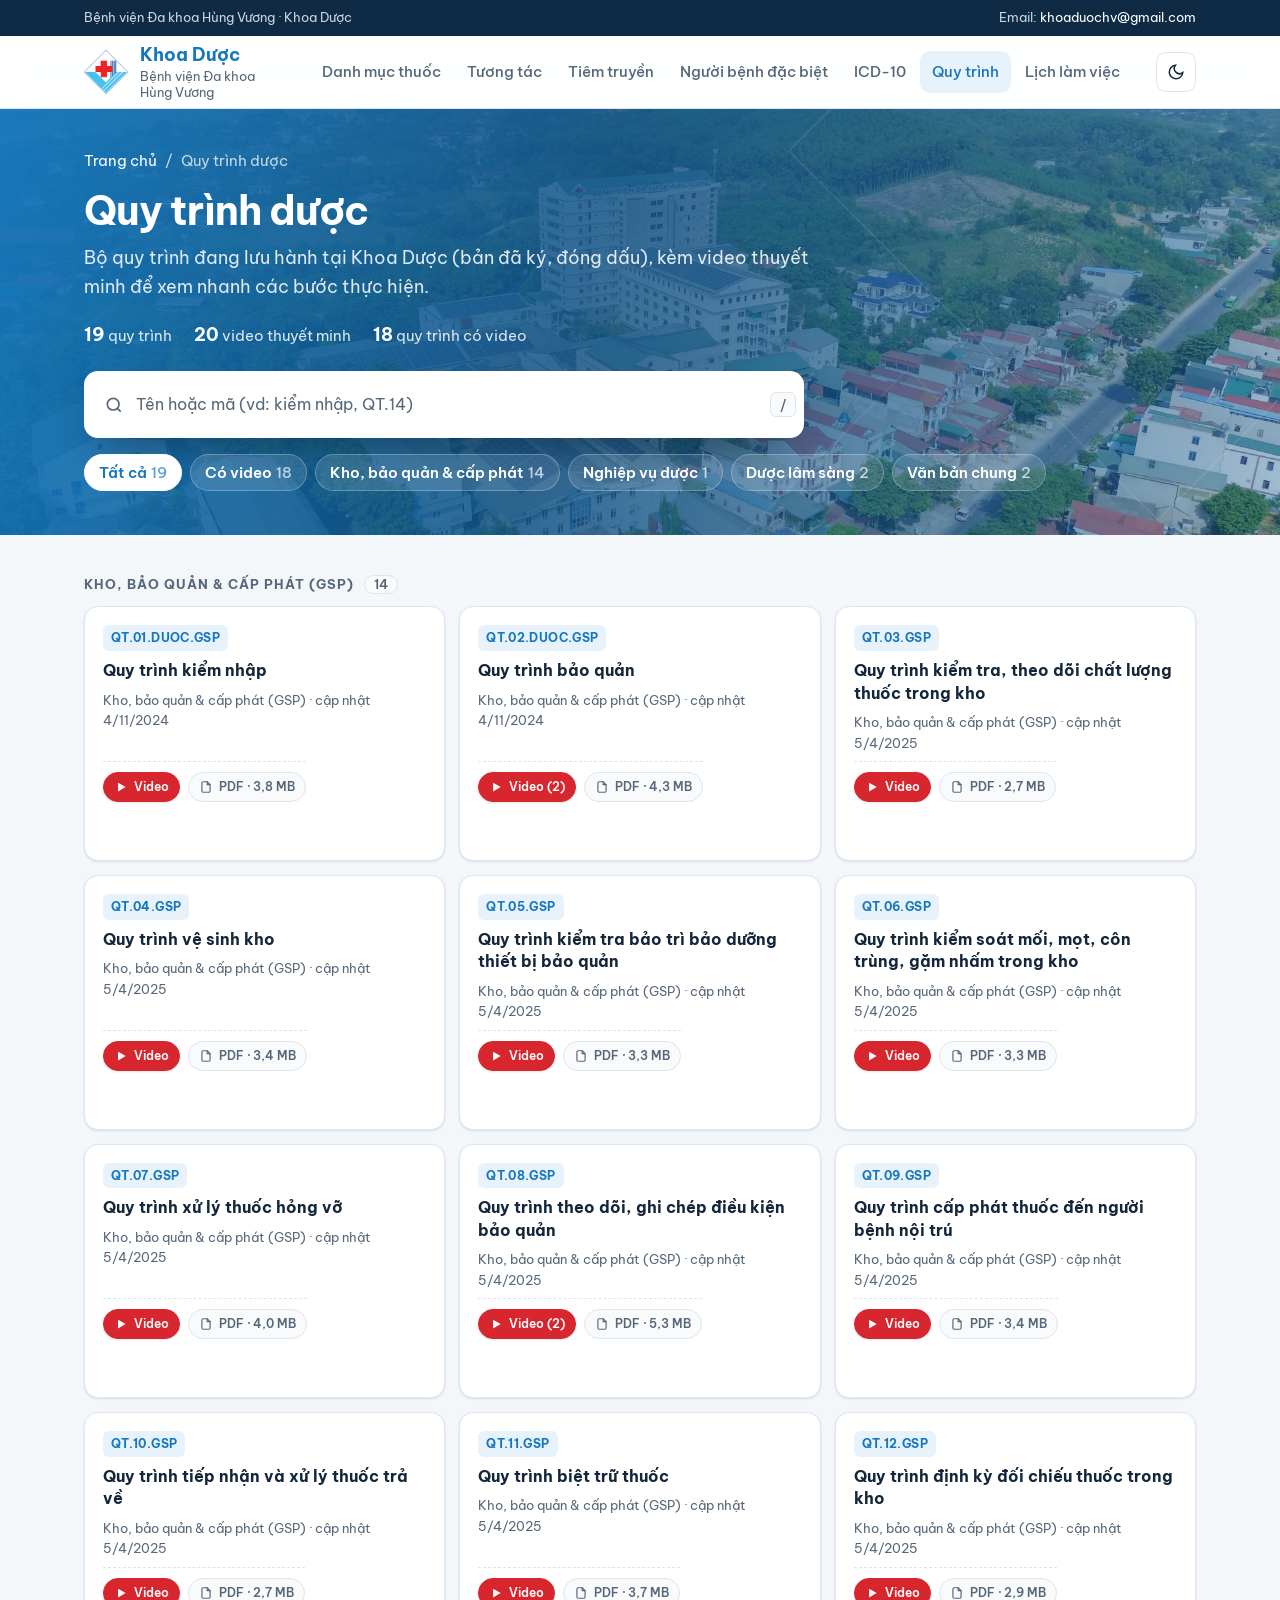
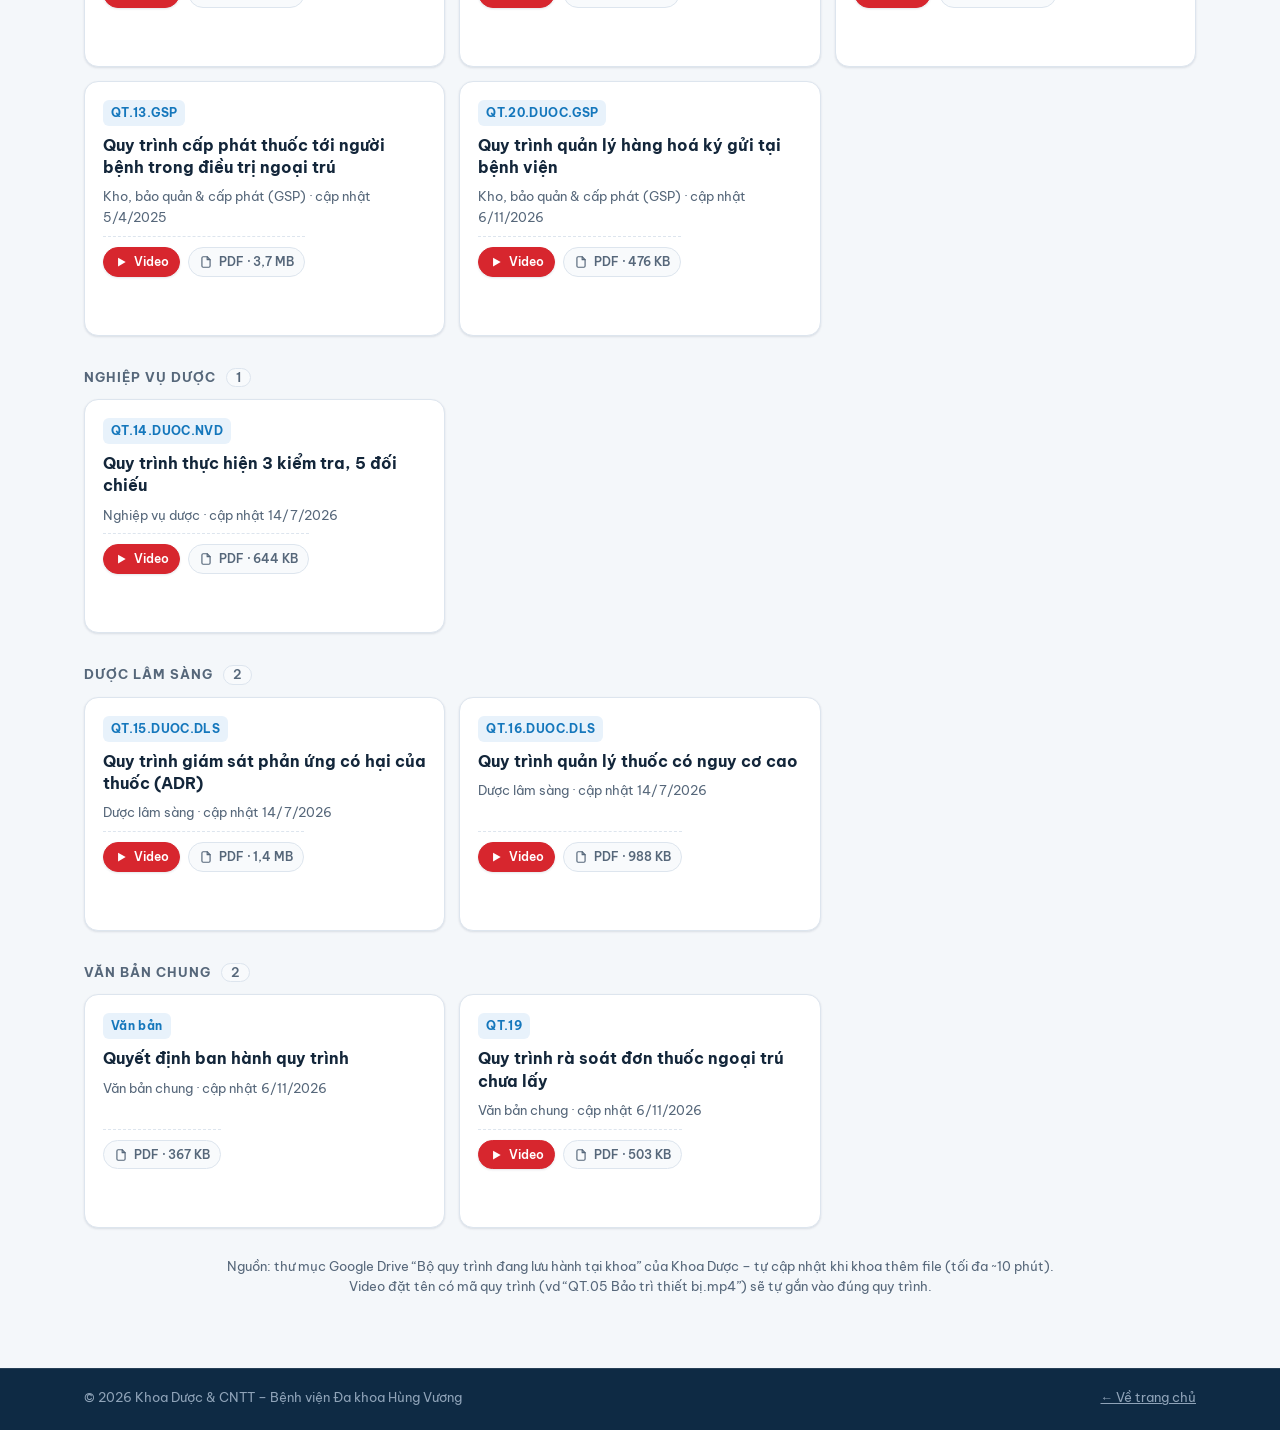
<file: quy-trinh.html>
<!DOCTYPE html>
<html lang="vi">
<head>
<meta charset="utf-8">
<meta name="viewport" content="width=device-width, initial-scale=1">
<title>Quy trình dược · Khoa Dược BVĐK Hùng Vương</title>
<meta name="description" content="Bộ quy trình dược đang lưu hành tại Khoa Dược – Bệnh viện Đa khoa Hùng Vương, kèm video thuyết minh từng quy trình.">
<meta name="theme-color" content="#1577bc">
<link rel="icon" type="image/png" href="assets/favicon-bvhv.png">
<link rel="manifest" href="manifest.webmanifest">
<meta name="apple-mobile-web-app-capable" content="yes">
<meta name="apple-mobile-web-app-title" content="Khoa Dược">
<link rel="apple-touch-icon" href="assets/favicon-bvhv.png">
<link rel="preconnect" href="https://script.google.com">
<link rel="preconnect" href="https://fonts.googleapis.com">
<link rel="preconnect" href="https://fonts.gstatic.com" crossorigin>
<link href="https://fonts.googleapis.com/css2?family=Be+Vietnam+Pro:ital,wght@0,400;0,500;0,600;0,700;1,400&display=swap" rel="stylesheet">
<link rel="stylesheet" href="assets/site.css">
<style>
/* ===== Riêng trang Quy trình dược ===== */
.page-hero .lead{margin-bottom:24px;max-width:64ch}
.page-hero .search{max-width:720px}
.qstats{display:flex;flex-wrap:wrap;gap:10px 22px;margin:-6px 0 22px;color:rgb(255 255 255 / .85);font-size:var(--fs-sm)}
.qstats b{color:#fff;font-size:var(--fs-md)}
.groups{display:flex;flex-wrap:wrap;gap:8px;margin-top:16px}
.groups button{font:600 var(--fs-sm) var(--font);color:#fff;background:rgb(255 255 255 / .12);border:1px solid rgb(255 255 255 / .25);border-radius:99px;padding:8px 14px;cursor:pointer}
.groups button[aria-pressed=true]{background:#fff;color:var(--brand);border-color:#fff}
.groups b{font-weight:500;opacity:.7;margin-left:4px}

.results{padding:40px 0 72px}
.gtitle{display:flex;align-items:center;gap:10px;font-size:var(--fs-xs);font-weight:700;letter-spacing:.08em;text-transform:uppercase;color:var(--muted);margin:32px 0 12px}
.gtitle:first-child{margin-top:0}
.gtitle span{font-weight:600;letter-spacing:0;text-transform:none;background:var(--surface-2);border:1px solid var(--line);border-radius:99px;padding:1px 9px}

/* Thẻ quy trình */
.cards{display:grid;grid-template-columns:repeat(auto-fill,minmax(280px,1fr));gap:14px}
.qt{position:relative;display:flex;flex-direction:column;gap:8px;text-align:left;font:inherit;color:inherit;background:var(--surface);border:1px solid var(--line);border-radius:var(--r);padding:18px;cursor:pointer;box-shadow:var(--shadow-sm);transition:transform .2s,box-shadow .2s,border-color .2s}
.qt:hover{transform:translateY(-3px);box-shadow:var(--shadow);border-color:color-mix(in srgb,var(--brand) 45%,var(--line))}
.qt:focus-visible{outline:2px solid var(--brand);outline-offset:2px}
.qt .code{align-self:flex-start;font-size:12px;font-weight:700;letter-spacing:.03em;color:var(--brand);background:var(--tint);border-radius:6px;padding:3px 8px}
.qt b{font-size:var(--fs-base);font-weight:700;line-height:1.4}
.qt .meta{color:var(--muted);font-size:var(--fs-xs)}
.qt .foot{display:flex;flex-wrap:wrap;gap:8px;margin-top:auto;padding-top:10px;border-top:1px dashed var(--line)}
.pill{display:inline-flex;align-items:center;gap:6px;font-size:12px;font-weight:600;padding:4px 10px;border-radius:99px;border:1px solid var(--line);color:var(--muted);background:var(--surface-2)}
.pill.vid{color:#fff;background:var(--accent);border-color:var(--accent)}
.pill svg{flex:none}

/* Video tổng quan */
.vids{display:grid;grid-template-columns:repeat(auto-fill,minmax(240px,1fr));gap:14px}
.vcard{display:flex;align-items:center;gap:14px;text-align:left;font:inherit;color:inherit;background:var(--surface);border:1px solid var(--line);border-radius:var(--r);padding:14px 16px;cursor:pointer;transition:border-color .2s,box-shadow .2s}
.vcard:hover{border-color:var(--accent);box-shadow:var(--shadow-sm)}
.vcard .play{flex:none;width:44px;height:44px;border-radius:50%;display:grid;place-items:center;background:var(--accent-tint);color:var(--accent)}
.vcard b{display:block;font-size:var(--fs-sm);font-weight:700;line-height:1.35}
.vcard small{color:var(--muted);font-size:var(--fs-xs)}
.src{margin-top:28px;font-size:var(--fs-xs);color:var(--muted);text-align:center;line-height:1.6}
.src a{color:var(--brand)}

/* Chi tiết */
dialog.detail{width:min(1040px,calc(100% - 32px))}
.dtop .meta{font-size:var(--fs-xs);color:var(--muted);margin-top:6px}
.dbody{padding:16px 24px 24px;overflow:auto}
.vtabs{display:flex;flex-wrap:wrap;gap:6px;border-bottom:1px solid var(--line);margin-bottom:14px}
.vtabs button{font:600 var(--fs-sm) var(--font);color:var(--muted);background:none;border:0;border-bottom:3px solid transparent;padding:10px 12px;cursor:pointer;display:inline-flex;align-items:center;gap:6px}
.vtabs button[aria-selected=true]{color:var(--brand);border-bottom-color:var(--brand)}
.player{position:relative;width:100%;aspect-ratio:16/9;background:#000;border-radius:var(--r-sm);overflow:hidden}
.player iframe,.pdf iframe{position:absolute;inset:0;width:100%;height:100%;border:0}
.pdf{position:relative;width:100%;height:min(72vh,900px);background:var(--surface-2);border:1px solid var(--line);border-radius:var(--r-sm);overflow:hidden}
.vlist{display:flex;flex-wrap:wrap;gap:8px;margin-top:12px}
.vlist button{font:600 var(--fs-xs) var(--font);border:1px solid var(--line);background:var(--surface);color:var(--ink);border-radius:99px;padding:6px 12px;cursor:pointer}
.vlist button[aria-pressed=true]{background:var(--accent);border-color:var(--accent);color:#fff}
.dactions{display:flex;flex-wrap:wrap;gap:10px;margin-top:14px}
.hint{font-size:var(--fs-xs);color:var(--muted);margin-top:8px}
@media (max-width:760px){.dbody{padding:12px 16px 20px}.pdf{height:70vh}}
</style>
</head>
<body>

<div class="topbar"><div class="wrap">
  <span>Bệnh viện Đa khoa Hùng Vương · Khoa Dược</span>
  <span>Email: <a href="mailto:khoaduochv@gmail.com">khoaduochv@gmail.com</a></span>
</div></div>

<header class="nav">
  <div class="wrap">
    <a class="logo" href="./" aria-label="Khoa Dược – BVĐK Hùng Vương, trang chủ">
      <img src="assets/favicon-bvhv.png" width="44" height="44" alt="">
      <span><b>Khoa Dược</b><small>Bệnh viện Đa khoa Hùng Vương</small></span>
    </a>
    <ul>
      <li><a href="danh-muc.html">Danh mục thuốc</a></li>
      <li><a href="tuong-tac.html">Tương tác</a></li>
      <li><a href="tiem-truyen.html">Tiêm truyền</a></li>
      <li><a href="dac-biet.html">Người bệnh đặc biệt</a></li>
      <li><a href="icd10.html">ICD-10</a></li>
      <li><a href="quy-trinh.html" aria-current="page">Quy trình</a></li>
      <li><a href="lich-lam-viec.html">Lịch làm việc</a></li>
    </ul>
    <button class="theme" id="theme" aria-label="Đổi giao diện sáng/tối">
      <svg width="18" height="18" viewBox="0 0 24 24" fill="none" stroke="currentColor" stroke-width="2" aria-hidden="true"><path d="M21 12.8A9 9 0 1 1 11.2 3a7 7 0 0 0 9.8 9.8z"/></svg>
    </button>
  </div>
</header>

<main>
  <div class="hero page-hero">
    <div class="wrap">
      <nav class="crumb" aria-label="Đường dẫn"><a href="./">Trang chủ</a><span>/</span><span>Quy trình dược</span></nav>
      <h1>Quy trình dược</h1>
      <p class="lead">Bộ quy trình đang lưu hành tại Khoa Dược (bản đã ký, đóng dấu), kèm video thuyết minh để xem nhanh các bước thực hiện.</p>
      <div class="qstats" id="stats"></div>
      <label class="search" for="q">
        <svg width="20" height="20" viewBox="0 0 24 24" fill="none" stroke="currentColor" stroke-width="2" aria-hidden="true"><circle cx="11" cy="11" r="7"/><path d="m20 20-4-4"/></svg>
        <input id="q" type="search" placeholder="Tên hoặc mã (vd: kiểm nhập, QT.14)" autocomplete="off">
        <kbd>/</kbd>
      </label>
      <div class="groups" id="groups" role="group" aria-label="Lọc theo nhóm"></div>
    </div>
  </div>

  <section class="results" aria-live="polite">
    <div class="wrap">
      <div id="out"><div class="cards"><div class="skel"></div><div class="skel"></div><div class="skel"></div></div></div>
      <p class="src">Nguồn: thư mục Google Drive “Bộ quy trình đang lưu hành tại khoa” của Khoa Dược – tự cập nhật khi khoa thêm file (tối đa ~10 phút).<br>
        Video đặt tên có mã quy trình (vd “QT.05 Bảo trì thiết bị.mp4”) sẽ tự gắn vào đúng quy trình.</p>
    </div>
  </section>
</main>

<dialog class="detail" id="detail" aria-labelledby="d-name">
  <div class="dwrap">
    <div class="dtop">
      <div><div class="inn" id="d-code"></div><h2 id="d-name"></h2><div class="meta" id="d-meta"></div></div>
      <button class="x" id="d-close" aria-label="Đóng"><svg width="18" height="18" viewBox="0 0 24 24" fill="none" stroke="currentColor" stroke-width="2.2" stroke-linecap="round" aria-hidden="true"><path d="M6 6l12 12M18 6 6 18"/></svg></button>
    </div>
    <div class="dbody" id="d-body"></div>
  </div>
</dialog>

<footer>
  <div class="copy"><div class="wrap"><span>© 2026 Khoa Dược &amp; CNTT – Bệnh viện Đa khoa Hùng Vương</span><span><a href="./" style="color:inherit">← Về trang chủ</a></span></div></div>
</footer>

<script src="assets/site.js"></script>
<script>
/* ====== CẤU HÌNH ======
   Danh sách quy trình + video lấy từ API tài liệu (TAI_LIEU_API trong assets/site.js):
     nhom["quy-trinh"] = thư mục "Bản ký đóng dấu"; nhom["video-qt"] = thư mục "Videos".
   API chưa có nhóm video-qt → dùng bản dự phòng data/video-quy-trinh.json.
   Video tự gắn vào quy trình: (1) tên video có mã "QT.xx"; (2) khớp từ khoá trong VIDEO_KHOP (theo thứ tự, cụ thể trước).
   Video không khớp quy trình nào → hiện ở mục "Video tổng quan". */
const VIDEO_KHOP=[
  ["ra-soat",/don chua lay|ra soat don/],
  ["QT.05",/bao tri|thiet bi bao quan/],
  ["QT.08",/dieu kien bao quan|nhiet do|do am/],
  ["QT.03",/chat luong thuoc/],
  ["QT.01",/kiem nhap/],["QT.04",/ve sinh kho/],["QT.06",/con trung|moi mot|gam nham/],["QT.07",/hong vo/],
  ["QT.10",/tra ve/],["QT.11",/biet tru/],["QT.12",/doi chieu thuoc trong kho|dinh ky doi chieu/],
  ["QT.14",/3 kiem tra|5 doi chieu/],["QT.15",/\badr\b|phan ung co hai/],["QT.16",/nguy co cao/],["QT.20",/ky gui/],
  ["QT.13",/ngoai tru/],["QT.09",/noi tru/],["QT.02",/bao quan/]
];
const NHOM={GSP:"Kho, bảo quản & cấp phát (GSP)",NVD:"Nghiệp vụ dược",DLS:"Dược lâm sàng",CHUNG:"Văn bản chung"};
const THU_MUC="https://drive.google.com/drive/folders/1RI_Y60N3w6CzqMHgUBG38_mYIgDGdWUX";

const $=id=>document.getElementById(id);
const norm=s=>String(s||"").normalize("NFD").replace(/[̀-ͯ]/g,"").replace(/đ/gi,"d").toLowerCase();
const esc=s=>String(s??"").replace(/[&<>"]/g,c=>({"&":"&amp;","<":"&lt;",">":"&gt;",'"':"&quot;"}[c]));
const fmtSize=kb=>kb>=1024?(kb/1024).toFixed(1).replace(".",",")+" MB":kb+" KB";
const fmtDate=s=>{const d=new Date(s);return isNaN(d)?"":d.toLocaleDateString("vi-VN")};
const ICON={
  play:'<svg width="14" height="14" viewBox="0 0 24 24" aria-hidden="true"><path d="M7 4.5v15l13-7.5z" fill="currentColor"/></svg>',
  play20:'<svg width="20" height="20" viewBox="0 0 24 24" aria-hidden="true"><path d="M7 4.5v15l13-7.5z" fill="currentColor"/></svg>',
  doc:'<svg width="14" height="14" viewBox="0 0 24 24" fill="none" stroke="currentColor" stroke-width="2" stroke-linecap="round" stroke-linejoin="round" aria-hidden="true"><path d="M14 3H7a2 2 0 0 0-2 2v14a2 2 0 0 0 2 2h10a2 2 0 0 0 2-2V8z"/><path d="M14 3v5h5"/></svg>'
};

/* Tên file quy trình → mã + tên gọn (giống thẻ Quy trình ở trang chủ) */
function lamGon(f){
  let s=f.ten.replace(/(\.(pdf|docx?))+$/i,"").replace(/_0001$/,"").replace(/^\d+\.\s*/,"");
  let code="";
  const m=s.match(/\bQT[ .]?(\d+)((?:\.[A-Z]{2,6})*)/i);
  if(m){code=("QT."+m[1].padStart(2,"0")+m[2]).toUpperCase();s=s.replace(m[0],"");}
  s=s.replace(/signed-/gi,"").replace(/\(\s*\)/g,"").replace(/_/g," ").replace(/^[\s.\-–]+|[\s.\-–]+$/g,"").replace(/,(?=\S)/g,", ").replace(/\s{2,}/g," ");
  const ov=(typeof DOC_TEN!=="undefined")&&DOC_TEN[f.id]; if(ov){s=ov[0];if(ov[1])code=ov[1];}
  s=s.charAt(0).toUpperCase()+s.slice(1);
  const suf=(code.match(/\.(GSP|NVD|DLS)$/)||[])[1];
  const coSo=code?code.slice(0,5):"";
  const k=coSo||(/ra soat don/.test(norm(s))?"ra-soat":"f"+f.id);
  return {id:f.id,k,code,coSo,ten:s,nhom:NHOM[suf]||NHOM.CHUNG,so:coSo?parseInt(code.slice(3)):(/quyet dinh/.test(norm(s))?0:999),
    kb:f.kb,capNhat:f.capNhat,url:"https://drive.google.com/file/d/"+f.id+"/view",videos:[]};
}
/* Tên video: bỏ đuôi, "_" → dấu cách, viết hoa kiểu câu (giữ chữ viết tắt & tên riêng) */
function tenVideo(t){
  let s=t.replace(/\.(mp4|mov|m4v|webm|avi|mkv)$/i,"").replace(/^\s*QT[ ._]?\d{1,2}(\.\w+)*\s*[-–:]\s*/i,"").replace(/__+/g," – ").replace(/_/g," ").replace(/\s{2,}/g," ").trim();
  const giu=/^(BV|ADR|QT\.?\d*|Hùng|Vương|Việt|Nam|GSP|NVD|DLS|DUOC)$/;
  const w=s.split(" ");
  if(w.filter(x=>/^[A-ZÀ-Ỹ][a-zà-ỹ]/.test(x)).length>=3) s=w.map((x,i)=>i===0||giu.test(x)||x===x.toUpperCase()?x:x.toLowerCase()).join(" ");
  return s;
}
function khopVideo(v){
  const t=norm(v.ten).replace(/_/g," ");
  const c=t.match(/\bqt[ ._]?(\d{1,2})\b/);
  if(c) return "QT."+c[1].padStart(2,"0");
  const r=VIDEO_KHOP.find(([,re])=>re.test(t));
  return r?r[0]:"";
}

let QT=[], VIDEO_LE=[], group="all";
function setData(qtRaw,vidRaw){
  QT=qtRaw.filter(f=>/pdf|word|document/.test(f.loai||"application/pdf")).map(lamGon).sort((a,b)=>a.so-b.so||a.ten.localeCompare(b.ten,"vi"));
  const theoK=Object.fromEntries(QT.map(x=>[x.k,x]));
  VIDEO_LE=[];
  for(const f of vidRaw.filter(f=>/^video\//.test(f.loai||"video/mp4"))){
    const v={id:f.id,ten:tenVideo(f.ten),kb:f.kb,url:"https://drive.google.com/file/d/"+f.id+"/view"};
    const k=khopVideo(f), q=k&&theoK[k];
    if(q&&/^(quy trình )?qt\.?\d+(\.\w+)*$/i.test(v.ten))v.ten="Video: "+q.ten.replace(/^Quy trình /,"");  /* tên video chỉ có mã → dùng tên quy trình */
    q?q.videos.push(v):VIDEO_LE.push(v);
  }
  for(const q of QT)q.videos.sort((a,b)=>/bản cũ/i.test(a.ten)-/bản cũ/i.test(b.ten)||a.ten.localeCompare(b.ten,"vi"));  /* bản mới trước, "(bản cũ)" sau */
  const nv=QT.filter(x=>x.videos.length).length, tv=QT.reduce((a,x)=>a+x.videos.length,0)+VIDEO_LE.length;
  $("stats").innerHTML=`<span><b>${QT.length}</b> quy trình</span><span><b>${tv}</b> video thuyết minh</span><span><b>${nv}</b> quy trình có video</span>`;
  const gs=[["all","Tất cả",QT.length],["video","Có video",nv],...Object.values(NHOM).map(g=>[g,g.replace(/ \(GSP\)/,""),QT.filter(x=>x.nhom===g).length]).filter(x=>x[2])];
  $("groups").innerHTML=gs.map(([k,t,n])=>`<button type="button" data-g="${esc(k)}" aria-pressed="${k===group}">${esc(t)}<b>${n}</b></button>`).join("");
  render(); openFromHash();
}
function render(){
  const ws=norm($("q").value).split(/\s+/).filter(Boolean);
  const hit=x=>ws.every(w=>norm(x.code+" "+x.ten+" "+x.nhom+" "+x.videos.map(v=>v.ten).join(" ")).includes(w));
  const ds=QT.filter(x=>(group==="all"||(group==="video"?x.videos.length:x.nhom===group))&&hit(x));
  const card=x=>`<button type="button" class="qt" data-k="${esc(x.k)}">
      <span class="code">${esc(x.code||"Văn bản")}</span>
      <b>${esc(x.ten)}</b>
      <span class="meta">${esc(x.nhom)}${x.capNhat?" · cập nhật "+fmtDate(x.capNhat):""}</span>
      <span class="foot">${x.videos.length?`<span class="pill vid">${ICON.play} Video${x.videos.length>1?" ("+x.videos.length+")":""}</span>`:""}<span class="pill">${ICON.doc} PDF${x.kb?" · "+fmtSize(x.kb):""}</span></span>
    </button>`;
  let h="";
  const le=VIDEO_LE.filter(v=>group==="all"||group==="video").filter(v=>ws.every(w=>norm(v.ten).includes(w)));
  if(le.length) h+=`<h2 class="gtitle">Video tổng quan & đào tạo <span>${le.length}</span></h2><div class="vids">${le.map(v=>`<button type="button" class="vcard" data-v="${v.id}"><span class="play">${ICON.play20}</span><span><b>${esc(v.ten)}</b><small>Video${v.kb?" · "+fmtSize(v.kb):""}</small></span></button>`).join("")}</div>`;
  for(const g of [...new Set(ds.map(x=>x.nhom))].sort((a,b)=>Object.values(NHOM).indexOf(a)-Object.values(NHOM).indexOf(b))){
    const its=ds.filter(x=>x.nhom===g);
    h+=`<h2 class="gtitle">${esc(g)} <span>${its.length}</span></h2><div class="cards">${its.map(card).join("")}</div>`;
  }
  $("out").innerHTML=h||`<div class="state">Không có quy trình khớp “${esc($("q").value)}”.</div>`;
}

/* ---------- Khung chi tiết: video + văn bản PDF ---------- */
let cur=null, tab="video", vi=0;
const vIframe=id=>`<div class="player"><iframe src="https://drive.google.com/file/d/${id}/preview" allow="autoplay; fullscreen" allowfullscreen title="Video thuyết minh"></iframe></div>`;
function veChiTiet(){
  const x=cur, coV=x.videos&&x.videos.length, coP=!!x.pdf;
  if(!coV) tab="pdf"; if(!coP) tab="video";
  let h="";
  if(coV&&coP) h+=`<div class="vtabs" role="tablist"><button role="tab" data-t="video" aria-selected="${tab==="video"}">${ICON.play} Video thuyết minh</button><button role="tab" data-t="pdf" aria-selected="${tab==="pdf"}">${ICON.doc} Văn bản quy trình</button></div>`;
  if(tab==="video"){
    const v=x.videos[vi]||x.videos[0];
    h+=vIframe(v.id);
    if(x.videos.length>1) h+=`<div class="vlist">${x.videos.map((v,i)=>`<button type="button" data-vi="${i}" aria-pressed="${i===vi}">${esc(v.ten)}</button>`).join("")}</div>`;
    h+=`<p class="hint">Video phát qua Google Drive. Mạng chậm thì chờ vài giây hoặc bấm “Mở video trên Drive”.</p>`;
  }else{
    h+=`<div class="pdf"><iframe src="https://drive.google.com/file/d/${x.pdf.id}/preview" title="Văn bản quy trình"></iframe></div>`;
  }
  const v=coV&&(x.videos[vi]||x.videos[0]);
  h+=`<div class="dactions">${coP?`<a class="btn primary" href="${x.pdf.url}" target="_blank" rel="noopener">${ICON.doc} Mở văn bản PDF ↗</a>`:""}${v?`<a class="btn" href="${v.url}" target="_blank" rel="noopener">${ICON.play} Mở video trên Drive ↗</a>`:""}<button type="button" class="btn" id="d-share">Sao chép link</button><a class="btn" target="_blank" rel="noopener" href="${gopYUrl({thuoc:(x.code?x.code+" ":"")+x.ten})}">Báo thông tin chưa đúng</a></div>`;
  $("d-body").innerHTML=h;
  $("d-share").onclick=async e=>{try{await navigator.clipboard.writeText(location.href);e.target.textContent="Đã sao chép ✓"}catch(_){e.target.textContent=location.href}};
}
function moQT(q,push=true){
  cur={...q,pdf:{id:q.id,url:q.url}}; tab=q.videos.length?"video":"pdf"; vi=0;
  $("d-code").textContent=q.code||"Văn bản";
  $("d-name").textContent=q.ten;
  $("d-meta").textContent=[q.nhom,q.capNhat&&"cập nhật "+fmtDate(q.capNhat),q.videos.length?q.videos.length+" video":"chưa có video"].filter(Boolean).join(" · ");
  veChiTiet(); if(!$("detail").open)$("detail").showModal();
  if(push)history.replaceState(null,"","#qt="+encodeURIComponent(q.code?q.coSo:q.k));
}
function moVideo(v,push=true){
  cur={videos:[v]}; tab="video"; vi=0;
  $("d-code").textContent="Video tổng quan"; $("d-name").textContent=v.ten; $("d-meta").textContent=v.kb?fmtSize(v.kb):"";
  veChiTiet(); if(!$("detail").open)$("detail").showModal();
  if(push)history.replaceState(null,"","#v="+v.id);
}
function openFromHash(){
  let m=location.hash.match(/^#qt=(.+)$/);
  if(m){const k=decodeURIComponent(m[1]);const q=QT.find(x=>x.k===k||x.coSo===k);if(q)moQT(q,false);return}
  m=location.hash.match(/^#v=(.+)$/);
  if(m){const id=m[1];const q=QT.find(x=>x.videos.some(v=>v.id===id));if(q){moQT(q,false);vi=q.videos.findIndex(v=>v.id===id);veChiTiet();return}const v=VIDEO_LE.find(v=>v.id===id);if(v)moVideo(v,false)}
}
$("out").addEventListener("click",e=>{
  const c=e.target.closest(".qt"); if(c){moQT(QT.find(x=>x.k===c.dataset.k));return}
  const v=e.target.closest(".vcard"); if(v)moVideo(VIDEO_LE.find(x=>x.id===v.dataset.v));
});
$("d-body").addEventListener("click",e=>{
  const t=e.target.closest("[data-t]"); if(t){tab=t.dataset.t;veChiTiet();return}
  const b=e.target.closest("[data-vi]"); if(b){vi=+b.dataset.vi;veChiTiet();}
});
$("groups").addEventListener("click",e=>{const b=e.target.closest("button");if(!b)return;group=b.dataset.g;[...$("groups").children].forEach(x=>x.setAttribute("aria-pressed",x===b));render()});
let tm;$("q").addEventListener("input",()=>{clearTimeout(tm);tm=setTimeout(render,100)});
$("d-close").onclick=()=>$("detail").close();
$("detail").addEventListener("click",e=>{if(e.target===$("detail"))$("detail").close()});
/* đóng khung → dừng video (xoá iframe) */
$("detail").addEventListener("close",()=>{$("d-body").innerHTML="";history.replaceState(null,"",location.pathname+location.search)});
addEventListener("hashchange",openFromHash);
addEventListener("keydown",e=>{if(e.key==="/"&&document.activeElement!==$("q")&&!$("detail").open){e.preventDefault();$("q").focus()}});

/* ---------- Tải dữ liệu: bộ nhớ đệm chung với trang chủ → API → bản dự phòng ---------- */
(async()=>{
  let vidDP=null;
  const layVideoDP=async()=>{if(vidDP)return vidDP;try{vidDP=(await (await fetch("data/video-quy-trinh.json")).json())["video-qt"]||[]}catch(e){vidDP=[]}return vidDP};
  const apply=async d=>{const n=d&&d.nhom;if(!n||!n["quy-trinh"])return false;setData(n["quy-trinh"],n["video-qt"]||await layVideoDP());return true};
  let cached=null;try{cached=JSON.parse(localStorage.getItem("hv-docs-v1")||"null")}catch(e){}
  if(cached)await apply(cached);
  for(const u of [TAI_LIEU_API,"data/tai-lieu.json"].filter(Boolean)){
    try{const r=await fetch(u);if(!r.ok)throw 0;const d=await r.json();if(await apply(d)){if(u===TAI_LIEU_API)try{localStorage.setItem("hv-docs-v1",JSON.stringify(d))}catch(e){};return}}catch(e){}
  }
  if(!cached)$("out").innerHTML=`<div class="state">Không tải được danh sách. Kiểm tra mạng rồi tải lại trang, hoặc <a href="${THU_MUC}" target="_blank" rel="noopener">mở thư mục quy trình trên Google Drive</a>.</div>`;
})();

const root=document.documentElement;
try{const s=localStorage.getItem("hv-theme");if(s)root.dataset.theme=s}catch(e){}
$("theme").onclick=()=>{const dark=root.dataset.theme?root.dataset.theme==="dark":matchMedia("(prefers-color-scheme:dark)").matches;root.dataset.theme=dark?"light":"dark";try{localStorage.setItem("hv-theme",root.dataset.theme)}catch(e){}};
</script>
</body>
</html>
</file>
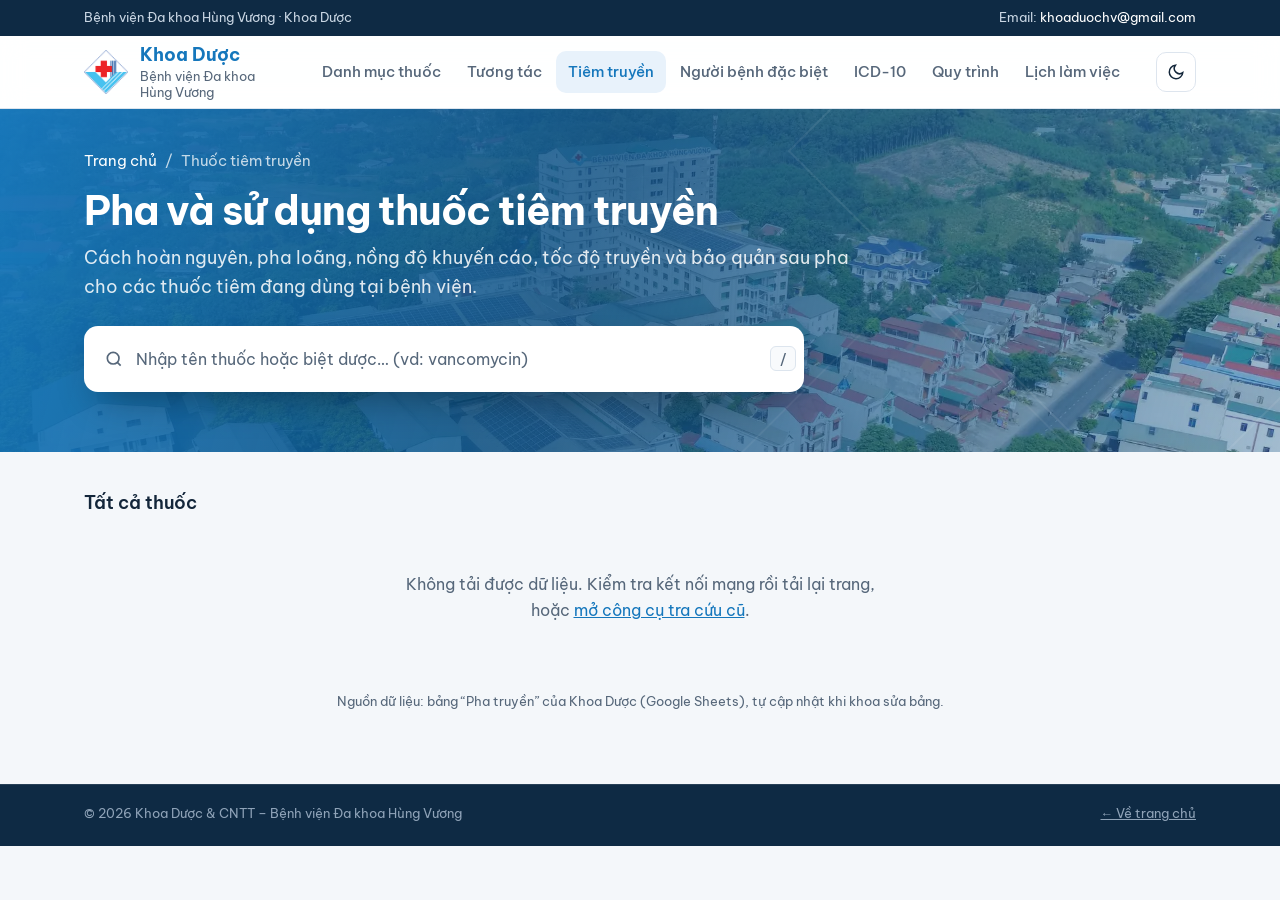
<file: tiem-truyen.html>
<!DOCTYPE html>
<html lang="vi">
<head>
<meta charset="utf-8">
<meta name="viewport" content="width=device-width, initial-scale=1">
<title>Pha thuốc tiêm truyền · Khoa Dược BVĐK Hùng Vương</title>
<meta name="description" content="Hướng dẫn hoàn nguyên, pha loãng, nồng độ, tốc độ truyền và bảo quản thuốc tiêm truyền tại Bệnh viện Đa khoa Hùng Vương.">
<meta name="theme-color" content="#1577bc">
<link rel="icon" type="image/png" href="assets/favicon-bvhv.png">
<link rel="manifest" href="manifest.webmanifest">
<meta name="apple-mobile-web-app-capable" content="yes">
<meta name="apple-mobile-web-app-title" content="Khoa Dược">
<link rel="apple-touch-icon" href="assets/favicon-bvhv.png">
<link rel="preconnect" href="https://docs.google.com">
<link rel="preconnect" href="https://fonts.googleapis.com">
<link rel="preconnect" href="https://fonts.gstatic.com" crossorigin>
<link href="https://fonts.googleapis.com/css2?family=Be+Vietnam+Pro:ital,wght@0,400;0,500;0,600;0,700;1,400&display=swap" rel="stylesheet">
<link rel="stylesheet" href="assets/site.css">
<style>
/* ===== Riêng trang Thuốc tiêm truyền ===== */
.page-hero .lead{margin-bottom:24px;max-width:64ch}
.page-hero .search{max-width:720px}
.groups{display:flex;flex-wrap:wrap;gap:8px;margin-top:16px}
.groups button{font:600 var(--fs-sm) var(--font);color:#fff;background:rgb(255 255 255 / .12);border:1px solid rgb(255 255 255 / .25);border-radius:99px;padding:8px 14px;cursor:pointer}
.groups button[aria-pressed=true]{background:#fff;color:var(--brand);border-color:#fff}
.groups b{font-weight:500;opacity:.7;margin-left:4px}

.results{padding:40px 0 72px}
.gtitle{font-size:var(--fs-xs);font-weight:700;letter-spacing:.08em;text-transform:uppercase;color:var(--muted);margin:28px 0 12px}
.gtitle:first-child{margin-top:0}
.cards{display:grid;grid-template-columns:repeat(auto-fill,minmax(250px,1fr));gap:14px}
.card-d{display:flex;flex-direction:column;gap:6px;text-align:left;font:inherit;color:inherit;background:var(--surface);border:1px solid var(--line);border-radius:var(--r);padding:18px;cursor:pointer;box-shadow:var(--shadow-sm);transition:transform .2s,box-shadow .2s,border-color .2s}
.card-d:hover{transform:translateY(-3px);box-shadow:var(--shadow);border-color:color-mix(in srgb,var(--brand) 45%,var(--line))}
.card-d b{font-size:var(--fs-base);font-weight:700;line-height:1.35}
.card-d .bd{color:var(--brand);font-size:var(--fs-sm);font-weight:500}
.card-d .df{color:var(--muted);font-size:var(--fs-xs);line-height:1.5}
.card-d .tags{display:flex;flex-wrap:wrap;gap:6px;margin-top:auto;padding-top:8px}
.tg{font-size:11.5px;font-weight:600;padding:3px 9px;border-radius:99px;background:var(--surface-2);border:1px solid var(--line);color:var(--muted)}
.tg.red{background:var(--accent-tint);border-color:transparent;color:var(--accent)}
.src{margin-top:28px;font-size:var(--fs-xs);color:var(--muted);text-align:center}

/* chi tiết */
dialog.detail{width:min(880px,calc(100% - 32px))}
.dtop .df{font-size:var(--fs-xs);color:var(--muted);margin-top:6px;white-space:pre-line}
.dbody{padding-top:16px}
.dactions{display:flex;flex-wrap:wrap;gap:10px;margin-bottom:6px}
.grp{margin-top:18px}
.grp h3{display:flex;align-items:center;gap:10px;font-size:var(--fs-base);margin-bottom:10px}
.grp h3 span{width:26px;height:26px;border-radius:8px;background:var(--tint);color:var(--brand);display:grid;place-items:center;font-size:13px;font-weight:700;flex:none}
.fields{border:1px solid var(--line);border-radius:var(--r);overflow:hidden;margin:0}
.fl{display:grid;grid-template-columns:minmax(150px,32%) 1fr;gap:16px;padding:12px 16px}
.fl+.fl{border-top:1px solid var(--line)}
.fl dt{font-size:var(--fs-sm);font-weight:600;color:var(--muted)}
.fl dd{margin:0;font-size:var(--fs-base);line-height:1.6;white-space:pre-line}
.fl.key{background:var(--accent-tint)}
.fl.key dt{color:var(--accent)}
.fl.key dd{font-weight:600}
.warn{display:flex;gap:12px;margin-top:18px;padding:14px 16px;border-radius:var(--r);background:var(--accent-tint);border-left:4px solid var(--accent);line-height:1.6;white-space:pre-line}
.warn svg{flex:none;color:var(--accent);margin-top:3px}
@media (max-width:760px){
  .fl{grid-template-columns:1fr;gap:4px}
}
@media print{
  .topbar,header.nav,.page-hero,.results,footer{display:none!important}
  dialog.detail{position:static;box-shadow:none;width:100%;max-height:none}
  .dwrap{max-height:none}.dbody{overflow:visible}.x,.dactions{display:none}
}
</style>
</head>
<body>

<div class="topbar"><div class="wrap">
  <span>Bệnh viện Đa khoa Hùng Vương · Khoa Dược</span>
  <span>Email: <a href="mailto:khoaduochv@gmail.com">khoaduochv@gmail.com</a></span>
</div></div>

<header class="nav">
  <div class="wrap">
    <a class="logo" href="./" aria-label="Khoa Dược – BVĐK Hùng Vương, trang chủ">
      <img src="assets/favicon-bvhv.png" width="44" height="44" alt="">
      <span><b>Khoa Dược</b><small>Bệnh viện Đa khoa Hùng Vương</small></span>
    </a>
    <ul>
      <li><a href="danh-muc.html">Danh mục thuốc</a></li>
      <li><a href="tuong-tac.html">Tương tác</a></li>
      <li><a href="tiem-truyen.html" aria-current="page">Tiêm truyền</a></li>
      <li><a href="dac-biet.html">Người bệnh đặc biệt</a></li>
      <li><a href="icd10.html">ICD-10</a></li>
      <li><a href="quy-trinh.html">Quy trình</a></li>
      <li><a href="lich-lam-viec.html">Lịch làm việc</a></li>
    </ul>
    <button class="theme" id="theme" aria-label="Đổi giao diện sáng/tối">
      <svg width="18" height="18" viewBox="0 0 24 24" fill="none" stroke="currentColor" stroke-width="2" aria-hidden="true"><path d="M21 12.8A9 9 0 1 1 11.2 3a7 7 0 0 0 9.8 9.8z"/></svg>
    </button>
  </div>
</header>

<main>
  <div class="hero page-hero">
    <div class="wrap">
      <nav class="crumb" aria-label="Đường dẫn"><a href="./">Trang chủ</a><span>/</span><span>Thuốc tiêm truyền</span></nav>
      <h1>Pha và sử dụng thuốc tiêm truyền</h1>
      <p class="lead">Cách hoàn nguyên, pha loãng, nồng độ khuyến cáo, tốc độ truyền và bảo quản sau pha cho các thuốc tiêm đang dùng tại bệnh viện.</p>
      <label class="search" for="q">
        <svg width="20" height="20" viewBox="0 0 24 24" fill="none" stroke="currentColor" stroke-width="2" aria-hidden="true"><circle cx="11" cy="11" r="7"/><path d="m20 20-4-4"/></svg>
        <input id="q" type="search" placeholder="Nhập tên thuốc hoặc biệt dược… (vd: vancomycin)" autocomplete="off">
        <kbd>/</kbd>
      </label>
      <div class="groups" id="groups" role="group" aria-label="Lọc theo nhóm"></div>
    </div>
  </div>

  <section class="results" aria-live="polite">
    <div class="wrap">
      <div class="rhead"><h2 id="rtitle">Tất cả thuốc</h2><span id="rcount"></span></div>
      <div id="out"><div class="cards"><div class="skel"></div><div class="skel"></div><div class="skel"></div></div></div>
      <p class="src">Nguồn dữ liệu: bảng “Pha truyền” của Khoa Dược (Google Sheets), tự cập nhật khi khoa sửa bảng.</p>
    </div>
  </section>
</main>

<dialog class="detail" id="detail" aria-labelledby="d-name">
  <div class="dwrap">
    <div class="dtop">
      <div><h2 id="d-name"></h2><div class="inn" id="d-bd"></div><div class="df" id="d-df"></div></div>
      <button class="x" id="d-close" aria-label="Đóng"><svg width="18" height="18" viewBox="0 0 24 24" fill="none" stroke="currentColor" stroke-width="2.2" stroke-linecap="round" aria-hidden="true"><path d="M6 6l12 12M18 6 6 18"/></svg></button>
    </div>
    <div class="dbody" id="d-body"></div>
  </div>
</dialog>

<footer>
  <div class="copy"><div class="wrap"><span>© 2026 Khoa Dược &amp; CNTT – Bệnh viện Đa khoa Hùng Vương</span><span><a href="./" style="color:inherit">← Về trang chủ</a></span></div></div>
</footer>

<script src="assets/site.js"></script>
<script>
/* ====== CẤU HÌNH ======
   Bảng "Pha truyền" (chủ sở hữu: khoaduochv@gmail.com), trang tính đầu tiên.
   2 dòng tiêu đề; dòng chỉ có cột A (vd "Thuốc kháng sinh") là tên NHÓM.
   Cột: A Tên thuốc · B Biệt dược · C Dạng bào chế · D Bảo quản · E Cảm quan · F Cách hoàn nguyên
        G Bảo quản sau hoàn nguyên · H Cách pha loãng · I Nồng độ khuyến cáo · J Thời gian/tốc độ truyền
        K Đặc điểm dung dịch pha loãng · L Bảo quản sau pha loãng · M Đường dùng ngoài tĩnh mạch · N Lưu ý */
const SHEET_ID="1w29urr_OiIs4MAurEwM8oLKdVMpq3k9z699i_WWNEJs";
const OLD_TOOL="https://script.google.com/macros/s/AKfycbzzTYnZqhwLdG7ZC_CO_xzSoFzMoCABXwwYPPV9DoHxjEROSdMpC4dZrjOJcp0apwFHyg/exec";
const GROUPS=[ // [tiêu đề, [[cột, nhãn, nổi bật?], ...]]
  ["Mô tả",[[2,"Dạng bào chế"],[3,"Bảo quản"],[4,"Cảm quan"]]],
  ["Hoàn nguyên",[[5,"Cách hoàn nguyên"],[6,"Bảo quản sau hoàn nguyên"]]],
  ["Pha loãng & truyền",[[7,"Cách pha loãng"],[8,"Nồng độ khuyến cáo",1],[9,"Thời gian / tốc độ truyền",1],[10,"Đặc điểm dung dịch pha loãng"],[11,"Bảo quản sau pha loãng"]]],
  ["Đường dùng ngoài tĩnh mạch",[[12,"Tiêm bắp / đường khác"]]]
];
/* ====================== */

const $=id=>document.getElementById(id);
const CACHE_KEY="hv-tt-v1";
const URL_CSV=`https://docs.google.com/spreadsheets/d/${SHEET_ID}/gviz/tq?tqx=out:csv&headers=0`;
const norm=s=>(s||"").normalize("NFD").replace(/[̀-ͯ]/g,"").replace(/đ/gi,"d").toLowerCase();
const esc=s=>(s||"").replace(/[&<>"]/g,c=>({"&":"&amp;","<":"&lt;",">":"&gt;",'"':"&quot;"}[c]));
const clean=s=>(s||"").replace(/[ \t]+\n/g,"\n").replace(/\n{3,}/g,"\n\n").trim();
function parseCSV(t){const rows=[];let row=[],f="",q=false;for(let i=0;i<t.length;i++){const c=t[i];if(q){if(c==='"'){if(t[i+1]==='"'){f+='"';i++}else q=false}else f+=c}else if(c==='"')q=true;else if(c===','){row.push(f);f=""}else if(c==='\n'){row.push(f);rows.push(row);row=[];f=""}else if(c!=='\r')f+=c}if(f||row.length){row.push(f);rows.push(row)}return rows}

let ALL=[], GNAMES=[], group="";
function setData(csv){
  const rows=parseCSV(csv).slice(2); let g="Khác"; ALL=[]; GNAMES=[];
  for(const r of rows){
    const a=(r[0]||"").trim(), rest=r.slice(1).some(x=>(x||"").trim());
    if(a&&!rest){ g=a; if(!GNAMES.includes(g)) GNAMES.push(g); continue; }
    if(!a&&!(r[1]||"").trim()) continue;
    const d={g,ten:a,bd:(r[1]||"").trim(),r:r.map(clean)};
    d.id=d.ten+(d.bd?" – "+d.bd:""); d.key=norm(d.ten+" "+d.bd); d.ni=norm(d.ten); d.nb=norm(d.bd);
    ALL.push(d);
  }
  if(!GNAMES.length) GNAMES=["Khác"];
  $("groups").innerHTML=[["","Tất cả",ALL.length],...GNAMES.map(n=>[n,n,ALL.filter(d=>d.g===n).length])]
    .map(([v,t,n])=>`<button data-g="${esc(v)}" aria-pressed="${v===group}">${esc(t)}<b>${n}</b></button>`).join("");
  render(); openFromHash();
}
function render(){
  const raw=$("q").value.trim(), ws=norm(raw).split(/\s+/).filter(Boolean);
  let v=ALL.filter(d=>(!group||d.g===group)&&ws.every(w=>d.key.includes(w)));
  if(ws.length){const w=ws[0],rk=d=>d.ni.startsWith(w)?0:d.nb.startsWith(w)?1:2; v=v.map(d=>[rk(d),d]).sort((a,b)=>a[0]-b[0]).map(x=>x[1]);}
  $("rtitle").textContent=ws.length?`Kết quả cho “${raw}”`:(group||"Tất cả thuốc");
  $("rcount").textContent=`${v.length} thuốc`;
  if(!v.length){$("out").innerHTML=`<div class="state">Không tìm thấy thuốc phù hợp. Thuốc chưa có trong bảng có thể tra ở <a href="danh-muc.html">Danh mục thuốc</a>.</div>`;return}
  const card=d=>{const t=[];if(d.r[5])t.push('<span class="tg">Hoàn nguyên</span>');if(d.r[8])t.push('<span class="tg red">Nồng độ tối đa</span>');if(d.r[13])t.push('<span class="tg red">Lưu ý</span>');
    return `<button class="card-d" data-id="${esc(d.id)}"><b>${esc(d.ten||d.bd)}</b>${d.bd&&d.ten?`<span class="bd">${esc(d.bd)}</span>`:""}${d.r[2]?`<span class="df">${esc(d.r[2].split("\n")[0])}</span>`:""}${t.length?`<span class="tags">${t.join("")}</span>`:""}</button>`};
  const gs=(group||ws.length)?[[ws.length?"":group,v]]:GNAMES.map(n=>[n,v.filter(d=>d.g===n)]).filter(x=>x[1].length);
  $("out").innerHTML=gs.map(([n,arr])=>`${n&&!group?`<h3 class="gtitle">${esc(n)} · ${arr.length}</h3>`:""}<div class="cards">${arr.map(card).join("")}</div>`).join("");
}
function openDetail(d,push=true){
  $("d-name").textContent=d.ten||d.bd; $("d-bd").textContent=d.ten?d.bd:""; $("d-df").textContent=d.g;
  let h=`<div class="dactions"><button class="btn" id="d-share">Sao chép link</button><button class="btn" onclick="print()">In hướng dẫn</button><a class="btn" href="${gopYUrl({loai:GOP_Y_SAI,trang:"Thuốc tiêm truyền",thuoc:d.id})}" target="_blank" rel="noopener">Báo thông tin chưa đúng</a></div>`;
  let n=0;
  for(const [title,fields] of GROUPS){
    const fs=fields.filter(([c])=>d.r[c]); if(!fs.length) continue; n++;
    h+=`<div class="grp"><h3><span>${n}</span>${title}</h3><dl class="fields">${fs.map(([c,l,k])=>`<div class="fl${k?" key":""}"><dt>${l}</dt><dd>${esc(d.r[c])}</dd></div>`).join("")}</dl></div>`;
  }
  if(d.r[13]) h+=`<div class="warn"><svg width="20" height="20" viewBox="0 0 24 24" fill="none" stroke="currentColor" stroke-width="2" stroke-linecap="round" aria-hidden="true"><path d="M12 3 2 20h20z"/><path d="M12 10v4M12 17h.01"/></svg><div><strong>Lưu ý: </strong>${esc(d.r[13])}</div></div>`;
  h+=`<div class="dnote"><strong>Tham khảo:</strong> Luôn đối chiếu tờ hướng dẫn sử dụng của lô thuốc đang dùng. Thấy thông tin chưa khớp, bấm “Báo thông tin chưa đúng” ở trên.</div>`;
  $("d-body").innerHTML=h;
  $("d-share").onclick=async e=>{try{await navigator.clipboard.writeText(location.href);e.target.textContent="Đã sao chép ✓"}catch(_){e.target.textContent=location.href}};
  if(!$("detail").open) $("detail").showModal();
  $("d-body").scrollTop=0;
  if(push) history.replaceState(null,"","#t="+encodeURIComponent(d.id));
}
function openFromHash(){const m=location.hash.match(/^#t=(.+)$/);if(!m)return;const id=decodeURIComponent(m[1]);const d=ALL.find(x=>x.id===id);if(d)openDetail(d,false)}

$("out").addEventListener("click",e=>{const b=e.target.closest(".card-d");if(b)openDetail(ALL.find(d=>d.id===b.dataset.id))});
$("groups").addEventListener("click",e=>{const b=e.target.closest("button");if(!b)return;group=b.dataset.g;[...$("groups").children].forEach(x=>x.setAttribute("aria-pressed",x===b));render()});
let tm;$("q").addEventListener("input",()=>{clearTimeout(tm);tm=setTimeout(render,100)});
$("d-close").onclick=()=>$("detail").close();
$("detail").addEventListener("click",e=>{if(e.target===$("detail"))$("detail").close()});
$("detail").addEventListener("close",()=>history.replaceState(null,"",location.pathname+location.search));
addEventListener("hashchange",openFromHash);
addEventListener("keydown",e=>{if(e.key==="/"&&document.activeElement!==$("q")&&!$("detail").open){e.preventDefault();$("q").focus()}});

(async()=>{
  let cached=null;try{cached=JSON.parse(localStorage.getItem(CACHE_KEY)||"null")}catch(e){}
  if(cached&&cached.csv)setData(cached.csv);
  try{
    const r=await fetch(URL_CSV,{credentials:"omit"});if(!r.ok)throw new Error(r.status);
    const csv=await r.text();
    if(!cached||cached.csv!==csv)setData(csv);
    try{localStorage.setItem(CACHE_KEY,JSON.stringify({t:Date.now(),csv}))}catch(e){}
  }catch(e){
    if(!cached)$("out").innerHTML=`<div class="state">Không tải được dữ liệu. Kiểm tra kết nối mạng rồi tải lại trang,<br>hoặc <a href="${OLD_TOOL}" target="_blank" rel="noopener">mở công cụ tra cứu cũ</a>.</div>`;
  }
})();

const root=document.documentElement;
try{const s=localStorage.getItem("hv-theme");if(s)root.dataset.theme=s}catch(e){}
$("theme").onclick=()=>{const dark=root.dataset.theme?root.dataset.theme==="dark":matchMedia("(prefers-color-scheme:dark)").matches;root.dataset.theme=dark?"light":"dark";try{localStorage.setItem("hv-theme",root.dataset.theme)}catch(e){}};
</script>
</body>
</html>
</file>
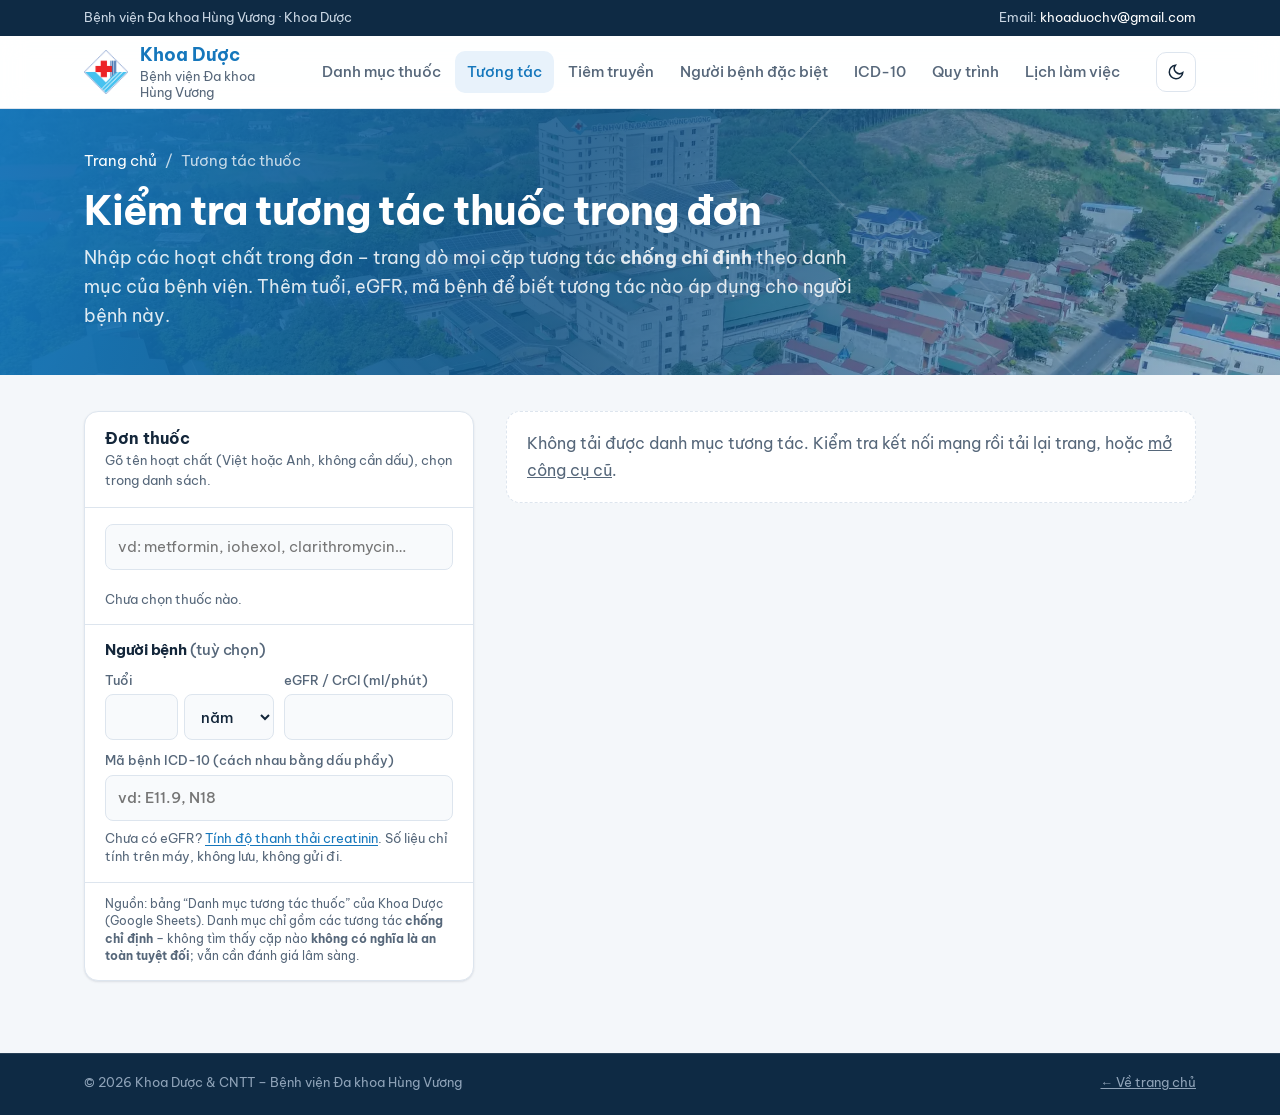
<file: tuong-tac.html>
<!DOCTYPE html>
<html lang="vi">
<head>
<meta charset="utf-8">
<meta name="viewport" content="width=device-width, initial-scale=1">
<title>Tương tác thuốc · Khoa Dược BVĐK Hùng Vương</title>
<meta name="description" content="Kiểm tra tương tác thuốc chống chỉ định trong đơn: nhập nhiều thuốc, đối chiếu tuổi, eGFR và mã bệnh ICD của người bệnh.">
<meta name="theme-color" content="#1577bc">
<link rel="icon" type="image/png" href="assets/favicon-bvhv.png">
<link rel="manifest" href="manifest.webmanifest">
<meta name="apple-mobile-web-app-capable" content="yes">
<meta name="apple-mobile-web-app-title" content="Khoa Dược">
<link rel="apple-touch-icon" href="assets/favicon-bvhv.png">
<link rel="preconnect" href="https://docs.google.com">
<link rel="preconnect" href="https://fonts.googleapis.com">
<link rel="preconnect" href="https://fonts.gstatic.com" crossorigin>
<link href="https://fonts.googleapis.com/css2?family=Be+Vietnam+Pro:ital,wght@0,400;0,500;0,600;0,700;1,400&display=swap" rel="stylesheet">
<link rel="stylesheet" href="assets/site.css">
<style>
/* ===== Riêng trang Tương tác thuốc ===== */
.page-hero .lead{margin-bottom:0;max-width:66ch}
.layout{display:grid;grid-template-columns:minmax(300px,390px) minmax(0,1fr);gap:32px;align-items:start;padding-top:36px;padding-bottom:72px}
.panel{background:var(--surface);border:1px solid var(--line);border-radius:var(--r);box-shadow:var(--shadow-sm)}
.side{position:sticky;top:88px;max-height:calc(100vh - 104px);overflow:auto}
.ph{padding:16px 20px;border-bottom:1px solid var(--line)}
.ph h2{font-size:var(--fs-base);font-weight:700;letter-spacing:0}
.ph p{font-size:var(--fs-xs);color:var(--muted);margin-top:2px}
.blk{padding:16px 20px}
.blk+.blk{border-top:1px solid var(--line)}
.blk h3{font-size:var(--fs-sm);font-weight:700;margin-bottom:10px}
.ac{position:relative}
.ac input,.fld input,.fld select{font:inherit;font-size:var(--fs-sm);color:var(--ink);background:var(--surface-2);border:1px solid var(--line);border-radius:8px;padding:10px 12px;width:100%;min-width:0}
.ac input:focus,.fld input:focus,.fld select:focus{outline:2px solid var(--brand);outline-offset:0;border-color:transparent}
.sug{position:absolute;left:0;right:0;top:calc(100% + 4px);z-index:5;background:var(--surface);border:1px solid var(--line);border-radius:10px;box-shadow:var(--shadow);max-height:300px;overflow:auto;list-style:none;margin:0;padding:4px}
.sug li{padding:9px 12px;border-radius:8px;cursor:pointer;font-size:var(--fs-sm)}
.sug li small{display:block;color:var(--muted);font-size:var(--fs-xs)}
.sug li[aria-selected=true],.sug li:hover{background:var(--tint)}
.chips{display:flex;flex-wrap:wrap;gap:8px;margin-top:12px}
.chip{display:inline-flex;align-items:center;gap:6px;font-size:var(--fs-sm);font-weight:600;background:var(--tint);color:var(--brand);border-radius:99px;padding:6px 6px 6px 12px}
.chip button{width:22px;height:22px;border-radius:50%;border:0;background:rgb(0 0 0 / .08);color:inherit;cursor:pointer;display:grid;place-items:center;font-size:14px;line-height:1}
.chip.na{background:var(--surface-2);color:var(--muted);border:1px dashed var(--line)}
.mini{font-size:var(--fs-xs);color:var(--muted);margin-top:8px;line-height:1.5}
.mini a,.mini button{color:var(--brand);font:inherit;background:none;border:0;padding:0;cursor:pointer;text-decoration:underline;text-underline-offset:2px}
.grid2{display:grid;grid-template-columns:1fr 1fr;gap:10px}
.fld{display:flex;flex-direction:column;gap:4px;font-size:var(--fs-xs);color:var(--muted);font-weight:500}
.fld.full{grid-column:1/-1}
.unit{display:grid;grid-template-columns:1fr auto;gap:6px}
.unit select{width:auto}
.icdok{font-size:var(--fs-xs);margin-top:6px;line-height:1.5;color:var(--muted)}
.icdok b{color:var(--ink);font-weight:600}
.ref{font-size:11.5px;color:var(--muted);padding:12px 20px 16px;border-top:1px solid var(--line);line-height:1.5}

.sum{display:flex;flex-wrap:wrap;gap:10px;margin-bottom:16px}
.stat{flex:1 1 140px;background:var(--surface);border:1px solid var(--line);border-radius:var(--r);padding:12px 16px}
.stat b{display:block;font-size:22px;line-height:1.2}
.stat small{font-size:var(--fs-xs);color:var(--muted)}
.stat.red b{color:var(--accent)}
.stat.amb b{color:#b26a00}
.ok{display:flex;gap:12px;padding:18px 20px;border-radius:var(--r);background:var(--tint);line-height:1.6}
.ok svg{flex:none;color:var(--brand);margin-top:2px}
.ix{background:var(--surface);border:1px solid var(--line);border-radius:var(--r);box-shadow:var(--shadow-sm);overflow:hidden}
.ix+.ix{margin-top:14px}
.ix.lv1{border-left:5px solid var(--accent)}
.ix.lv2{border-left:5px solid #e69500}
.ix.lv0{border-left:5px solid var(--muted)}
.ix.off{opacity:.62}
.ixh{display:flex;flex-wrap:wrap;align-items:center;gap:8px 12px;padding:14px 18px;border-bottom:1px solid var(--line);background:var(--surface-2)}
.ixh h3{font-size:var(--fs-md);margin-right:auto}
.ixh h3 span{color:var(--muted);font-weight:500;margin:0 4px}
.bd{font-size:11.5px;font-weight:700;padding:3px 10px;border-radius:99px;white-space:nowrap}
.bd.lv1{background:var(--accent);color:#fff}
.bd.lv2{background:#fff4e0;color:#a15c00}
.bd.lv0{background:var(--surface);border:1px solid var(--line);color:var(--muted)}
.bd.ap{background:var(--accent-tint);color:var(--accent)}
.bd.chk{background:#fff4e0;color:#a15c00}
.bd.no{background:var(--surface);border:1px solid var(--line);color:var(--muted)}
:root[data-theme=dark] .bd.lv2,:root[data-theme=dark] .bd.chk{background:#3a2a10;color:#ffc46b}
@media (prefers-color-scheme:dark){:root:not([data-theme=light]) .bd.lv2,:root:not([data-theme=light]) .bd.chk{background:#3a2a10;color:#ffc46b}}
.ixb{padding:14px 18px}
.ixb .hq{font-weight:600;line-height:1.55}
.ixb dl{margin:12px 0 0;display:grid;gap:10px}
.ixb dt{font-size:var(--fs-xs);font-weight:700;text-transform:uppercase;letter-spacing:.05em;color:var(--muted)}
.ixb dd{margin:2px 0 0;line-height:1.6;white-space:pre-line}
.ixb dd.xt{background:var(--tint);border-radius:8px;padding:10px 12px}
.conds{display:flex;flex-wrap:wrap;gap:6px;margin-top:10px}
.cd{font-size:var(--fs-xs);padding:4px 10px;border-radius:8px;background:var(--surface-2);border:1px solid var(--line)}
.cd.yes{background:var(--accent-tint);border-color:transparent;color:var(--accent);font-weight:600}
.cd.no{text-decoration:line-through;color:var(--muted)}
.ixf{display:flex;justify-content:flex-end;padding:0 18px 14px}
.ixf a{font-size:var(--fs-xs);color:var(--muted)}
.hint{padding:18px 20px;border-radius:var(--r);background:var(--surface);border:1px dashed var(--line);color:var(--muted);line-height:1.7}
.hint button{font:600 var(--fs-sm) var(--font);color:var(--brand);background:var(--tint);border:0;border-radius:99px;padding:6px 12px;cursor:pointer;margin:6px 6px 0 0}
.tools-row{display:flex;flex-wrap:wrap;gap:10px;justify-content:space-between;align-items:center;margin-bottom:14px}
.tools-row .btn{font-size:var(--fs-xs);padding:7px 12px}
@media (max-width:980px){.layout{grid-template-columns:1fr}.side{position:static;max-height:none}}
@media (max-width:760px){.layout{padding-top:24px}.ixh h3{flex-basis:100%}}
@media print{.topbar,header.nav,.page-hero,.side .ref,footer,.tools-row .btn,.ixf{display:none!important}.layout{grid-template-columns:1fr}.side{position:static}}
</style>
</head>
<body>

<div class="topbar"><div class="wrap">
  <span>Bệnh viện Đa khoa Hùng Vương · Khoa Dược</span>
  <span>Email: <a href="mailto:khoaduochv@gmail.com">khoaduochv@gmail.com</a></span>
</div></div>

<header class="nav">
  <div class="wrap">
    <a class="logo" href="./" aria-label="Khoa Dược – BVĐK Hùng Vương, trang chủ">
      <img src="assets/favicon-bvhv.png" width="44" height="44" alt="">
      <span><b>Khoa Dược</b><small>Bệnh viện Đa khoa Hùng Vương</small></span>
    </a>
    <ul>
      <li><a href="danh-muc.html">Danh mục thuốc</a></li>
      <li><a href="tuong-tac.html" aria-current="page">Tương tác</a></li>
      <li><a href="tiem-truyen.html">Tiêm truyền</a></li>
      <li><a href="dac-biet.html">Người bệnh đặc biệt</a></li>
      <li><a href="icd10.html">ICD-10</a></li>
      <li><a href="quy-trinh.html">Quy trình</a></li>
      <li><a href="lich-lam-viec.html">Lịch làm việc</a></li>
    </ul>
    <button class="theme" id="theme" aria-label="Đổi giao diện sáng/tối">
      <svg width="18" height="18" viewBox="0 0 24 24" fill="none" stroke="currentColor" stroke-width="2" aria-hidden="true"><path d="M21 12.8A9 9 0 1 1 11.2 3a7 7 0 0 0 9.8 9.8z"/></svg>
    </button>
  </div>
</header>

<main>
  <div class="hero page-hero">
    <div class="wrap">
      <nav class="crumb" aria-label="Đường dẫn"><a href="./">Trang chủ</a><span>/</span><span>Tương tác thuốc</span></nav>
      <h1>Kiểm tra tương tác thuốc trong đơn</h1>
      <p class="lead">Nhập các hoạt chất trong đơn – trang dò mọi cặp tương tác <strong>chống chỉ định</strong> theo danh mục của bệnh viện. Thêm tuổi, eGFR, mã bệnh để biết tương tác nào áp dụng cho người bệnh này.</p>
    </div>
  </div>

  <div class="wrap layout">
    <aside class="panel side" aria-label="Đơn thuốc và người bệnh">
      <div class="ph"><h2>Đơn thuốc</h2><p>Gõ tên hoạt chất (Việt hoặc Anh, không cần dấu), chọn trong danh sách.</p></div>
      <div class="blk">
        <div class="ac">
          <input id="q" type="search" placeholder="vd: metformin, iohexol, clarithromycin…" autocomplete="off" role="combobox" aria-expanded="false" aria-controls="sug" aria-autocomplete="list">
          <ul class="sug" id="sug" role="listbox" hidden></ul>
        </div>
        <div class="chips" id="chips"></div>
        <p class="mini" id="chipnote">Chưa chọn thuốc nào.</p>
      </div>
      <div class="blk">
        <h3>Người bệnh <span style="font-weight:500;color:var(--muted)">(tuỳ chọn)</span></h3>
        <div class="grid2">
          <label class="fld">Tuổi<span class="unit"><input id="age" type="number" min="0" inputmode="numeric"><select id="age-u"><option value="365">năm</option><option value="30">tháng</option><option value="1">ngày</option></select></span></label>
          <label class="fld">eGFR / CrCl (ml/phút)<input id="egfr" type="number" min="0" inputmode="decimal"></label>
          <label class="fld full">Mã bệnh ICD-10 (cách nhau bằng dấu phẩy)<input id="icd" type="text" placeholder="vd: E11.9, N18" autocomplete="off"></label>
        </div>
        <div class="icdok" id="icdok"></div>
        <p class="mini">Chưa có eGFR? <a href="dac-biet.html">Tính độ thanh thải creatinin</a>. Số liệu chỉ tính trên máy, không lưu, không gửi đi.</p>
      </div>
      <div class="ref">Nguồn: bảng “Danh mục tương tác thuốc” của Khoa Dược (Google Sheets). Danh mục chỉ gồm các tương tác <b>chống chỉ định</b> – không tìm thấy cặp nào <b>không có nghĩa là an toàn tuyệt đối</b>; vẫn cần đánh giá lâm sàng.</div>
    </aside>

    <section class="results" aria-live="polite" id="res" style="padding:0">
      <div class="hint">Đang tải danh mục tương tác…</div>
    </section>
  </div>
</main>

<footer>
  <div class="copy"><div class="wrap"><span>© 2026 Khoa Dược &amp; CNTT – Bệnh viện Đa khoa Hùng Vương</span><span><a href="./" style="color:inherit">← Về trang chủ</a></span></div></div>
</footer>

<script src="assets/site.js"></script>
<script>
/* ====== CẤU HÌNH ======
   Bảng "Copy of DANH MỤC TƯƠNG TÁC THUỐC" (chủ: khoaduochv), trang tính "DANH MỤC", dòng 1 là tiêu đề.
   Cột: A STT · B Hoạt chất 1 · C Hoạt chất chuẩn 1 · D Hoạt chất 2 · E Hoạt chất chuẩn 2 · F Điều kiện tuổi
        G Mã bệnh (ICD, cách nhau dấu phẩy) · H eGFR · I Khoảng cách (thuốc 2 dùng sau thuốc 1) · J Mức độ
        K Cơ chế · L Hậu quả · M Xử trí.  Nhận diện thuốc theo cột "hoạt chất chuẩn" (C, E). */
const SHEET_ID="1HkVvMD7qrwI3BvvCqPe-bW_gduQwBf4BE181XRh0l6o", SHEET_NAME="DANH MỤC";
const OLD_TOOL="https://script.google.com/macros/s/AKfycbwAg5vPUjoQN09Z9jHior8LD2C1DoXVgvuhE75ziTfa3MUZ-Vzs1fPHooodNLT5rPktbQ/exec";
/* ====================== */
const $=id=>document.getElementById(id);
const CACHE_KEY="hv-tt2-v1";
const URL_CSV=`https://docs.google.com/spreadsheets/d/${SHEET_ID}/gviz/tq?tqx=out:csv&headers=1&sheet=${encodeURIComponent(SHEET_NAME)}`;
const norm=s=>(s||"").normalize("NFD").replace(/[̀-ͯ]/g,"").replace(/đ/gi,"d").toLowerCase().replace(/\s+/g," ").trim();
const esc=s=>(s||"").replace(/[&<>"]/g,c=>({"&":"&amp;","<":"&lt;",">":"&gt;",'"':"&quot;"}[c]));
function parseCSV(t){const rows=[];let row=[],f="",q=false;for(let i=0;i<t.length;i++){const c=t[i];if(q){if(c==='"'){if(t[i+1]==='"'){f+='"';i++}else q=false}else f+=c}else if(c==='"')q=true;else if(c===','){row.push(f);f=""}else if(c==='\n'){row.push(f);rows.push(row);row=[];f=""}else if(c!=='\r')f+=c}if(f||row.length){row.push(f);rows.push(row)}return rows}

let PAIRS=[], DRUGS=new Map(), SEL=[], ICD=null;
/* Mức độ: 1 = CCĐ tuyệt đối, 2 = CCĐ tương đối, 0 = chưa phân loại (ô trống hoặc ghi "1"/"2" – không tự đoán) */
const lvOf=s=>/tuyệt đối/i.test(s)?1:/tương đối/i.test(s)?2:0;
const LV=["Chưa phân loại","CCĐ tuyệt đối","CCĐ tương đối"];
const icdNorm=s=>s.toUpperCase().replace(/\s/g,"").replace(/\.+/g,".").replace(/\.$/,"");
const icdBare=s=>icdNorm(s).replace(/\./g,"");

function setData(csv){
  const rows=parseCSV(csv).slice(1).filter(r=>(r[2]||"").trim()&&(r[4]||"").trim());
  const names=new Map(); // chuẩn → {tên Việt: số lần}
  const addName=(std,vi)=>{vi=(vi||"").trim();if(!vi)return;const m=names.get(std)||new Map();m.set(vi,(m.get(vi)||0)+1);names.set(std,m)};
  PAIRS=rows.map((r,i)=>{
    const a=norm(r[2]),b=norm(r[4]); addName(a,r[1]); addName(b,r[3]);
    const egm=(r[7]||"").match(/<\s*(\d+(?:[.,]\d+)?)/), agm=(r[5]||"").match(/<\s*(\d+)\s*(ngày|tháng|năm)?/i);
    const gap=(r[8]||"").trim();
    return {i,a,b,stt:(r[0]||"").trim(),lv:lvOf(r[9]||""),lvRaw:(r[9]||"").trim(),cc:(r[10]||"").trim(),hq:(r[11]||"").trim(),xt:(r[12]||"").trim(),
      ageTxt:(r[5]||"").trim(), ageMaxDays:agm?(+agm[1])*({"ngày":1,"tháng":30,"năm":365}[(agm[2]||"ngày").toLowerCase()]):null,
      egTxt:(r[7]||"").trim(), egMax:egm?parseFloat(egm[1].replace(",",".")):null,
      icd:(r[6]||"").split(/[,;]/).map(s=>icdBare(s)).filter(Boolean),
      gap:gap?(/^\d+$/.test(gap)?gap+" ngày":gap):""};
  });
  DRUGS=new Map();
  for(const [std,m] of names){const vi=[...m.entries()].sort((x,y)=>y[1]-x[1])[0][0];
    DRUGS.set(std,{std,vi,key:norm([...m.keys()].join(" ")+" "+std),n:PAIRS.filter(p=>p.a===std||p.b===std).length});}
}

/* ---------- chọn thuốc ---------- */
let sugIdx=-1, sugList=[];
function suggest(){
  const k=norm($("q").value); if(!k){closeSug();return}
  const ws=k.split(" ");
  sugList=[...DRUGS.values()].filter(d=>!SEL.includes(d.std)&&ws.every(w=>d.key.includes(w)))
    .map(d=>[norm(d.vi).startsWith(k)||d.std.startsWith(k)?0:1,d]).sort((x,y)=>x[0]-y[0]||x[1].vi.localeCompare(y[1].vi,"vi")).slice(0,12).map(x=>x[1]);
  sugIdx=sugList.length?0:-1;
  $("sug").innerHTML=sugList.length?sugList.map((d,i)=>`<li role="option" data-i="${i}" aria-selected="${i===sugIdx}">${esc(d.vi)}<small>${esc(d.std)} · ${d.n} cặp tương tác</small></li>`).join("")
    :`<li aria-disabled="true">Không có trong danh mục tương tác<small>Hoạt chất này không có cặp chống chỉ định nào được ghi nhận</small></li>`;
  $("sug").hidden=false; $("q").setAttribute("aria-expanded","true");
}
function closeSug(){$("sug").hidden=true;$("q").setAttribute("aria-expanded","false");sugIdx=-1}
function pick(d){if(!d)return;SEL.push(d.std);$("q").value="";closeSug();render();$("q").focus()}
$("q").addEventListener("input",suggest);
$("q").addEventListener("keydown",e=>{
  if($("sug").hidden)return;
  if(e.key==="ArrowDown"||e.key==="ArrowUp"){e.preventDefault();sugIdx=(sugIdx+(e.key==="ArrowDown"?1:-1)+sugList.length)%sugList.length;[...$("sug").children].forEach((li,i)=>li.setAttribute("aria-selected",i===sugIdx))}
  else if(e.key==="Enter"){e.preventDefault();pick(sugList[sugIdx])}
  else if(e.key==="Escape")closeSug();
});
$("sug").addEventListener("mousedown",e=>{const li=e.target.closest("li[data-i]");if(li){e.preventDefault();pick(sugList[+li.dataset.i])}});
$("q").addEventListener("blur",()=>setTimeout(closeSug,120));
$("chips").addEventListener("click",e=>{const b=e.target.closest("button[data-s]");if(b){SEL=SEL.filter(s=>s!==b.dataset.s);render()}});

/* ---------- người bệnh ---------- */
function patient(){
  const age=+$("age").value, eg=+$("egfr").value;
  const codes=$("icd").value.split(/[,;\s]+/).map(icdBare).filter(c=>/^[A-Z]\d\d/.test(c));
  return {ageDays:$("age").value!==""?age*(+$("age-u").value):null, egfr:$("egfr").value!==""?eg:null, icd:codes};
}
async function showIcd(){
  const codes=patient().icd; if(!codes.length){$("icdok").innerHTML="";return}
  try{ if(!ICD){$("icdok").textContent="Đang tải danh mục ICD…";const d=await (await fetch("data/icd10.json")).json();ICD=new Map(d.c.map(c=>[c[0].replace(/[.†*]/g,""),c[1]]))}
    $("icdok").innerHTML=codes.map(c=>ICD.has(c)?`<b>${c}</b> ${esc(ICD.get(c))}`:`<b>${c}</b> <span style="color:var(--accent)">không có trong ICD-10</span>`).join("<br>");
  }catch(e){$("icdok").innerHTML=""}
}
["age","age-u","egfr"].forEach(id=>$(id).addEventListener("input",render));
let ti;$("icd").addEventListener("input",()=>{clearTimeout(ti);ti=setTimeout(()=>{render();showIcd()},250)});

/* Đánh giá điều kiện: trả về {st:"always"|"yes"|"no"|"check", items:[{txt,ok}]} */
function evalCond(p,pt){
  const items=[];
  if(p.ageTxt) items.push({txt:"Tuổi "+p.ageTxt, ok:pt.ageDays==null||p.ageMaxDays==null?null:pt.ageDays<p.ageMaxDays});
  if(p.egTxt) items.push({txt:"eGFR "+p.egTxt.replace(/^e?gfr\s*/i,""), ok:pt.egfr==null||p.egMax==null?null:pt.egfr<p.egMax});
  if(p.icd.length){const hit=pt.icd.length?pt.icd.some(c=>p.icd.some(r=>c.startsWith(r)||r.startsWith(c))):null;
    const sh=p.icd.length>6?[...new Set(p.icd.map(c=>c.slice(0,3)))].join(", ")+` (${p.icd.length} mã)`:p.icd.map(c=>c.length>3?c.slice(0,3)+"."+c.slice(3):c).join(", ");
    items.push({txt:"Bệnh: "+sh, ok:hit});}
  if(!items.length) return {st:"always",items};
  if(items.some(x=>x.ok===false)) return {st:"no",items};
  if(items.every(x=>x.ok===true)) return {st:"yes",items};
  return {st:"check",items};
}
const ST={always:["ap","Luôn áp dụng"],yes:["ap","Áp dụng với người bệnh này"],check:["chk","Cần kiểm tra điều kiện"],no:["no","Không áp dụng với người bệnh này"]};

/* ---------- kết quả ---------- */
function card(p,pt){
  const A=DRUGS.get(p.a),B=DRUGS.get(p.b),c=evalCond(p,pt),[sc,sl]=ST[c.st];
  const lvTxt=p.lv?LV[p.lv]:`Chưa phân loại${p.lvRaw?` (ghi “${esc(p.lvRaw)}”)`:""}`;
  return `<article class="ix lv${p.lv}${c.st==="no"?" off":""}">
    <div class="ixh"><h3>${esc(A.vi)}<span>+</span>${esc(B.vi)}</h3><span class="bd lv${p.lv}">${lvTxt}</span><span class="bd ${sc}">${sl}</span></div>
    <div class="ixb">
      ${p.hq?`<p class="hq">${esc(p.hq)}</p>`:""}
      ${c.items.length||p.gap?`<div class="conds">${c.items.map(x=>`<span class="cd ${x.ok===true?"yes":x.ok===false?"no":""}">${esc(x.txt)}${x.ok===null?" – chưa nhập":""}</span>`).join("")}${p.gap?`<span class="cd">Khoảng cách: ${esc(A.vi)} → ${esc(B.vi)} ${esc(p.gap)}</span>`:""}</div>`:""}
      <dl>${p.cc?`<div><dt>Cơ chế</dt><dd>${esc(p.cc)}</dd></div>`:""}${p.xt?`<div><dt>Xử trí</dt><dd class="xt">${esc(p.xt)}</dd></div>`:""}</dl>
    </div>
    <div class="ixf"><a href="${gopYUrl({loai:GOP_Y_SAI,trang:"Tương tác thuốc – thuốc",thuoc:A.vi+" + "+B.vi+(p.stt?" (STT "+p.stt+")":"")})}" target="_blank" rel="noopener">Báo thông tin chưa đúng</a></div>
  </article>`;
}
const order={always:0,yes:0,check:1,no:2};
function render(){
  if(DRUGS.size) SEL=SEL.filter(s=>DRUGS.has(s));
  $("chips").innerHTML=SEL.map(s=>{const d=DRUGS.get(s);return `<span class="chip">${esc(d?d.vi:s)}<button data-s="${esc(s)}" aria-label="Bỏ ${esc(d?d.vi:s)}">×</button></span>`}).join("");
  $("chipnote").textContent=SEL.length?`${SEL.length} hoạt chất · bấm × để bỏ`:"Chưa chọn thuốc nào.";
  if(!PAIRS.length) return;
  history.replaceState(null,"",SEL.length?"#d="+SEL.map(encodeURIComponent).join(","):location.pathname);
  const pt=patient(), set=new Set(SEL);
  let list, title;
  if(!SEL.length){
    $("res").innerHTML=`<div class="hint"><b style="color:var(--ink)">Danh mục có ${PAIRS.length.toLocaleString("vi-VN")} cặp tương tác chống chỉ định giữa ${DRUGS.size} hoạt chất.</b><br>Nhập các hoạt chất trong đơn ở khung bên trái. Chọn 1 thuốc để xem mọi thuốc tương tác với nó; chọn từ 2 thuốc để kiểm tra cả đơn.<br>Thử nhanh:
      <br><button data-ex="metformin,iohexol">Metformin + Iohexol</button><button data-ex="clarithromycin,simvastatin,colchicine">Clarithromycin + Simvastatin + Colchicin</button><button data-ex="ceftriaxone,calcium chloride">Ceftriaxon + Calci clorid</button></div>`;
    return;
  }
  if(SEL.length===1){ list=PAIRS.filter(p=>set.has(p.a)||set.has(p.b)); title=`Các thuốc chống chỉ định phối hợp với ${esc(DRUGS.get(SEL[0]).vi)}`; }
  else { list=PAIRS.filter(p=>set.has(p.a)&&set.has(p.b)); title=`Tương tác trong đơn (${SEL.length} hoạt chất)`; }
  const ev=list.map(p=>[p,evalCond(p,pt).st]).sort((x,y)=>order[x[1]]-order[y[1]]||(x[0].lv||9)-(y[0].lv||9));
  const nAp=ev.filter(x=>x[1]==="always"||x[1]==="yes").length, nChk=ev.filter(x=>x[1]==="check").length, nNo=ev.filter(x=>x[1]==="no").length;
  let h=`<div class="tools-row"><div class="rhead" style="margin:0"><h2>${title}</h2></div><span><button class="btn" id="share">Sao chép link</button> <button class="btn" onclick="print()">In</button></span></div>`;
  if(!list.length){
    h+=`<div class="ok"><svg width="22" height="22" viewBox="0 0 24 24" fill="none" stroke="currentColor" stroke-width="2.4" stroke-linecap="round" stroke-linejoin="round" aria-hidden="true"><path d="m5 12 5 5L20 7"/></svg><div><b>Không có cặp nào trong danh mục tương tác chống chỉ định.</b><br><span style="color:var(--muted)">Điều này không có nghĩa là an toàn tuyệt đối – danh mục chỉ gồm tương tác chống chỉ định. Vẫn đánh giá liều, chức năng gan thận và tương tác mức độ khác.</span></div></div>`;
  }else{
    h+=`<div class="sum"><div class="stat red"><b>${nAp}</b><small>Áp dụng</small></div><div class="stat amb"><b>${nChk}</b><small>Cần kiểm tra điều kiện</small></div><div class="stat"><b>${nNo}</b><small>Không áp dụng (theo số liệu đã nhập)</small></div></div>`;
    h+=ev.map(([p])=>card(p,pt)).join("");
  }
  if(SEL.length>=2){const solo=SEL.filter(s=>!list.some(p=>p.a===s||p.b===s));if(solo.length)h+=`<p class="mini" style="margin-top:14px">Không có tương tác trong đơn: ${solo.map(s=>esc(DRUGS.get(s).vi)).join(", ")}.</p>`}
  $("res").innerHTML=h;
  $("share").onclick=async e=>{try{await navigator.clipboard.writeText(location.href);e.target.textContent="Đã sao chép ✓"}catch(_){e.target.textContent=location.href}};
}
$("res").addEventListener("click",e=>{const b=e.target.closest("button[data-ex]");if(b){SEL=b.dataset.ex.split(",").filter(s=>DRUGS.has(s));render()}});

function fromHash(){const m=location.hash.match(/^#d=(.+)$/);if(m)SEL=[...new Set(m[1].split(",").map(decodeURIComponent))].filter(s=>DRUGS.has(s))}

(async()=>{
  let cached=null;try{cached=JSON.parse(localStorage.getItem(CACHE_KEY)||"null")}catch(e){}
  if(cached&&cached.csv){setData(cached.csv);fromHash();render()}
  try{
    const r=await fetch(URL_CSV,{credentials:"omit"});if(!r.ok)throw new Error(r.status);
    const csv=await r.text();
    if(!cached||cached.csv!==csv){setData(csv);if(!cached)fromHash();render()}
    try{localStorage.setItem(CACHE_KEY,JSON.stringify({t:Date.now(),csv}))}catch(e){}
  }catch(e){
    if(!cached)$("res").innerHTML=`<div class="hint">Không tải được danh mục tương tác. Kiểm tra kết nối mạng rồi tải lại trang, hoặc <a href="${OLD_TOOL}" target="_blank" rel="noopener">mở công cụ cũ</a>.</div>`;
  }
})();

const root=document.documentElement;
try{const s=localStorage.getItem("hv-theme");if(s)root.dataset.theme=s}catch(e){}
$("theme").onclick=()=>{const dark=root.dataset.theme?root.dataset.theme==="dark":matchMedia("(prefers-color-scheme:dark)").matches;root.dataset.theme=dark?"light":"dark";try{localStorage.setItem("hv-theme",root.dataset.theme)}catch(e){}};
</script>
</body>
</html>
</file>
<file: assets/site.css>
/* HV-Pharmacy – CSS dùng chung cho mọi trang */
/* ================= TOKENS =================
   Màu nhận diện BVĐK Hùng Vương: xanh dương #1577BC + đỏ chữ thập #D7262E
   Font: Be Vietnam Pro (không chân, tối ưu tiếng Việt), dự phòng Arial
   Thang cỡ chữ (tỉ lệ ~1.25, gốc 16px) – chỉ dùng các biến --fs-* dưới đây */
:root{
  --bg:#f4f7fa; --surface:#ffffff; --surface-2:#f8fafc; --ink:#13263a; --muted:#56677a;
  --line:#dde5ee; --brand:#1577bc; --brand-strong:#0f5f98; --brand-ink:#ffffff;
  --accent:#d7262e; --tint:#e8f2fb; --accent-tint:#fdecec;
  --hero-a:#1577bc; --hero-b:#0d4f82; --navy:#0e2a44;
  --font:"Be Vietnam Pro",Arial,sans-serif;

  --fs-xs:12.5px;   /* nhãn nhỏ, chú thích */
  --fs-sm:14.5px;   /* mô tả thẻ, phụ đề */
  --fs-base:16px;   /* nội dung */
  --fs-md:18px;     /* đoạn dẫn, tiêu đề thẻ lớn */
  --fs-lg:clamp(24px,1.4vw + 17px,32px);   /* tiêu đề mục (h2) */
  --fs-xl:clamp(30px,2.6vw + 18px,46px);   /* tiêu đề trang (h1) */

  --r-sm:10px; --r:14px; --r-lg:20px;
  --shadow-sm:0 1px 2px rgb(16 42 68 / .06),0 1px 3px rgb(16 42 68 / .06);
  --shadow:0 2px 4px rgb(16 42 68 / .04),0 12px 32px -12px rgb(16 42 68 / .18);
}
@media (prefers-color-scheme:dark){:root:not([data-theme=light]){
  --bg:#0b1520; --surface:#122131; --surface-2:#0f1c2a; --ink:#e6edf4; --muted:#9aabbd;
  --line:#22364a; --brand:#5aaee8; --brand-strong:#82c2f0; --brand-ink:#07131e;
  --accent:#ff7a6b; --tint:#16304a; --accent-tint:#3a1d22;
  --hero-a:#123b5f; --hero-b:#0b2338; --navy:#081420;
  --shadow-sm:0 1px 2px rgb(0 0 0 / .3); --shadow:0 12px 32px -12px rgb(0 0 0 / .6);}}
:root[data-theme=dark]{
  --bg:#0b1520; --surface:#122131; --surface-2:#0f1c2a; --ink:#e6edf4; --muted:#9aabbd;
  --line:#22364a; --brand:#5aaee8; --brand-strong:#82c2f0; --brand-ink:#07131e;
  --accent:#ff7a6b; --tint:#16304a; --accent-tint:#3a1d22;
  --hero-a:#123b5f; --hero-b:#0b2338; --navy:#081420;
  --shadow-sm:0 1px 2px rgb(0 0 0 / .3); --shadow:0 12px 32px -12px rgb(0 0 0 / .6);}

/* ================= BASE ================= */
*{box-sizing:border-box}
html{scroll-behavior:smooth;scroll-padding-top:84px}
body{margin:0;background:var(--bg);color:var(--ink);font:400 var(--fs-base)/1.65 var(--font);-webkit-font-smoothing:antialiased;text-rendering:optimizeLegibility}
a{color:inherit}
h1,h2,h3,h4{margin:0;font-weight:700;line-height:1.25;letter-spacing:-.015em}
h1,h2{text-wrap:balance}
p{text-wrap:pretty}
p{margin:0}
:focus-visible{outline:3px solid var(--accent);outline-offset:3px;border-radius:6px}
.wrap{max-width:1160px;margin:0 auto;padding:0 24px}
.label{display:inline-flex;align-items:center;gap:8px;font-size:var(--fs-xs);font-weight:600;letter-spacing:.08em;text-transform:uppercase;color:var(--brand)}
.label::before{content:"";width:18px;height:2px;border-radius:2px;background:var(--accent)}

/* ================= TOP BAR + NAV ================= */
.topbar{background:var(--navy);color:#c9d6e3;font-size:13px}
.topbar .wrap{display:flex;justify-content:space-between;gap:16px;height:36px;align-items:center}
.topbar a{color:#fff;text-decoration:none}
.topbar a:hover{text-decoration:underline}
header.nav{position:sticky;top:0;z-index:20;background:color-mix(in srgb,var(--surface) 92%,transparent);backdrop-filter:saturate(1.4) blur(12px);border-bottom:1px solid var(--line)}
.nav .wrap{display:flex;align-items:center;gap:24px;height:72px}
.logo{display:flex;align-items:center;gap:12px;text-decoration:none}
.logo img{flex:none;display:block}
.logo b{display:block;font-size:var(--fs-md);font-weight:700;line-height:1.2;color:var(--brand)}
.logo small{display:block;font-size:var(--fs-xs);color:var(--muted);line-height:1.3;margin-top:2px}
.nav ul{display:flex;gap:2px;list-style:none;margin:0 0 0 auto;padding:0}
.nav ul a{display:block;padding:9px 12px;white-space:nowrap;border-radius:var(--r-sm);text-decoration:none;font-size:15px;font-weight:500;color:var(--muted);transition:color .15s,background .15s}
.nav ul a:hover{color:var(--brand);background:var(--tint)}
.theme{border:1px solid var(--line);background:var(--surface);color:var(--ink);width:40px;height:40px;border-radius:var(--r-sm);cursor:pointer;display:grid;place-items:center;flex:none}
.theme:hover{border-color:var(--brand);color:var(--brand)}

/* ================= HERO ================= */
/* Nền: ảnh toàn cảnh BV phủ lớp xanh nhận diện để chữ trắng luôn dễ đọc */
.hero{position:relative;overflow:hidden;color:#fff;background:
  linear-gradient(105deg,color-mix(in srgb,var(--hero-a) 95%,transparent) 0%,color-mix(in srgb,var(--hero-b) 84%,transparent) 45%,color-mix(in srgb,var(--hero-b) 38%,transparent) 100%),
  url(bv-toan-canh.webp) center 40%/cover no-repeat var(--hero-b)}
.hero::before,.hero::after{content:"";position:absolute;border:2px solid rgb(255 255 255 / .08);transform:rotate(45deg);pointer-events:none}
.hero::before{width:520px;height:520px;right:-140px;top:-220px}
.hero::after{width:300px;height:300px;right:220px;bottom:-200px;border-color:rgb(255 255 255 / .06)}
.hero .wrap{position:relative;display:grid;grid-template-columns:minmax(0,1.35fr) minmax(0,1fr);gap:56px;align-items:center;padding-top:64px;padding-bottom:72px}
.hero .label{color:#fff}
.hero .label::before{background:#ff8a80}
.hero h1{font-size:var(--fs-xl);line-height:1.18;letter-spacing:-.025em;margin:16px 0 12px;max-width:20ch}
.hero h1 span{color:#bfe2ff}
.motto{font-style:italic;font-size:var(--fs-base);color:#ffd4d0;margin-bottom:20px}
.lead{font-size:var(--fs-md);line-height:1.6;color:rgb(255 255 255 / .86);max-width:54ch;margin-bottom:28px}
.search{display:flex;align-items:center;gap:12px;background:var(--surface);color:var(--ink);border-radius:var(--r);padding:6px 6px 6px 18px;max-width:600px;box-shadow:0 18px 40px -16px rgb(0 0 0 / .45);border:2px solid transparent;transition:border-color .15s}
.search:focus-within{border-color:#ff8a80}
.search svg{color:var(--muted);flex:none}
.search input{flex:1;border:0;background:transparent;font:inherit;font-size:var(--fs-base);color:var(--ink);padding:12px 0;min-width:0}
.search input::placeholder{color:var(--muted)}
.search input:focus{outline:none}
.search kbd{font:600 12px var(--font);color:var(--muted);background:var(--surface-2);border:1px solid var(--line);border-radius:6px;padding:4px 9px}
.chips{display:flex;flex-wrap:wrap;align-items:center;gap:8px;margin-top:16px;font-size:var(--fs-sm);color:rgb(255 255 255 / .75)}
.chips button{font:500 var(--fs-xs)/1 var(--font);color:#fff;background:rgb(255 255 255 / .12);border:1px solid rgb(255 255 255 / .22);border-radius:99px;padding:7px 12px;cursor:pointer;transition:background .15s}
.chips button:hover{background:rgb(255 255 255 / .22)}

/* quick panel */
.quick{background:var(--surface);color:var(--ink);border-radius:var(--r-lg);box-shadow:0 24px 48px -20px rgb(0 0 0 / .5);overflow:hidden}
.quick-head{display:flex;justify-content:space-between;align-items:center;padding:18px 22px;border-bottom:1px solid var(--line)}
.quick-head h2{font-size:var(--fs-base);font-weight:700;letter-spacing:0}
.quick-head span{font-size:var(--fs-xs);color:var(--muted)}
.quick ul{list-style:none;margin:0;padding:6px}
.quick a{display:grid;grid-template-columns:40px 1fr auto;gap:14px;align-items:center;padding:10px 14px;border-radius:var(--r-sm);text-decoration:none;transition:background .15s}
.quick a:hover{background:var(--tint)}
.quick .ico{width:40px;height:40px}
.quick b{font-size:15px;font-weight:600;line-height:1.35}
.quick .arr{color:var(--muted);transition:transform .15s,color .15s}
.quick a:hover .arr{color:var(--brand);transform:translateX(3px)}
.stats{display:grid;grid-template-columns:repeat(3,1fr);border-top:1px solid var(--line);background:var(--surface-2)}
.stats div{padding:14px 10px;text-align:center}
.stats div+div{border-left:1px solid var(--line)}
.stats b{display:block;font-size:22px;font-weight:700;line-height:1.2;color:var(--brand)}
.stats small{font-size:var(--fs-xs);color:var(--muted)}

/* ================= SECTIONS ================= */
section{padding:80px 0}
section+section{border-top:1px solid var(--line)}
.sec-head{max-width:640px;margin-bottom:36px}
.sec-head h2{font-size:var(--fs-lg);margin:12px 0 10px}
.sec-head p{color:var(--muted);font-size:var(--fs-base)}
.ico{width:46px;height:46px;border-radius:12px;background:var(--tint);color:var(--brand);display:grid;place-items:center;flex:none}

/* tools */
.tools{display:grid;grid-template-columns:repeat(auto-fill,minmax(260px,1fr));gap:20px}
.tool{position:relative;display:flex;flex-direction:column;gap:12px;background:var(--surface);border:1px solid var(--line);border-radius:var(--r);padding:24px;text-decoration:none;box-shadow:var(--shadow-sm);transition:transform .2s,box-shadow .2s,border-color .2s}
.tool:hover{transform:translateY(-4px);box-shadow:var(--shadow);border-color:color-mix(in srgb,var(--brand) 45%,var(--line))}
.tool h3{font-size:var(--fs-md);font-weight:600;line-height:1.35;letter-spacing:-.01em;margin-top:6px}
.tool p{color:var(--muted);font-size:var(--fs-sm);line-height:1.6}
.tool .go{margin-top:auto;padding-top:14px;border-top:1px solid var(--line);font-size:var(--fs-sm);font-weight:600;color:var(--brand);display:flex;align-items:center;justify-content:space-between}
.tool .go i{font-style:normal;transition:transform .2s}
.tool:hover .go i{transform:translateX(4px)}
.tool.soon{cursor:default;background:var(--surface-2);box-shadow:none}
.tool.soon:hover{transform:none;box-shadow:none;border-color:var(--line)}
.tool.soon .ico{background:var(--line);color:var(--muted)}
.tool.soon .go{color:var(--muted);font-weight:500}
.tag{position:absolute;top:22px;right:22px;font-size:var(--fs-xs);font-weight:600;padding:4px 10px;border-radius:99px;background:var(--accent-tint);color:var(--accent)}
.empty{display:none;padding:32px;border:1px dashed var(--line);border-radius:var(--r);color:var(--muted);text-align:center;font-size:var(--fs-sm)}

/* docs + videos */
.split{display:grid;grid-template-columns:minmax(0,1fr) minmax(0,1.25fr);gap:48px;align-items:start}
.panel{background:var(--surface);border:1px solid var(--line);border-radius:var(--r);box-shadow:var(--shadow-sm);overflow:hidden}
.list{list-style:none;margin:0;padding:0}
.list li+li{border-top:1px solid var(--line)}
.list a,.list div{display:grid;grid-template-columns:auto 1fr auto;gap:16px;align-items:center;padding:18px 20px;text-decoration:none}
.list a:hover{background:var(--tint)}
.list .ico{width:42px;height:42px;border-radius:10px;background:var(--accent-tint);color:var(--accent)}
.list b{display:block;font-size:var(--fs-base);font-weight:600;line-height:1.4}
.list small{display:block;color:var(--muted);font-size:var(--fs-xs);margin-top:2px}
.list .state{font-size:var(--fs-xs);font-weight:600;color:var(--muted);background:var(--surface-2);border:1px solid var(--line);border-radius:99px;padding:3px 10px;white-space:nowrap}
.list .arr{color:var(--brand)}
.vids{display:grid;grid-template-columns:repeat(auto-fill,minmax(210px,1fr));gap:14px}
.vid{display:flex;align-items:center;gap:14px;background:var(--surface);border:1px solid var(--line);border-radius:var(--r);padding:14px 16px;text-decoration:none;box-shadow:var(--shadow-sm);transition:border-color .2s,box-shadow .2s}
.vid:hover{border-color:color-mix(in srgb,var(--brand) 45%,var(--line));box-shadow:var(--shadow)}
.vid .play{width:38px;height:38px;border-radius:50%;background:var(--brand);color:#fff;display:grid;place-items:center;flex:none;transition:transform .2s}
.vid:hover .play{transform:scale(1.08)}
.vid b{display:block;font-size:15px;font-weight:600;line-height:1.35}
.vid small{display:block;color:var(--muted);font-size:var(--fs-xs)}

/* about + contact */
.about-grid{display:grid;grid-template-columns:minmax(0,1.05fr) minmax(0,1fr);gap:56px;align-items:center}
.about .sec-head{margin-bottom:16px}
.about p{color:var(--muted);font-size:var(--fs-base)}
.photo{position:relative;margin:0;border-radius:var(--r-lg);overflow:hidden;box-shadow:var(--shadow);aspect-ratio:3/2;background:var(--tint)}
.photo img{display:block;width:100%;height:100%;object-fit:cover}
.photo figcaption{position:absolute;inset:auto 0 0 0;display:flex;justify-content:space-between;align-items:flex-end;gap:12px;padding:56px 20px 18px;background:linear-gradient(transparent,rgb(6 22 38 / .82));color:#fff;font-size:var(--fs-sm);line-height:1.45}
.photo figcaption b{display:block;font-size:var(--fs-base)}
.play-btn{display:inline-flex;align-items:center;gap:10px;flex:none;background:#fff;color:#13263a;text-decoration:none;font-size:var(--fs-sm);font-weight:600;padding:6px 16px 6px 6px;border-radius:99px;box-shadow:0 6px 18px -6px rgb(0 0 0 / .5);transition:transform .2s}
.play-btn:hover{transform:translateY(-2px)}
.play-btn span{width:32px;height:32px;border-radius:50%;background:var(--accent);color:#fff;display:grid;place-items:center}
.facts{list-style:none;margin:20px 0 0;padding:0;display:grid;gap:10px}
.facts li{display:flex;gap:12px;align-items:flex-start;font-size:var(--fs-base);line-height:1.5}
.facts svg{flex:none;color:var(--brand);margin-top:3px}
.card{margin-top:56px}
.card .cl{grid-template-columns:repeat(3,minmax(0,1fr))}
.note{display:flex;gap:14px;margin-top:24px;padding:18px 20px;background:var(--accent-tint);border-radius:var(--r);font-size:var(--fs-sm);line-height:1.6;color:var(--ink)}
.note svg{color:var(--accent);flex:none;margin-top:2px}
.card{background:linear-gradient(135deg,var(--hero-a),var(--hero-b));color:#fff;border-radius:var(--r-lg);padding:32px;box-shadow:var(--shadow)}
.card h3{font-size:var(--fs-md);margin-bottom:20px}
.card .cl{list-style:none;padding:0;margin:0;display:grid;gap:18px}
.card .cl li{display:grid;grid-template-columns:40px 1fr;gap:14px;align-items:center}
.card .ci{width:40px;height:40px;border-radius:10px;background:rgb(255 255 255 / .14);display:grid;place-items:center}
.card .dt{display:block;font-size:var(--fs-xs);font-weight:500;color:rgb(255 255 255 / .72)}
.card .dd{display:block;margin-top:1px;font-size:var(--fs-base);font-weight:600;word-break:break-word}
.card a{text-decoration:none;border-bottom:1px solid rgb(255 255 255 / .4)}
.card a:hover{border-color:#fff}

/* ================= FOOTER ================= */
footer{background:var(--navy);color:#b7c6d6;font-size:var(--fs-sm);margin-top:0}
.foot{display:grid;grid-template-columns:minmax(0,1.4fr) repeat(2,minmax(0,1fr));gap:40px;padding-top:56px;padding-bottom:40px}
.foot img{display:block;max-width:100%;height:auto;background:#fff;border-radius:var(--r-sm);padding:10px 14px}
.foot p{margin-top:16px;line-height:1.6}
.foot h4{font-size:var(--fs-xs);font-weight:600;letter-spacing:.08em;text-transform:uppercase;color:#fff;margin-bottom:14px}
.foot ul{list-style:none;margin:0;padding:0;display:grid;gap:10px}
.foot a{color:#dbe5ef;text-decoration:none}
.foot a:hover{color:#fff;text-decoration:underline}
.copy{border-top:1px solid rgb(255 255 255 / .1)}
.copy .wrap{display:flex;justify-content:space-between;gap:16px;flex-wrap:wrap;padding-top:18px;padding-bottom:22px;font-size:var(--fs-xs);color:#8fa3b8}

/* ================= TRANG CON (dùng chung) ================= */
.page-hero .wrap{display:block;padding-top:40px;padding-bottom:44px}
.crumb{display:flex;gap:8px;font-size:var(--fs-sm);color:rgb(255 255 255 / .75);margin-bottom:14px}
.crumb a{color:#fff;text-decoration:none}
.crumb a:hover{text-decoration:underline}
.page-hero h1{font-size:clamp(28px,2vw + 18px,40px);margin:0 0 10px;max-width:none}
.nav ul a[aria-current]{color:var(--brand);background:var(--tint)}
.rhead{display:flex;justify-content:space-between;align-items:baseline;gap:12px;flex-wrap:wrap;margin-bottom:16px}
.rhead h2{font-size:var(--fs-md);font-weight:600;letter-spacing:0}
.rhead span{font-size:var(--fs-sm);color:var(--muted)}
.more{display:block;margin:20px auto 0;font:600 var(--fs-sm) var(--font);color:var(--brand);background:var(--surface);border:1px solid var(--line);border-radius:99px;padding:10px 22px;cursor:pointer}
.more:hover{border-color:var(--brand)}
.more[hidden]{display:none}
.state{padding:40px 20px;text-align:center;color:var(--muted);font-size:var(--fs-base)}
.state a{color:var(--brand)}
.skel{height:76px;background:linear-gradient(90deg,var(--surface) 0%,var(--surface-2) 50%,var(--surface) 100%);background-size:200% 100%;animation:sh 1.2s infinite}
@keyframes sh{to{background-position:-200% 0}}
.btn{display:inline-flex;align-items:center;gap:8px;font:600 var(--fs-sm) var(--font);text-decoration:none;border-radius:var(--r-sm);padding:9px 14px;border:1px solid var(--line);background:var(--surface);color:var(--ink);cursor:pointer}
.btn.primary{background:var(--brand);border-color:var(--brand);color:#fff}
.btn:hover{border-color:var(--brand)}
dialog.detail{width:min(820px,calc(100% - 32px));max-height:calc(100dvh - 48px);padding:0;border:0;border-radius:var(--r-lg);background:var(--surface);color:var(--ink);box-shadow:0 30px 80px -20px rgb(0 0 0 / .55);overflow:hidden}
dialog.detail::backdrop{background:rgb(8 20 32 / .55);backdrop-filter:blur(2px)}
.dwrap{display:flex;flex-direction:column;max-height:calc(100dvh - 48px)}
.dtop{display:flex;gap:16px;align-items:flex-start;padding:22px 24px;border-bottom:1px solid var(--line);background:var(--surface-2)}
.dtop h2{font-size:clamp(20px,1vw + 16px,24px);line-height:1.3}
.dtop .inn{color:var(--brand);font-weight:600;margin-top:4px}
.x{margin-left:auto;flex:none;width:40px;height:40px;border-radius:var(--r-sm);border:1px solid var(--line);background:var(--surface);color:var(--ink);cursor:pointer;display:grid;place-items:center}
.x:hover{border-color:var(--brand);color:var(--brand)}
.dbody{overflow:auto;padding:8px 24px 24px}
.dnote{margin-top:16px;padding:12px 14px;border-radius:var(--r-sm);background:var(--accent-tint);font-size:var(--fs-xs);line-height:1.55}
@media (max-width:760px){
  dialog.detail{width:100%;max-width:100%;height:100dvh;max-height:100dvh;border-radius:0;margin:0}
  .dwrap{max-height:100dvh;height:100%}
  .dtop,.dbody{padding-left:16px;padding-right:16px}
}

/* ================= TÀI LIỆU – THẺ CON ================= */
.tabs{display:flex;flex-wrap:wrap;gap:6px;border-bottom:1px solid var(--line);margin-bottom:18px}
.tab{position:relative;display:inline-flex;align-items:center;gap:8px;font:600 var(--fs-base) var(--font);color:var(--muted);background:none;border:0;padding:12px 16px;cursor:pointer;border-radius:var(--r-sm) var(--r-sm) 0 0}
.tab span{font-size:var(--fs-xs);font-weight:600;background:var(--surface-2);border:1px solid var(--line);color:var(--muted);border-radius:99px;padding:1px 8px}
.tab:hover{color:var(--ink);background:var(--tint)}
.tab[aria-selected=true]{color:var(--brand)}
.tab[aria-selected=true]::after{content:"";position:absolute;left:10px;right:10px;bottom:-1px;height:3px;border-radius:3px 3px 0 0;background:var(--brand)}
.tab[aria-selected=true] span{background:var(--tint);border-color:transparent;color:var(--brand)}
.doc-tools{display:flex;flex-wrap:wrap;gap:12px;align-items:center;justify-content:space-between;margin-bottom:16px}
.doc-q{display:flex;align-items:center;gap:8px;flex:1 1 280px;max-width:420px;background:var(--surface);border:1px solid var(--line);border-radius:var(--r-sm);padding:0 12px;color:var(--muted)}
.doc-q:focus-within{border-color:var(--brand)}
.doc-q input{flex:1;border:0;background:transparent;font:inherit;font-size:var(--fs-sm);color:var(--ink);padding:10px 0;min-width:0}
.doc-q input:focus{outline:none}
.doc-folder{font-size:var(--fs-sm);font-weight:600;color:var(--brand);text-decoration:none}
.doc-folder:hover{text-decoration:underline}
.dgroup{font-size:var(--fs-xs);font-weight:700;letter-spacing:.06em;text-transform:uppercase;color:var(--muted);margin:22px 0 10px}
.doc-list .dgroup:first-child{margin-top:0}
/* Nhóm tài liệu thu gọn được (details/summary) */
.doc-list .dgrp+.dgrp{margin-top:10px}
/* Guideline: nhóm đang thu gọn xếp 2 cột như mục lục chuyên khoa; nhóm mở chiếm cả hàng */
@media (min-width:900px){
  .doc-list .dgrid{display:grid;grid-template-columns:1fr 1fr;gap:10px;align-items:start}
  .doc-list .dgrid .dgrp+.dgrp{margin-top:0}
  .doc-list .dgrid .dgrp[open]{grid-column:1/-1}
}
.doc-list .dgrp>summary{list-style:none;display:flex;align-items:center;gap:10px;cursor:pointer;margin:0;padding:12px 16px;border:1px solid var(--line);border-radius:var(--r-sm);background:var(--surface);color:var(--ink);font-size:var(--fs-sm);letter-spacing:.02em;text-transform:none;font-weight:700;user-select:none}
.doc-list .dgrp>summary::-webkit-details-marker{display:none}
.doc-list .dgrp>summary::before{content:"";width:8px;height:8px;border-right:2px solid var(--muted);border-bottom:2px solid var(--muted);transform:rotate(-45deg);transition:transform .15s;margin-right:2px;flex:none}
.doc-list .dgrp[open]>summary::before{transform:rotate(45deg)}
.doc-list .dgrp>summary:hover{border-color:var(--brand);color:var(--brand)}
.doc-list .dgrp>summary:focus-visible{outline:2px solid var(--brand);outline-offset:2px}
.doc-list .dgrp>summary .cnt{margin-left:auto;font-size:var(--fs-xs);font-weight:600;color:var(--muted);background:var(--surface-2);border:1px solid var(--line);border-radius:99px;padding:1px 9px}
.doc-list .dgrp[open]>summary{border-radius:var(--r-sm) var(--r-sm) 0 0;border-bottom-color:transparent;background:var(--tint);color:var(--brand)}
.doc-list .dgrp>.panel{border-top-left-radius:0;border-top-right-radius:0}
/* Thẻ Quy trình (trang chủ): lối vào trang quy-trinh.html */
.doc-banner{display:flex;align-items:center;gap:14px;margin-bottom:14px;padding:14px 18px;border-radius:var(--r);background:var(--brand);color:#fff;text-decoration:none;box-shadow:var(--shadow-sm)}
.doc-banner .ico{flex:none;width:40px;height:40px;border-radius:50%;display:grid;place-items:center;background:rgb(255 255 255 / .18);color:#fff}
.doc-banner b{display:block;font-size:var(--fs-base)}
.doc-banner small{display:block;font-size:var(--fs-xs);opacity:.85;margin-top:2px}
.doc-banner .arr{margin-left:auto;font-size:20px}
.doc-banner:hover{filter:brightness(1.06)}
/* Lọc nguồn (Guideline) */
.doc-src{display:flex;flex-wrap:wrap;gap:8px;margin:-4px 0 16px}
.chip{display:inline-flex;align-items:center;gap:6px;font:600 var(--fs-sm) var(--font);color:var(--muted);background:var(--surface);border:1px solid var(--line);border-radius:99px;padding:6px 14px;cursor:pointer}
.chip span{font-size:var(--fs-xs);color:var(--muted)}
.chip:hover{border-color:var(--brand);color:var(--brand)}
.chip[aria-pressed=true]{background:var(--brand);border-color:var(--brand);color:#fff}
.chip[aria-pressed=true] span{color:rgba(255,255,255,.85)}
.chip-ghost{margin-left:auto;border-style:dashed}
.big-t{color:var(--accent);font-weight:600}
.link-btn{font:inherit;font-weight:600;color:var(--brand);background:none;border:0;padding:0;cursor:pointer;text-decoration:underline}
.doc-list .list .ico{background:var(--tint);color:var(--brand)}
/* Tài liệu có cả PDF và Word: dòng mở PDF, nút nhỏ "Word" bên phải */
.doc-list .has-alt{position:relative}
.doc-list .has-alt>a:not(.alt)>span:nth-child(2){margin-right:76px}
.doc-list .list a.alt{position:absolute;right:52px;top:50%;transform:translateY(-50%);z-index:1;display:inline-block;padding:3px 10px;border:1px solid var(--line);border-radius:99px;background:var(--surface);font-size:var(--fs-xs);font-weight:600;color:var(--brand)}
.doc-list .list a.alt:hover{background:var(--tint);border-color:var(--brand)}
@media (max-width:560px){
  .doc-list .has-alt>a:not(.alt){padding-bottom:50px}
  .doc-list .has-alt>a:not(.alt)>span:nth-child(2){margin-right:0}
  .doc-list .list a.alt{top:auto;bottom:16px;transform:none;right:auto;left:78px}
}
.doc-wait{display:flex;gap:14px;align-items:flex-start;padding:22px;border:1px dashed var(--line);border-radius:var(--r);color:var(--muted);line-height:1.65;background:var(--surface)}
.doc-wait svg{flex:none;color:var(--brand)}
.doc-wait b{color:var(--ink)}
.doc-wait a{color:var(--brand)}
.doc-note{margin-top:12px;font-size:var(--fs-xs);color:var(--muted)}
.new-t{font-style:normal;font-size:11px;font-weight:700;color:#fff;background:var(--accent);border-radius:99px;padding:1px 8px;margin-left:6px;vertical-align:2px}
.warn-t{font-style:normal;color:var(--accent);font-weight:600}
@media (max-width:760px){.tab{padding:10px 12px;font-size:var(--fs-sm)}
  /* nhiều thẻ (Tài liệu dược) → 1 hàng vuốt ngang thay vì xếp chồng */
  .tabs{flex-wrap:nowrap;overflow-x:auto;scrollbar-width:none;-webkit-overflow-scrolling:touch}
  .tabs::-webkit-scrollbar{display:none}
  .tab{flex:none;white-space:nowrap}
}

/* ================= RESPONSIVE ================= */
@media (max-width:980px){
  .hero .wrap{grid-template-columns:1fr;gap:40px}
  .quick{max-width:600px}
  .split,.about-grid{grid-template-columns:1fr}
  .about-grid{gap:36px}
  .card .cl{grid-template-columns:1fr}
  .foot{grid-template-columns:1fr 1fr}
  .foot>div:first-child{grid-column:1/-1}
}
@media (max-width:760px){
  .topbar{display:none}
  .nav ul{display:none}
  .theme{margin-left:auto}
  .nav .wrap{height:64px}
  .hero .wrap{padding-top:44px;padding-bottom:48px}
  section{padding:56px 0}
  .search kbd{display:none}
  .foot{grid-template-columns:1fr;gap:28px}
}
@media (max-width:420px){
  .wrap{padding:0 16px}
  .logo small{display:none}
  .tool{padding:20px}
  .card{padding:24px}
}
@media (prefers-reduced-motion:reduce){*{transition:none!important;scroll-behavior:auto!important}}

/* Trang chủ: dải "Hôm nay trực" dưới hero */
.today-bar{background:var(--surface);border-bottom:1px solid var(--line)}
.today-bar .wrap{display:flex;flex-wrap:wrap;align-items:center;gap:12px 22px;padding-top:14px;padding-bottom:14px}
.tb-lbl{display:inline-flex;align-items:center;gap:8px;color:var(--brand)}
.tb-lbl b{font-size:var(--fs-base)}
.tb-lbl small{color:var(--muted);font-size:var(--fs-xs);font-weight:600}
.tb-list{display:flex;flex-wrap:wrap;gap:8px 18px}
.tb-list span{display:inline-flex;align-items:baseline;gap:6px}
.tb-list small{font-size:var(--fs-xs);color:var(--muted);font-weight:600}
.tb-list b{font-size:var(--fs-base)}
.tb-go{margin-left:auto;font-size:var(--fs-sm);font-weight:600;color:var(--brand);text-decoration:none}
.tb-go:hover{text-decoration:underline}
@media (max-width:760px){.tb-go{margin-left:0}}
</file>
